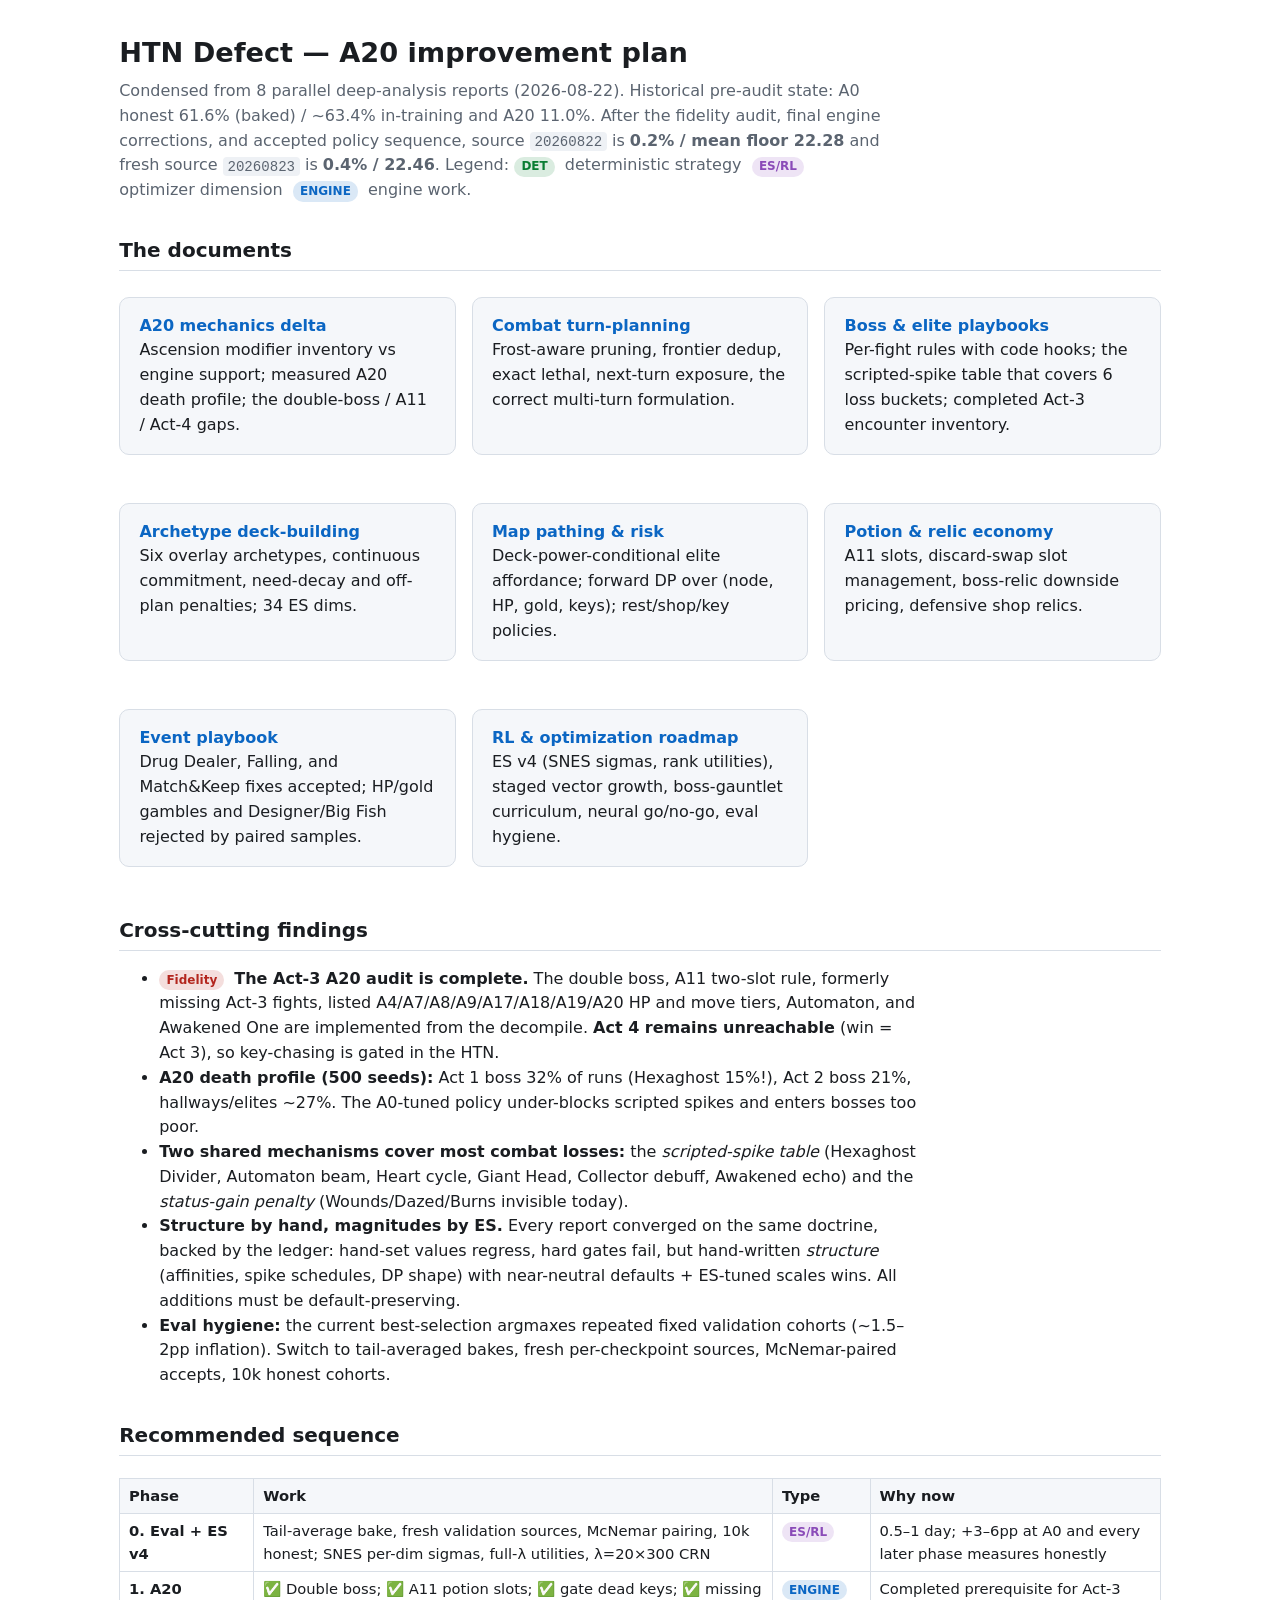
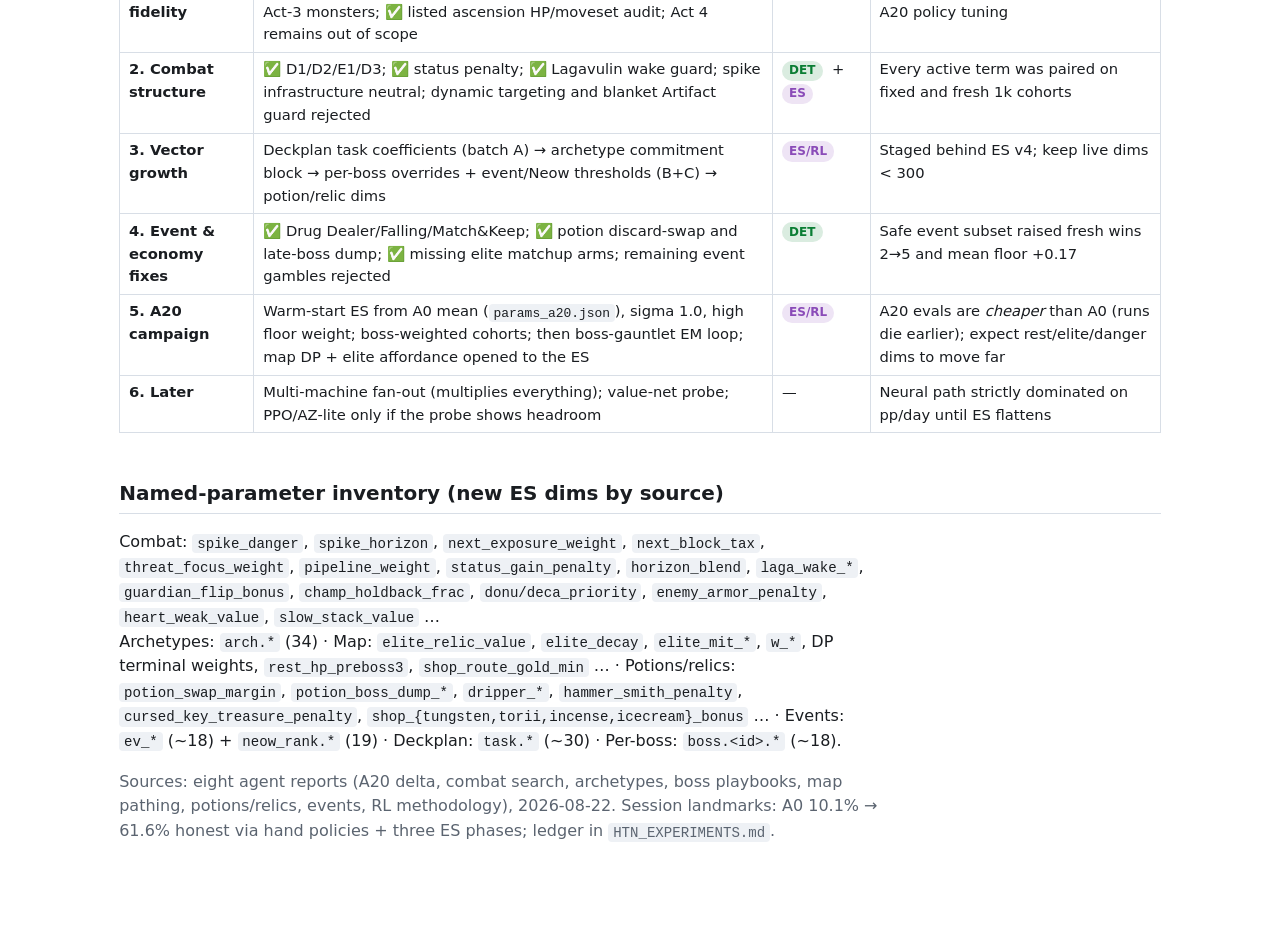
<file: plan/index.html>
<!DOCTYPE html>
<html lang="en">
<head>
<meta charset="utf-8">
<meta name="viewport" content="width=device-width, initial-scale=1">
<title>HTN A20 Improvement Plan</title>
<link rel="stylesheet" href="style.css">
</head>
<body>
<h1>HTN Defect — A20 improvement plan</h1>
<p class="sub">Condensed from 8 parallel deep-analysis reports (2026-08-22). Historical pre-audit state: A0 honest 61.6% (baked) / ~63.4% in-training and A20 11.0%. After the fidelity audit, final engine corrections, and accepted policy sequence, source <code>20260822</code> is <strong>0.2% / mean floor 22.28</strong> and fresh source <code>20260823</code> is <strong>0.4% / 22.46</strong>. Legend: <span class="tag det">DET</span> deterministic strategy &nbsp;<span class="tag rl">ES/RL</span> optimizer dimension &nbsp;<span class="tag eng">ENGINE</span> engine work.</p>

<h2>The documents</h2>
<div class="grid">
<div class="card"><a href="a20-mechanics.html"><strong>A20 mechanics delta</strong></a><br>Ascension modifier inventory vs engine support; measured A20 death profile; the double-boss / A11 / Act-4 gaps.</div>
<div class="card"><a href="combat-search.html"><strong>Combat turn-planning</strong></a><br>Frost-aware pruning, frontier dedup, exact lethal, next-turn exposure, the correct multi-turn formulation.</div>
<div class="card"><a href="boss-playbooks.html"><strong>Boss &amp; elite playbooks</strong></a><br>Per-fight rules with code hooks; the scripted-spike table that covers 6 loss buckets; completed Act-3 encounter inventory.</div>
<div class="card"><a href="archetypes.html"><strong>Archetype deck-building</strong></a><br>Six overlay archetypes, continuous commitment, need-decay and off-plan penalties; 34 ES dims.</div>
<div class="card"><a href="map-pathing.html"><strong>Map pathing &amp; risk</strong></a><br>Deck-power-conditional elite affordance; forward DP over (node, HP, gold, keys); rest/shop/key policies.</div>
<div class="card"><a href="potions-relics.html"><strong>Potion &amp; relic economy</strong></a><br>A11 slots, discard-swap slot management, boss-relic downside pricing, defensive shop relics.</div>
<div class="card"><a href="events.html"><strong>Event playbook</strong></a><br>Drug Dealer, Falling, and Match&amp;Keep fixes accepted; HP/gold gambles and Designer/Big Fish rejected by paired samples.</div>
<div class="card"><a href="rl-roadmap.html"><strong>RL &amp; optimization roadmap</strong></a><br>ES v4 (SNES sigmas, rank utilities), staged vector growth, boss-gauntlet curriculum, neural go/no-go, eval hygiene.</div>
</div>

<h2>Cross-cutting findings</h2>
<ul>
<li><span class="tag warn">Fidelity</span> <strong>The Act-3 A20 audit is complete.</strong> The double boss, A11 two-slot rule, formerly missing Act-3 fights, listed A4/A7/A8/A9/A17/A18/A19/A20 HP and move tiers, Automaton, and Awakened One are implemented from the decompile. <strong>Act 4 remains unreachable</strong> (win = Act 3), so key-chasing is gated in the HTN.</li>
<li><strong>A20 death profile (500 seeds):</strong> Act 1 boss 32% of runs (Hexaghost 15%!), Act 2 boss 21%, hallways/elites ~27%. The A0-tuned policy under-blocks scripted spikes and enters bosses too poor.</li>
<li><strong>Two shared mechanisms cover most combat losses:</strong> the <em>scripted-spike table</em> (Hexaghost Divider, Automaton beam, Heart cycle, Giant Head, Collector debuff, Awakened echo) and the <em>status-gain penalty</em> (Wounds/Dazed/Burns invisible today).</li>
<li><strong>Structure by hand, magnitudes by ES.</strong> Every report converged on the same doctrine, backed by the ledger: hand-set values regress, hard gates fail, but hand-written <em>structure</em> (affinities, spike schedules, DP shape) with near-neutral defaults + ES-tuned scales wins. All additions must be default-preserving.</li>
<li><strong>Eval hygiene:</strong> the current best-selection argmaxes repeated fixed validation cohorts (~1.5–2pp inflation). Switch to tail-averaged bakes, fresh per-checkpoint sources, McNemar-paired accepts, 10k honest cohorts.</li>
</ul>

<h2>Recommended sequence</h2>
<div class="tablewrap"><table>
<tr><th>Phase</th><th>Work</th><th>Type</th><th>Why now</th></tr>
<tr><td><strong>0. Eval + ES v4</strong></td><td>Tail-average bake, fresh validation sources, McNemar pairing, 10k honest; SNES per-dim sigmas, full-λ utilities, λ=20×300 CRN</td><td><span class="tag rl">ES/RL</span></td><td>0.5–1 day; +3–6pp at A0 and every later phase measures honestly</td></tr>
<tr><td><strong>1. A20 fidelity</strong></td><td>✅ Double boss; ✅ A11 potion slots; ✅ gate dead keys; ✅ missing Act-3 monsters; ✅ listed ascension HP/moveset audit; Act 4 remains out of scope</td><td><span class="tag eng">ENGINE</span></td><td>Completed prerequisite for Act-3 A20 policy tuning</td></tr>
<tr><td><strong>2. Combat structure</strong></td><td>✅ D1/D2/E1/D3; ✅ status penalty; ✅ Lagavulin wake guard; spike infrastructure neutral; dynamic targeting and blanket Artifact guard rejected</td><td><span class="tag det">DET</span> + <span class="tag rl">ES</span></td><td>Every active term was paired on fixed and fresh 1k cohorts</td></tr>
<tr><td><strong>3. Vector growth</strong></td><td>Deckplan task coefficients (batch A) → archetype commitment block → per-boss overrides + event/Neow thresholds (B+C) → potion/relic dims</td><td><span class="tag rl">ES/RL</span></td><td>Staged behind ES v4; keep live dims &lt; 300</td></tr>
<tr><td><strong>4. Event &amp; economy fixes</strong></td><td>✅ Drug Dealer/Falling/Match&amp;Keep; ✅ potion discard-swap and late-boss dump; ✅ missing elite matchup arms; remaining event gambles rejected</td><td><span class="tag det">DET</span></td><td>Safe event subset raised fresh wins 2→5 and mean floor +0.17</td></tr>
<tr><td><strong>5. A20 campaign</strong></td><td>Warm-start ES from A0 mean (<code>params_a20.json</code>), sigma 1.0, high floor weight; boss-weighted cohorts; then boss-gauntlet EM loop; map DP + elite affordance opened to the ES</td><td><span class="tag rl">ES/RL</span></td><td>A20 evals are <em>cheaper</em> than A0 (runs die earlier); expect rest/elite/danger dims to move far</td></tr>
<tr><td><strong>6. Later</strong></td><td>Multi-machine fan-out (multiplies everything); value-net probe; PPO/AZ-lite only if the probe shows headroom</td><td>—</td><td>Neural path strictly dominated on pp/day until ES flattens</td></tr>
</table></div>

<h2>Named-parameter inventory (new ES dims by source)</h2>
<p>Combat: <code>spike_danger</code>, <code>spike_horizon</code>, <code>next_exposure_weight</code>, <code>next_block_tax</code>, <code>threat_focus_weight</code>, <code>pipeline_weight</code>, <code>status_gain_penalty</code>, <code>horizon_blend</code>, <code>laga_wake_*</code>, <code>guardian_flip_bonus</code>, <code>champ_holdback_frac</code>, <code>donu/deca_priority</code>, <code>enemy_armor_penalty</code>, <code>heart_weak_value</code>, <code>slow_stack_value</code> …<br>
Archetypes: <code>arch.*</code> (34) · Map: <code>elite_relic_value</code>, <code>elite_decay</code>, <code>elite_mit_*</code>, <code>w_*</code>, DP terminal weights, <code>rest_hp_preboss3</code>, <code>shop_route_gold_min</code> … · Potions/relics: <code>potion_swap_margin</code>, <code>potion_boss_dump_*</code>, <code>dripper_*</code>, <code>hammer_smith_penalty</code>, <code>cursed_key_treasure_penalty</code>, <code>shop_{tungsten,torii,incense,icecream}_bonus</code> … · Events: <code>ev_*</code> (~18) + <code>neow_rank.*</code> (19) · Deckplan: <code>task.*</code> (~30) · Per-boss: <code>boss.&lt;id&gt;.*</code> (~18).</p>

<p class="sub">Sources: eight agent reports (A20 delta, combat search, archetypes, boss playbooks, map pathing, potions/relics, events, RL methodology), 2026-08-22. Session landmarks: A0 10.1% → 61.6% honest via hand policies + three ES phases; ledger in <code>HTN_EXPERIMENTS.md</code>.</p>
</body>
</html>
</file>
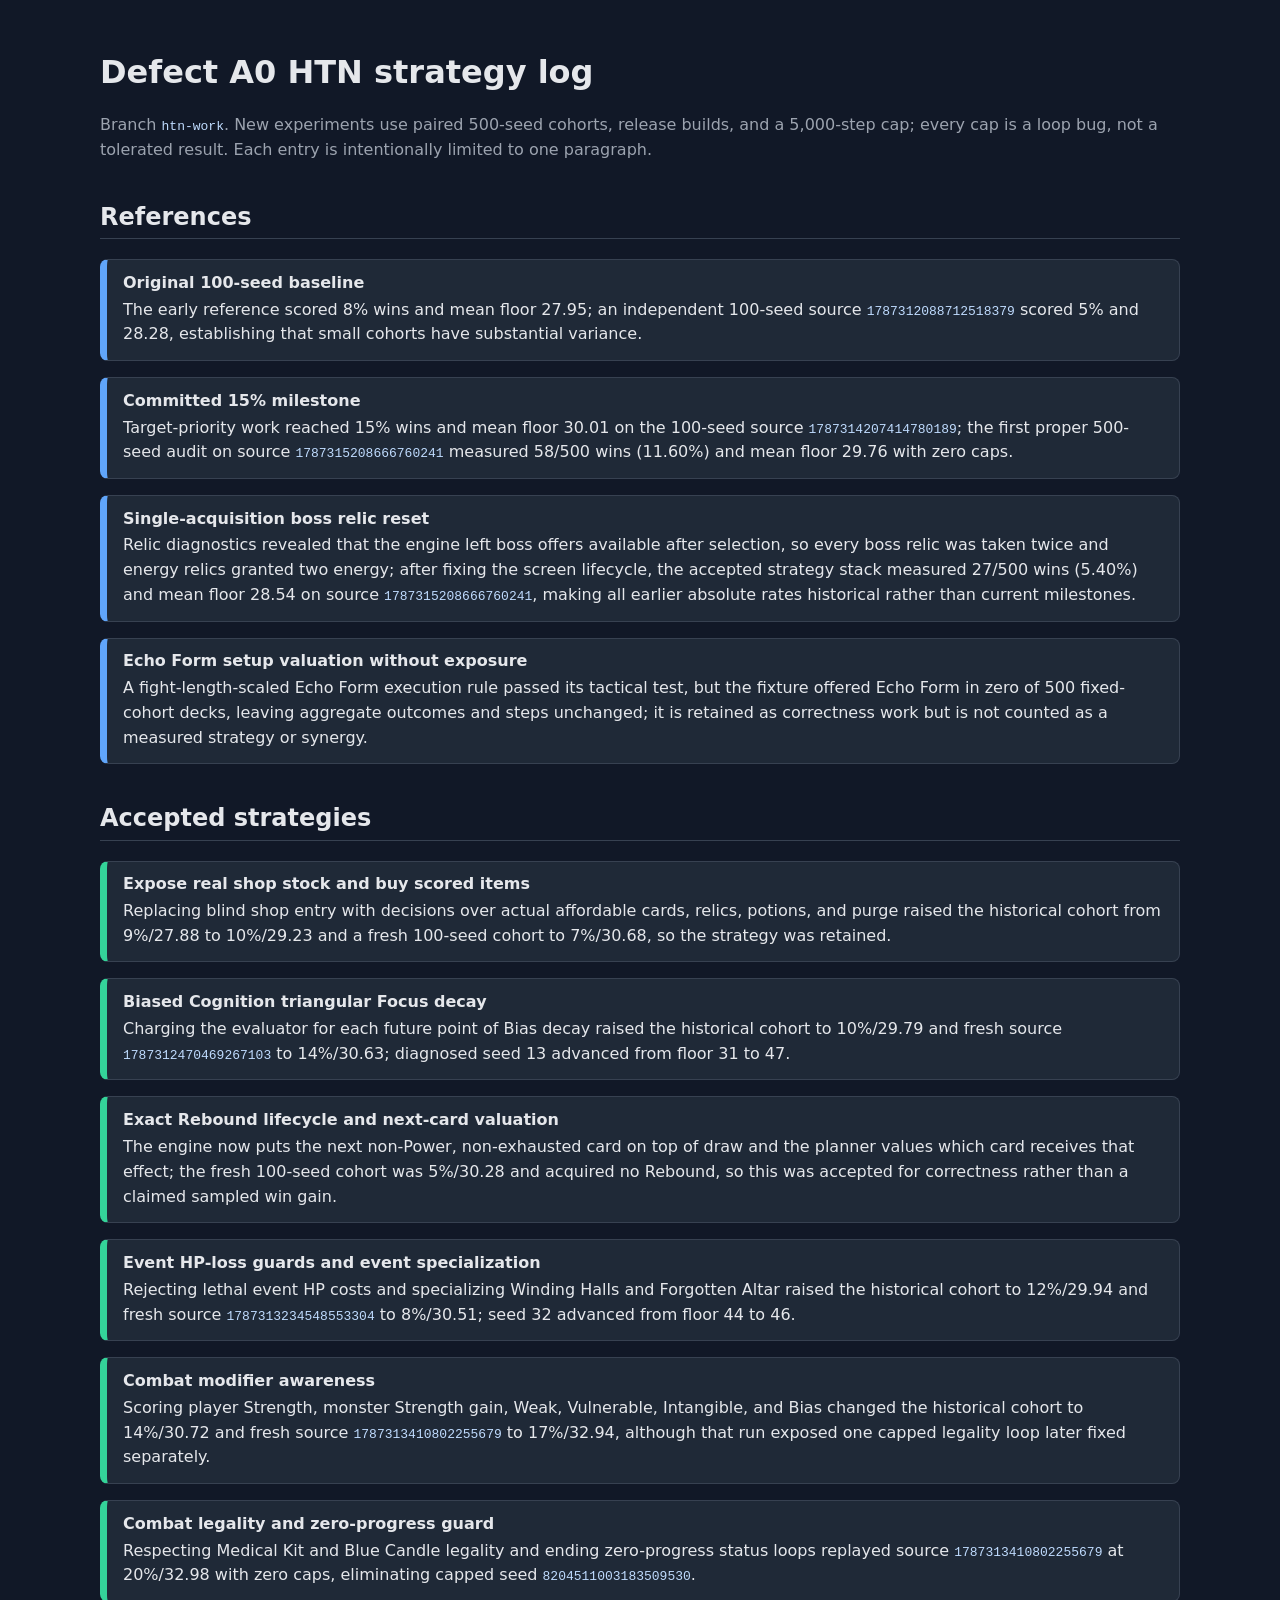
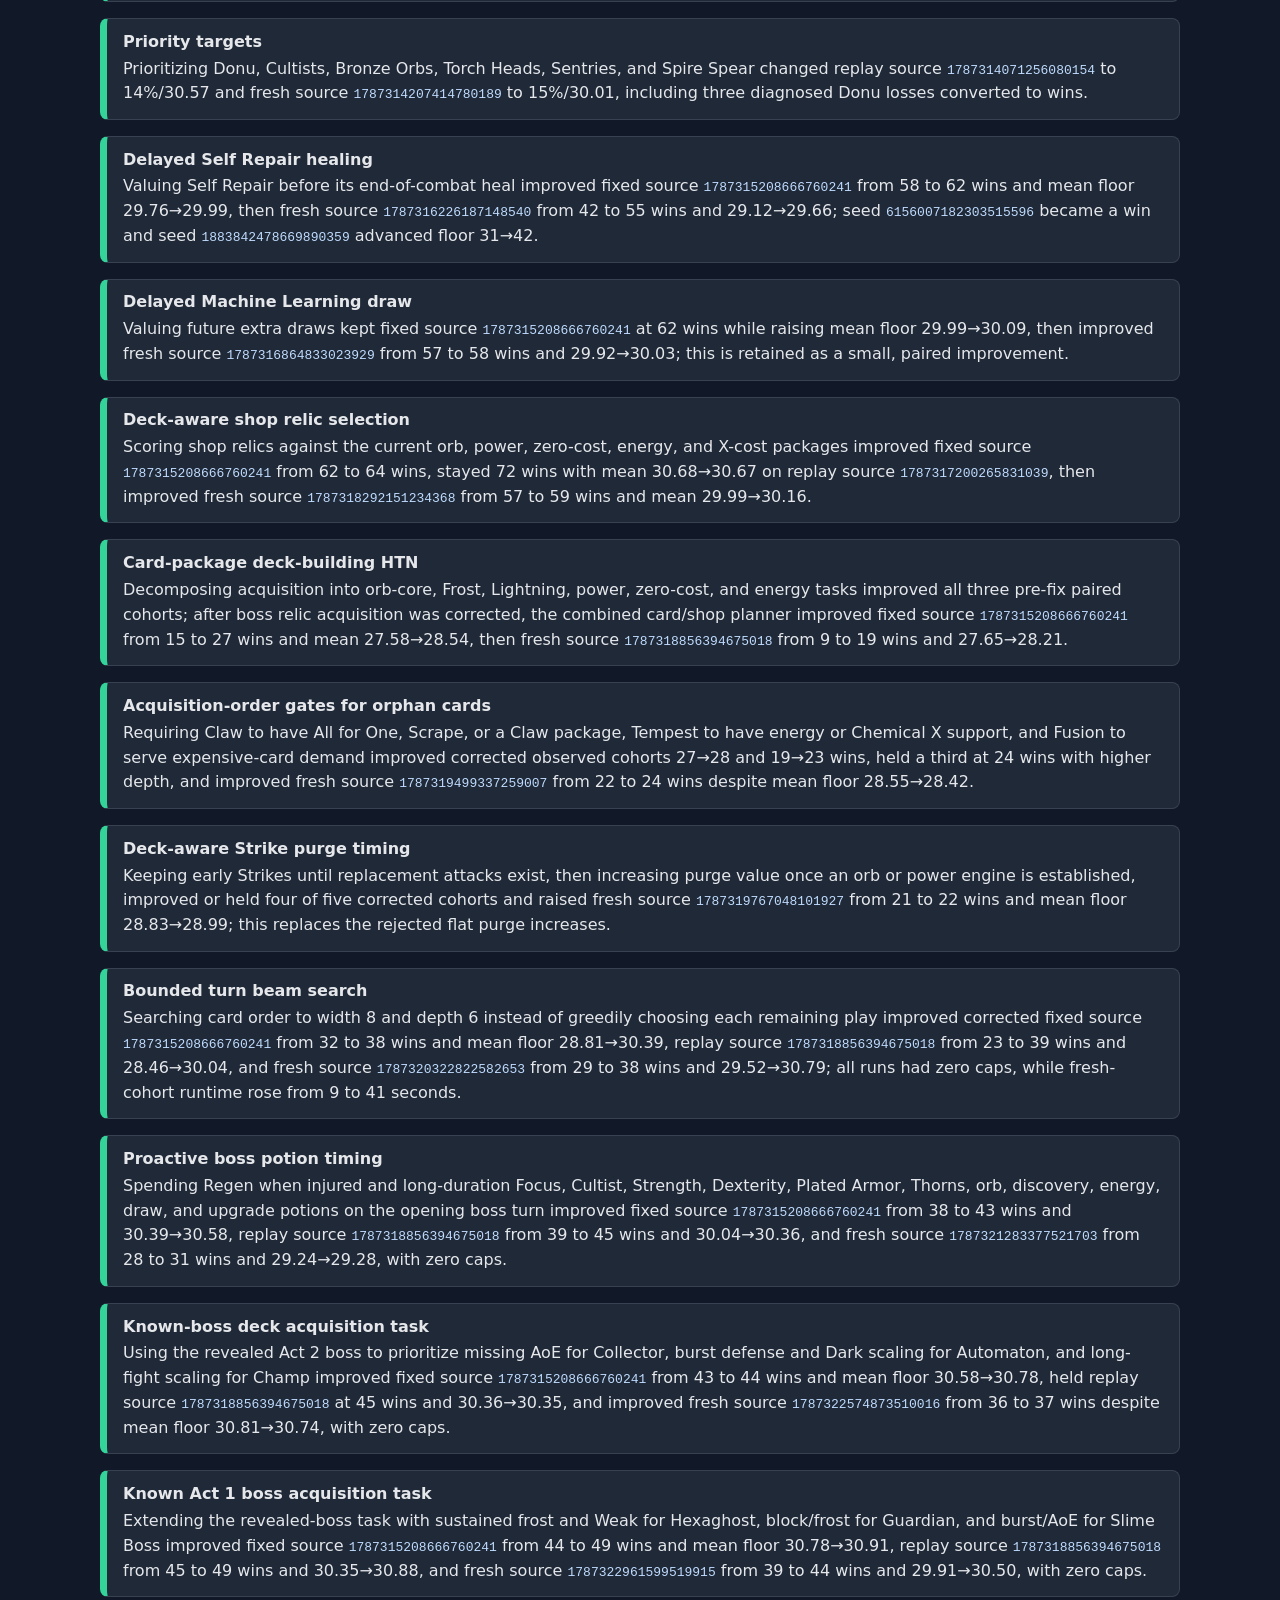
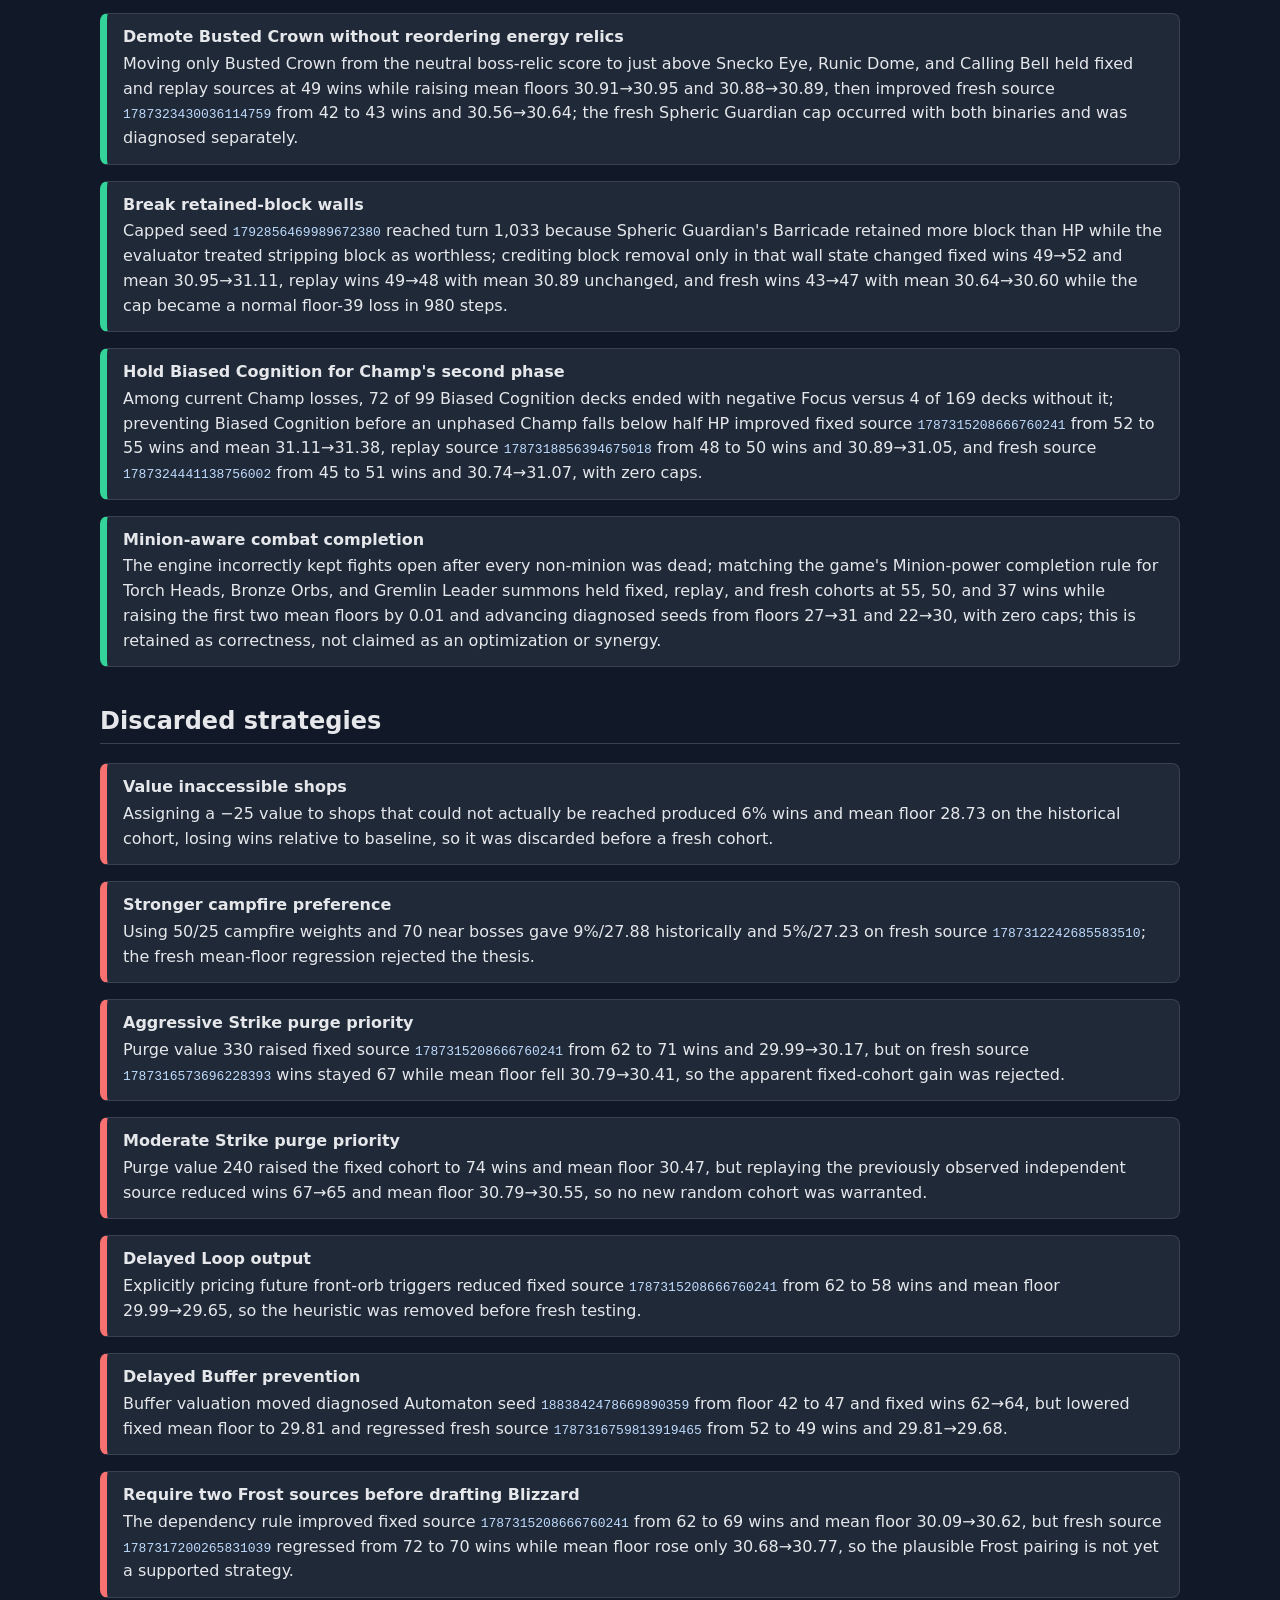
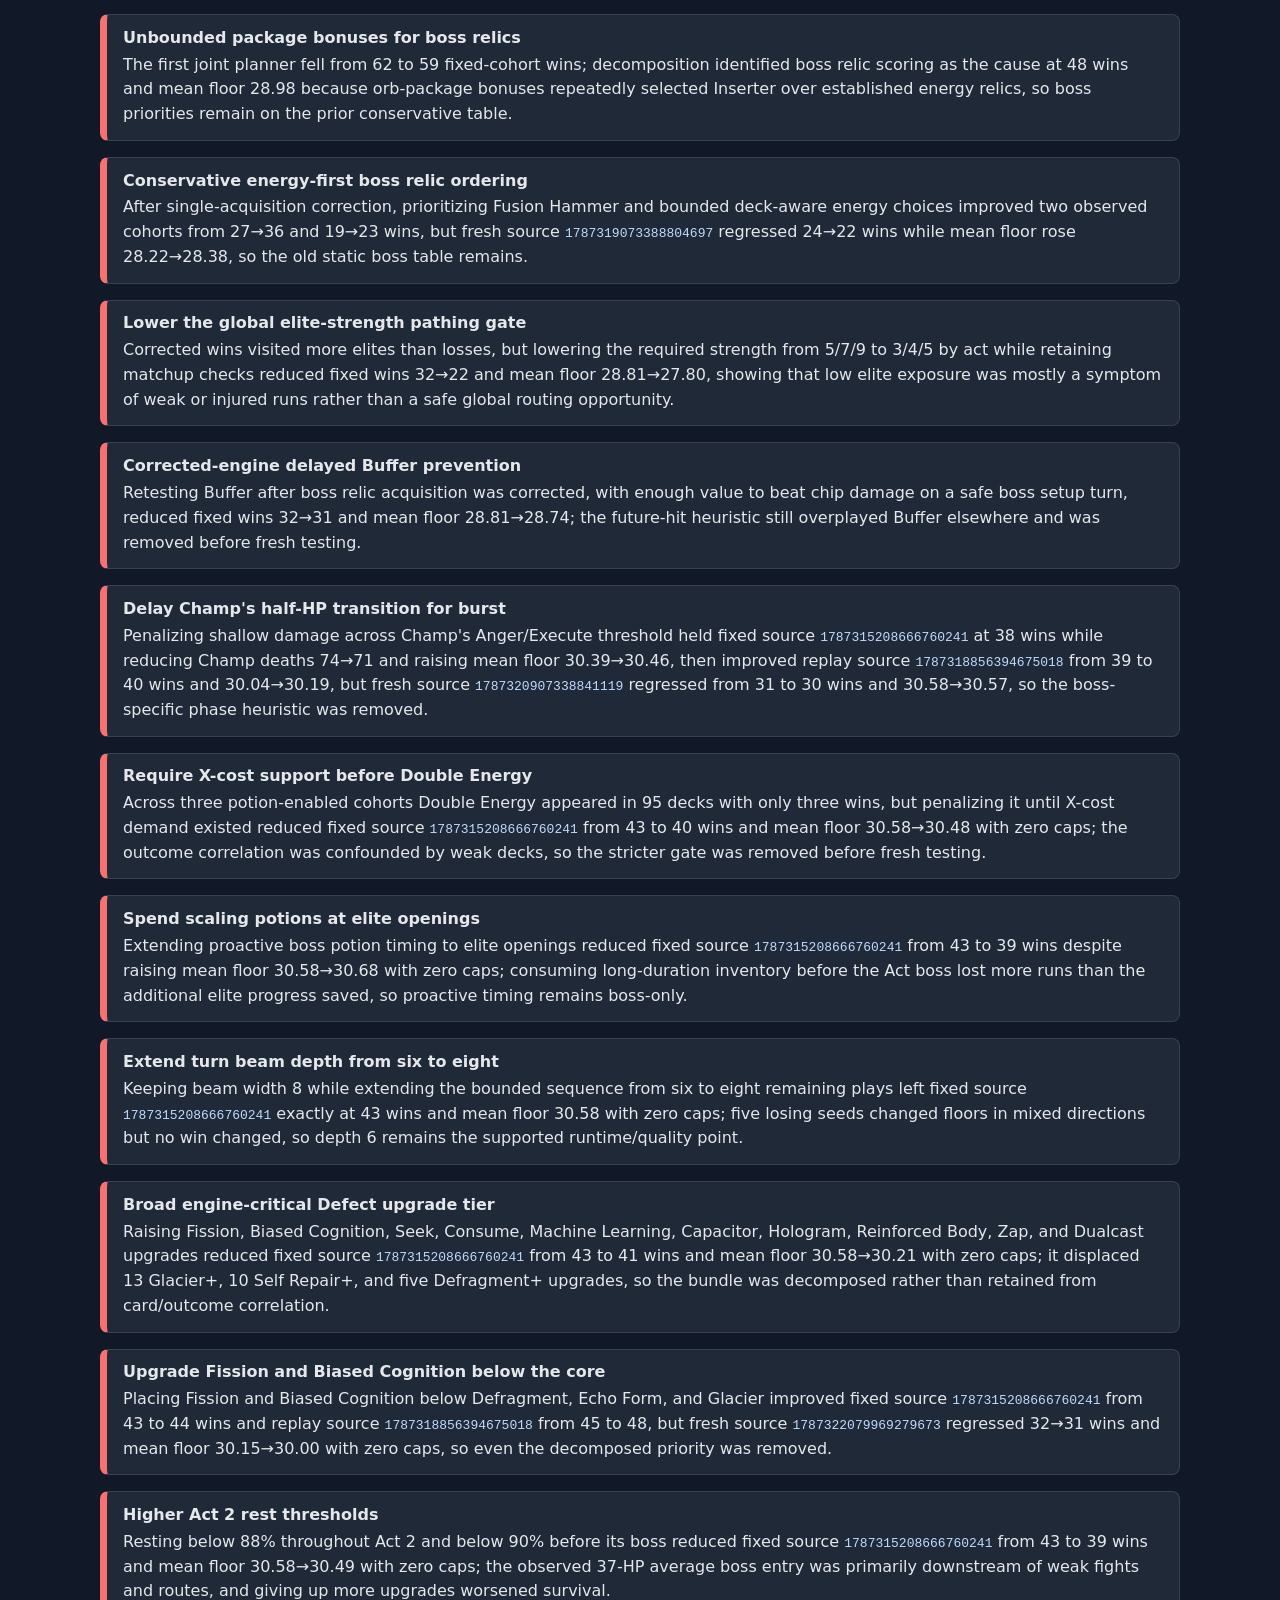
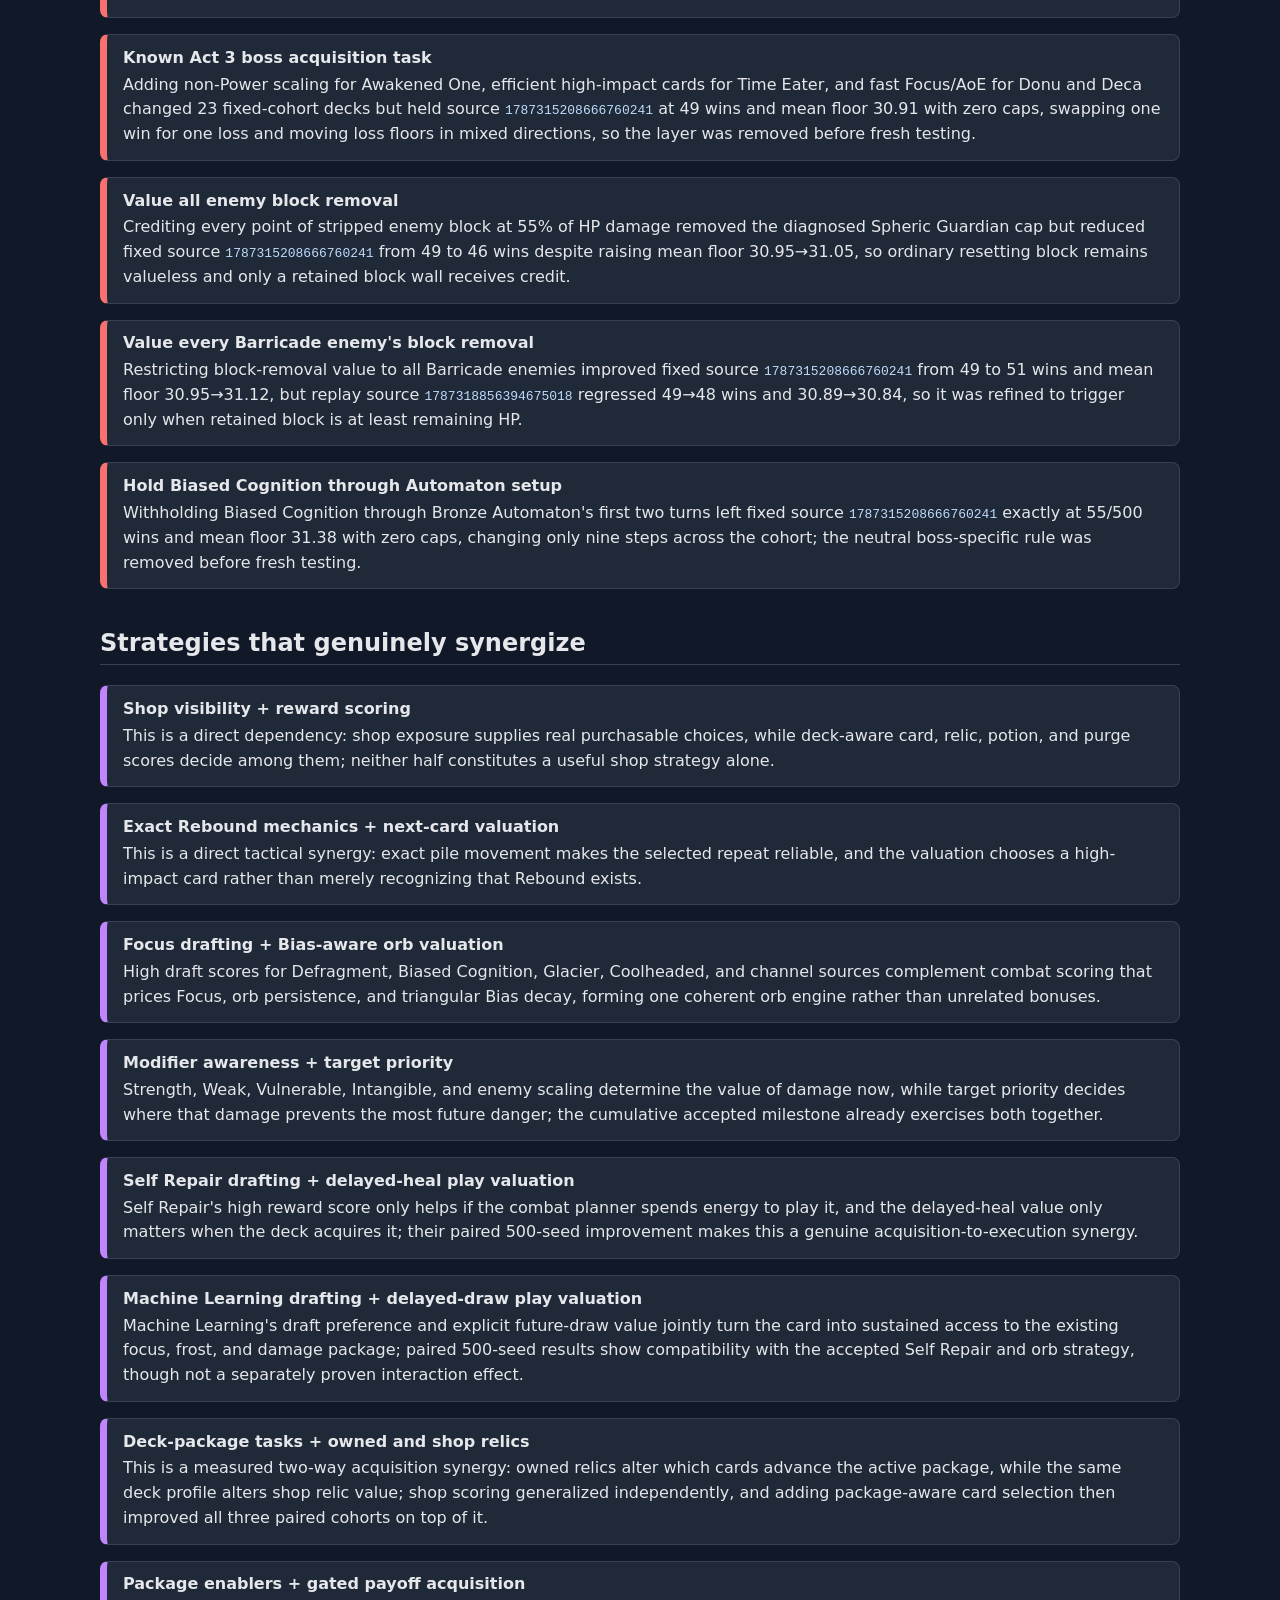
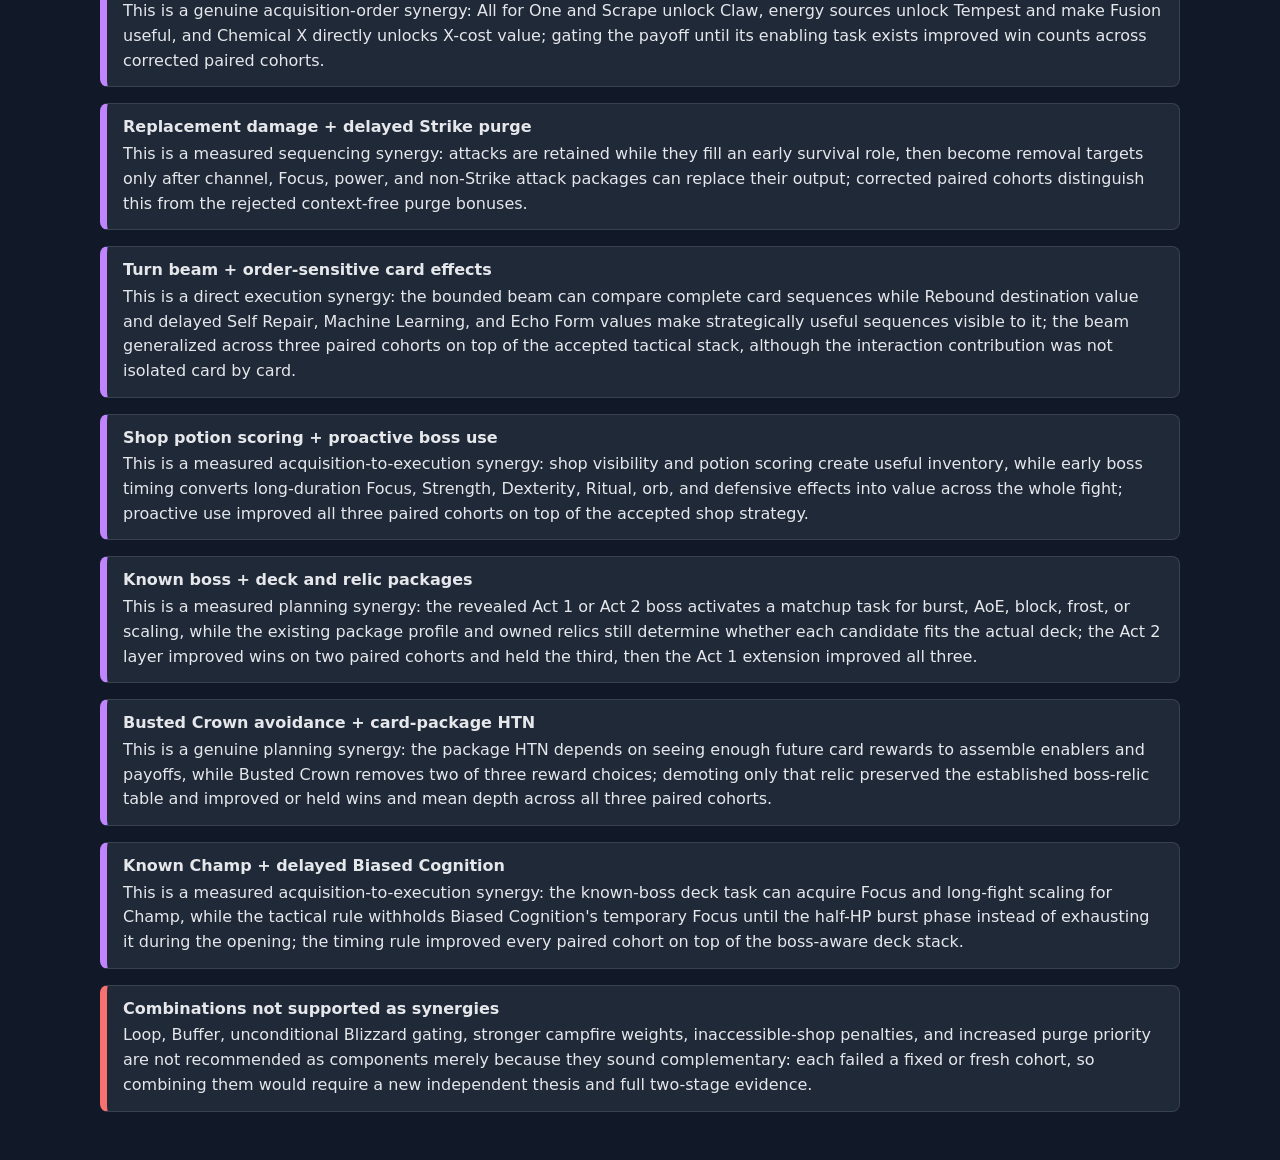
<file: HTN_STRATEGY_LOG.html>
<!doctype html>
<html lang="en">
<head>
  <meta charset="utf-8">
  <meta name="viewport" content="width=device-width, initial-scale=1">
  <title>Defect A0 HTN Strategy Log</title>
  <style>
    :root { color-scheme: dark; font-family: ui-sans-serif, system-ui, sans-serif; background: #111827; color: #e5e7eb; }
    body { max-width: 1080px; margin: 0 auto; padding: 2rem; line-height: 1.55; }
    h1, h2, h3 { line-height: 1.2; }
    h2 { margin-top: 2.5rem; border-bottom: 1px solid #374151; padding-bottom: .4rem; }
    article { border: 1px solid #374151; border-left-width: .45rem; border-radius: .5rem; margin: 1rem 0; padding: .8rem 1rem; background: #1f2937; }
    article.accepted { border-left-color: #34d399; }
    article.rejected { border-left-color: #f87171; }
    article.reference { border-left-color: #60a5fa; }
    article.synergy { border-left-color: #c084fc; }
    article h3 { margin: 0 0 .35rem; font-size: 1rem; }
    article p { margin: 0; }
    code { color: #bfdbfe; }
    .meta { color: #9ca3af; }
  </style>
</head>
<body>
  <header>
    <h1>Defect A0 HTN strategy log</h1>
    <p class="meta">Branch <code>htn-work</code>. New experiments use paired 500-seed cohorts, release builds, and a 5,000-step cap; every cap is a loop bug, not a tolerated result. Each entry is intentionally limited to one paragraph.</p>
  </header>

  <main>
    <section>
      <h2>References</h2>
      <article class="reference"><h3>Original 100-seed baseline</h3><p>The early reference scored 8% wins and mean floor 27.95; an independent 100-seed source <code>1787312088712518379</code> scored 5% and 28.28, establishing that small cohorts have substantial variance.</p></article>
      <article class="reference"><h3>Committed 15% milestone</h3><p>Target-priority work reached 15% wins and mean floor 30.01 on the 100-seed source <code>1787314207414780189</code>; the first proper 500-seed audit on source <code>1787315208666760241</code> measured 58/500 wins (11.60%) and mean floor 29.76 with zero caps.</p></article>
      <article class="reference"><h3>Single-acquisition boss relic reset</h3><p>Relic diagnostics revealed that the engine left boss offers available after selection, so every boss relic was taken twice and energy relics granted two energy; after fixing the screen lifecycle, the accepted strategy stack measured 27/500 wins (5.40%) and mean floor 28.54 on source <code>1787315208666760241</code>, making all earlier absolute rates historical rather than current milestones.</p></article>
      <article class="reference"><h3>Echo Form setup valuation without exposure</h3><p>A fight-length-scaled Echo Form execution rule passed its tactical test, but the fixture offered Echo Form in zero of 500 fixed-cohort decks, leaving aggregate outcomes and steps unchanged; it is retained as correctness work but is not counted as a measured strategy or synergy.</p></article>
    </section>

    <section>
      <h2>Accepted strategies</h2>
      <article class="accepted"><h3>Expose real shop stock and buy scored items</h3><p>Replacing blind shop entry with decisions over actual affordable cards, relics, potions, and purge raised the historical cohort from 9%/27.88 to 10%/29.23 and a fresh 100-seed cohort to 7%/30.68, so the strategy was retained.</p></article>
      <article class="accepted"><h3>Biased Cognition triangular Focus decay</h3><p>Charging the evaluator for each future point of Bias decay raised the historical cohort to 10%/29.79 and fresh source <code>1787312470469267103</code> to 14%/30.63; diagnosed seed 13 advanced from floor 31 to 47.</p></article>
      <article class="accepted"><h3>Exact Rebound lifecycle and next-card valuation</h3><p>The engine now puts the next non-Power, non-exhausted card on top of draw and the planner values which card receives that effect; the fresh 100-seed cohort was 5%/30.28 and acquired no Rebound, so this was accepted for correctness rather than a claimed sampled win gain.</p></article>
      <article class="accepted"><h3>Event HP-loss guards and event specialization</h3><p>Rejecting lethal event HP costs and specializing Winding Halls and Forgotten Altar raised the historical cohort to 12%/29.94 and fresh source <code>1787313234548553304</code> to 8%/30.51; seed 32 advanced from floor 44 to 46.</p></article>
      <article class="accepted"><h3>Combat modifier awareness</h3><p>Scoring player Strength, monster Strength gain, Weak, Vulnerable, Intangible, and Bias changed the historical cohort to 14%/30.72 and fresh source <code>1787313410802255679</code> to 17%/32.94, although that run exposed one capped legality loop later fixed separately.</p></article>
      <article class="accepted"><h3>Combat legality and zero-progress guard</h3><p>Respecting Medical Kit and Blue Candle legality and ending zero-progress status loops replayed source <code>1787313410802255679</code> at 20%/32.98 with zero caps, eliminating capped seed <code>8204511003183509530</code>.</p></article>
      <article class="accepted"><h3>Priority targets</h3><p>Prioritizing Donu, Cultists, Bronze Orbs, Torch Heads, Sentries, and Spire Spear changed replay source <code>1787314071256080154</code> to 14%/30.57 and fresh source <code>1787314207414780189</code> to 15%/30.01, including three diagnosed Donu losses converted to wins.</p></article>
      <article class="accepted"><h3>Delayed Self Repair healing</h3><p>Valuing Self Repair before its end-of-combat heal improved fixed source <code>1787315208666760241</code> from 58 to 62 wins and mean floor 29.76→29.99, then fresh source <code>1787316226187148540</code> from 42 to 55 wins and 29.12→29.66; seed <code>6156007182303515596</code> became a win and seed <code>1883842478669890359</code> advanced floor 31→42.</p></article>
      <article class="accepted"><h3>Delayed Machine Learning draw</h3><p>Valuing future extra draws kept fixed source <code>1787315208666760241</code> at 62 wins while raising mean floor 29.99→30.09, then improved fresh source <code>1787316864833023929</code> from 57 to 58 wins and 29.92→30.03; this is retained as a small, paired improvement.</p></article>
      <article class="accepted"><h3>Deck-aware shop relic selection</h3><p>Scoring shop relics against the current orb, power, zero-cost, energy, and X-cost packages improved fixed source <code>1787315208666760241</code> from 62 to 64 wins, stayed 72 wins with mean 30.68→30.67 on replay source <code>1787317200265831039</code>, then improved fresh source <code>1787318292151234368</code> from 57 to 59 wins and mean 29.99→30.16.</p></article>
      <article class="accepted"><h3>Card-package deck-building HTN</h3><p>Decomposing acquisition into orb-core, Frost, Lightning, power, zero-cost, and energy tasks improved all three pre-fix paired cohorts; after boss relic acquisition was corrected, the combined card/shop planner improved fixed source <code>1787315208666760241</code> from 15 to 27 wins and mean 27.58→28.54, then fresh source <code>1787318856394675018</code> from 9 to 19 wins and 27.65→28.21.</p></article>
      <article class="accepted"><h3>Acquisition-order gates for orphan cards</h3><p>Requiring Claw to have All for One, Scrape, or a Claw package, Tempest to have energy or Chemical X support, and Fusion to serve expensive-card demand improved corrected observed cohorts 27→28 and 19→23 wins, held a third at 24 wins with higher depth, and improved fresh source <code>1787319499337259007</code> from 22 to 24 wins despite mean floor 28.55→28.42.</p></article>
      <article class="accepted"><h3>Deck-aware Strike purge timing</h3><p>Keeping early Strikes until replacement attacks exist, then increasing purge value once an orb or power engine is established, improved or held four of five corrected cohorts and raised fresh source <code>1787319767048101927</code> from 21 to 22 wins and mean floor 28.83→28.99; this replaces the rejected flat purge increases.</p></article>
      <article class="accepted"><h3>Bounded turn beam search</h3><p>Searching card order to width 8 and depth 6 instead of greedily choosing each remaining play improved corrected fixed source <code>1787315208666760241</code> from 32 to 38 wins and mean floor 28.81→30.39, replay source <code>1787318856394675018</code> from 23 to 39 wins and 28.46→30.04, and fresh source <code>1787320322822582653</code> from 29 to 38 wins and 29.52→30.79; all runs had zero caps, while fresh-cohort runtime rose from 9 to 41 seconds.</p></article>
      <article class="accepted"><h3>Proactive boss potion timing</h3><p>Spending Regen when injured and long-duration Focus, Cultist, Strength, Dexterity, Plated Armor, Thorns, orb, discovery, energy, draw, and upgrade potions on the opening boss turn improved fixed source <code>1787315208666760241</code> from 38 to 43 wins and 30.39→30.58, replay source <code>1787318856394675018</code> from 39 to 45 wins and 30.04→30.36, and fresh source <code>1787321283377521703</code> from 28 to 31 wins and 29.24→29.28, with zero caps.</p></article>
      <article class="accepted"><h3>Known-boss deck acquisition task</h3><p>Using the revealed Act 2 boss to prioritize missing AoE for Collector, burst defense and Dark scaling for Automaton, and long-fight scaling for Champ improved fixed source <code>1787315208666760241</code> from 43 to 44 wins and mean floor 30.58→30.78, held replay source <code>1787318856394675018</code> at 45 wins and 30.36→30.35, and improved fresh source <code>1787322574873510016</code> from 36 to 37 wins despite mean floor 30.81→30.74, with zero caps.</p></article>
      <article class="accepted"><h3>Known Act 1 boss acquisition task</h3><p>Extending the revealed-boss task with sustained frost and Weak for Hexaghost, block/frost for Guardian, and burst/AoE for Slime Boss improved fixed source <code>1787315208666760241</code> from 44 to 49 wins and mean floor 30.78→30.91, replay source <code>1787318856394675018</code> from 45 to 49 wins and 30.35→30.88, and fresh source <code>1787322961599519915</code> from 39 to 44 wins and 29.91→30.50, with zero caps.</p></article>
      <article class="accepted"><h3>Demote Busted Crown without reordering energy relics</h3><p>Moving only Busted Crown from the neutral boss-relic score to just above Snecko Eye, Runic Dome, and Calling Bell held fixed and replay sources at 49 wins while raising mean floors 30.91→30.95 and 30.88→30.89, then improved fresh source <code>1787323430036114759</code> from 42 to 43 wins and 30.56→30.64; the fresh Spheric Guardian cap occurred with both binaries and was diagnosed separately.</p></article>
      <article class="accepted"><h3>Break retained-block walls</h3><p>Capped seed <code>1792856469989672380</code> reached turn 1,033 because Spheric Guardian's Barricade retained more block than HP while the evaluator treated stripping block as worthless; crediting block removal only in that wall state changed fixed wins 49→52 and mean 30.95→31.11, replay wins 49→48 with mean 30.89 unchanged, and fresh wins 43→47 with mean 30.64→30.60 while the cap became a normal floor-39 loss in 980 steps.</p></article>
      <article class="accepted"><h3>Hold Biased Cognition for Champ's second phase</h3><p>Among current Champ losses, 72 of 99 Biased Cognition decks ended with negative Focus versus 4 of 169 decks without it; preventing Biased Cognition before an unphased Champ falls below half HP improved fixed source <code>1787315208666760241</code> from 52 to 55 wins and mean 31.11→31.38, replay source <code>1787318856394675018</code> from 48 to 50 wins and 30.89→31.05, and fresh source <code>1787324441138756002</code> from 45 to 51 wins and 30.74→31.07, with zero caps.</p></article>
      <article class="accepted"><h3>Minion-aware combat completion</h3><p>The engine incorrectly kept fights open after every non-minion was dead; matching the game's Minion-power completion rule for Torch Heads, Bronze Orbs, and Gremlin Leader summons held fixed, replay, and fresh cohorts at 55, 50, and 37 wins while raising the first two mean floors by 0.01 and advancing diagnosed seeds from floors 27→31 and 22→30, with zero caps; this is retained as correctness, not claimed as an optimization or synergy.</p></article>
    </section>

    <section>
      <h2>Discarded strategies</h2>
      <article class="rejected"><h3>Value inaccessible shops</h3><p>Assigning a −25 value to shops that could not actually be reached produced 6% wins and mean floor 28.73 on the historical cohort, losing wins relative to baseline, so it was discarded before a fresh cohort.</p></article>
      <article class="rejected"><h3>Stronger campfire preference</h3><p>Using 50/25 campfire weights and 70 near bosses gave 9%/27.88 historically and 5%/27.23 on fresh source <code>1787312242685583510</code>; the fresh mean-floor regression rejected the thesis.</p></article>
      <article class="rejected"><h3>Aggressive Strike purge priority</h3><p>Purge value 330 raised fixed source <code>1787315208666760241</code> from 62 to 71 wins and 29.99→30.17, but on fresh source <code>1787316573696228393</code> wins stayed 67 while mean floor fell 30.79→30.41, so the apparent fixed-cohort gain was rejected.</p></article>
      <article class="rejected"><h3>Moderate Strike purge priority</h3><p>Purge value 240 raised the fixed cohort to 74 wins and mean floor 30.47, but replaying the previously observed independent source reduced wins 67→65 and mean floor 30.79→30.55, so no new random cohort was warranted.</p></article>
      <article class="rejected"><h3>Delayed Loop output</h3><p>Explicitly pricing future front-orb triggers reduced fixed source <code>1787315208666760241</code> from 62 to 58 wins and mean floor 29.99→29.65, so the heuristic was removed before fresh testing.</p></article>
      <article class="rejected"><h3>Delayed Buffer prevention</h3><p>Buffer valuation moved diagnosed Automaton seed <code>1883842478669890359</code> from floor 42 to 47 and fixed wins 62→64, but lowered fixed mean floor to 29.81 and regressed fresh source <code>1787316759813919465</code> from 52 to 49 wins and 29.81→29.68.</p></article>
      <article class="rejected"><h3>Require two Frost sources before drafting Blizzard</h3><p>The dependency rule improved fixed source <code>1787315208666760241</code> from 62 to 69 wins and mean floor 30.09→30.62, but fresh source <code>1787317200265831039</code> regressed from 72 to 70 wins while mean floor rose only 30.68→30.77, so the plausible Frost pairing is not yet a supported strategy.</p></article>
      <article class="rejected"><h3>Unbounded package bonuses for boss relics</h3><p>The first joint planner fell from 62 to 59 fixed-cohort wins; decomposition identified boss relic scoring as the cause at 48 wins and mean floor 28.98 because orb-package bonuses repeatedly selected Inserter over established energy relics, so boss priorities remain on the prior conservative table.</p></article>
      <article class="rejected"><h3>Conservative energy-first boss relic ordering</h3><p>After single-acquisition correction, prioritizing Fusion Hammer and bounded deck-aware energy choices improved two observed cohorts from 27→36 and 19→23 wins, but fresh source <code>1787319073388804697</code> regressed 24→22 wins while mean floor rose 28.22→28.38, so the old static boss table remains.</p></article>
      <article class="rejected"><h3>Lower the global elite-strength pathing gate</h3><p>Corrected wins visited more elites than losses, but lowering the required strength from 5/7/9 to 3/4/5 by act while retaining matchup checks reduced fixed wins 32→22 and mean floor 28.81→27.80, showing that low elite exposure was mostly a symptom of weak or injured runs rather than a safe global routing opportunity.</p></article>
      <article class="rejected"><h3>Corrected-engine delayed Buffer prevention</h3><p>Retesting Buffer after boss relic acquisition was corrected, with enough value to beat chip damage on a safe boss setup turn, reduced fixed wins 32→31 and mean floor 28.81→28.74; the future-hit heuristic still overplayed Buffer elsewhere and was removed before fresh testing.</p></article>
      <article class="rejected"><h3>Delay Champ's half-HP transition for burst</h3><p>Penalizing shallow damage across Champ's Anger/Execute threshold held fixed source <code>1787315208666760241</code> at 38 wins while reducing Champ deaths 74→71 and raising mean floor 30.39→30.46, then improved replay source <code>1787318856394675018</code> from 39 to 40 wins and 30.04→30.19, but fresh source <code>1787320907338841119</code> regressed from 31 to 30 wins and 30.58→30.57, so the boss-specific phase heuristic was removed.</p></article>
      <article class="rejected"><h3>Require X-cost support before Double Energy</h3><p>Across three potion-enabled cohorts Double Energy appeared in 95 decks with only three wins, but penalizing it until X-cost demand existed reduced fixed source <code>1787315208666760241</code> from 43 to 40 wins and mean floor 30.58→30.48 with zero caps; the outcome correlation was confounded by weak decks, so the stricter gate was removed before fresh testing.</p></article>
      <article class="rejected"><h3>Spend scaling potions at elite openings</h3><p>Extending proactive boss potion timing to elite openings reduced fixed source <code>1787315208666760241</code> from 43 to 39 wins despite raising mean floor 30.58→30.68 with zero caps; consuming long-duration inventory before the Act boss lost more runs than the additional elite progress saved, so proactive timing remains boss-only.</p></article>
      <article class="rejected"><h3>Extend turn beam depth from six to eight</h3><p>Keeping beam width 8 while extending the bounded sequence from six to eight remaining plays left fixed source <code>1787315208666760241</code> exactly at 43 wins and mean floor 30.58 with zero caps; five losing seeds changed floors in mixed directions but no win changed, so depth 6 remains the supported runtime/quality point.</p></article>
      <article class="rejected"><h3>Broad engine-critical Defect upgrade tier</h3><p>Raising Fission, Biased Cognition, Seek, Consume, Machine Learning, Capacitor, Hologram, Reinforced Body, Zap, and Dualcast upgrades reduced fixed source <code>1787315208666760241</code> from 43 to 41 wins and mean floor 30.58→30.21 with zero caps; it displaced 13 Glacier+, 10 Self Repair+, and five Defragment+ upgrades, so the bundle was decomposed rather than retained from card/outcome correlation.</p></article>
      <article class="rejected"><h3>Upgrade Fission and Biased Cognition below the core</h3><p>Placing Fission and Biased Cognition below Defragment, Echo Form, and Glacier improved fixed source <code>1787315208666760241</code> from 43 to 44 wins and replay source <code>1787318856394675018</code> from 45 to 48, but fresh source <code>1787322079969279673</code> regressed 32→31 wins and mean floor 30.15→30.00 with zero caps, so even the decomposed priority was removed.</p></article>
      <article class="rejected"><h3>Higher Act 2 rest thresholds</h3><p>Resting below 88% throughout Act 2 and below 90% before its boss reduced fixed source <code>1787315208666760241</code> from 43 to 39 wins and mean floor 30.58→30.49 with zero caps; the observed 37-HP average boss entry was primarily downstream of weak fights and routes, and giving up more upgrades worsened survival.</p></article>
      <article class="rejected"><h3>Known Act 3 boss acquisition task</h3><p>Adding non-Power scaling for Awakened One, efficient high-impact cards for Time Eater, and fast Focus/AoE for Donu and Deca changed 23 fixed-cohort decks but held source <code>1787315208666760241</code> at 49 wins and mean floor 30.91 with zero caps, swapping one win for one loss and moving loss floors in mixed directions, so the layer was removed before fresh testing.</p></article>
      <article class="rejected"><h3>Value all enemy block removal</h3><p>Crediting every point of stripped enemy block at 55% of HP damage removed the diagnosed Spheric Guardian cap but reduced fixed source <code>1787315208666760241</code> from 49 to 46 wins despite raising mean floor 30.95→31.05, so ordinary resetting block remains valueless and only a retained block wall receives credit.</p></article>
      <article class="rejected"><h3>Value every Barricade enemy's block removal</h3><p>Restricting block-removal value to all Barricade enemies improved fixed source <code>1787315208666760241</code> from 49 to 51 wins and mean floor 30.95→31.12, but replay source <code>1787318856394675018</code> regressed 49→48 wins and 30.89→30.84, so it was refined to trigger only when retained block is at least remaining HP.</p></article>
      <article class="rejected"><h3>Hold Biased Cognition through Automaton setup</h3><p>Withholding Biased Cognition through Bronze Automaton's first two turns left fixed source <code>1787315208666760241</code> exactly at 55/500 wins and mean floor 31.38 with zero caps, changing only nine steps across the cohort; the neutral boss-specific rule was removed before fresh testing.</p></article>
    </section>

    <section>
      <h2>Strategies that genuinely synergize</h2>
      <article class="synergy"><h3>Shop visibility + reward scoring</h3><p>This is a direct dependency: shop exposure supplies real purchasable choices, while deck-aware card, relic, potion, and purge scores decide among them; neither half constitutes a useful shop strategy alone.</p></article>
      <article class="synergy"><h3>Exact Rebound mechanics + next-card valuation</h3><p>This is a direct tactical synergy: exact pile movement makes the selected repeat reliable, and the valuation chooses a high-impact card rather than merely recognizing that Rebound exists.</p></article>
      <article class="synergy"><h3>Focus drafting + Bias-aware orb valuation</h3><p>High draft scores for Defragment, Biased Cognition, Glacier, Coolheaded, and channel sources complement combat scoring that prices Focus, orb persistence, and triangular Bias decay, forming one coherent orb engine rather than unrelated bonuses.</p></article>
      <article class="synergy"><h3>Modifier awareness + target priority</h3><p>Strength, Weak, Vulnerable, Intangible, and enemy scaling determine the value of damage now, while target priority decides where that damage prevents the most future danger; the cumulative accepted milestone already exercises both together.</p></article>
      <article class="synergy"><h3>Self Repair drafting + delayed-heal play valuation</h3><p>Self Repair's high reward score only helps if the combat planner spends energy to play it, and the delayed-heal value only matters when the deck acquires it; their paired 500-seed improvement makes this a genuine acquisition-to-execution synergy.</p></article>
      <article class="synergy"><h3>Machine Learning drafting + delayed-draw play valuation</h3><p>Machine Learning's draft preference and explicit future-draw value jointly turn the card into sustained access to the existing focus, frost, and damage package; paired 500-seed results show compatibility with the accepted Self Repair and orb strategy, though not a separately proven interaction effect.</p></article>
      <article class="synergy"><h3>Deck-package tasks + owned and shop relics</h3><p>This is a measured two-way acquisition synergy: owned relics alter which cards advance the active package, while the same deck profile alters shop relic value; shop scoring generalized independently, and adding package-aware card selection then improved all three paired cohorts on top of it.</p></article>
      <article class="synergy"><h3>Package enablers + gated payoff acquisition</h3><p>This is a genuine acquisition-order synergy: All for One and Scrape unlock Claw, energy sources unlock Tempest and make Fusion useful, and Chemical X directly unlocks X-cost value; gating the payoff until its enabling task exists improved win counts across corrected paired cohorts.</p></article>
      <article class="synergy"><h3>Replacement damage + delayed Strike purge</h3><p>This is a measured sequencing synergy: attacks are retained while they fill an early survival role, then become removal targets only after channel, Focus, power, and non-Strike attack packages can replace their output; corrected paired cohorts distinguish this from the rejected context-free purge bonuses.</p></article>
      <article class="synergy"><h3>Turn beam + order-sensitive card effects</h3><p>This is a direct execution synergy: the bounded beam can compare complete card sequences while Rebound destination value and delayed Self Repair, Machine Learning, and Echo Form values make strategically useful sequences visible to it; the beam generalized across three paired cohorts on top of the accepted tactical stack, although the interaction contribution was not isolated card by card.</p></article>
      <article class="synergy"><h3>Shop potion scoring + proactive boss use</h3><p>This is a measured acquisition-to-execution synergy: shop visibility and potion scoring create useful inventory, while early boss timing converts long-duration Focus, Strength, Dexterity, Ritual, orb, and defensive effects into value across the whole fight; proactive use improved all three paired cohorts on top of the accepted shop strategy.</p></article>
      <article class="synergy"><h3>Known boss + deck and relic packages</h3><p>This is a measured planning synergy: the revealed Act 1 or Act 2 boss activates a matchup task for burst, AoE, block, frost, or scaling, while the existing package profile and owned relics still determine whether each candidate fits the actual deck; the Act 2 layer improved wins on two paired cohorts and held the third, then the Act 1 extension improved all three.</p></article>
      <article class="synergy"><h3>Busted Crown avoidance + card-package HTN</h3><p>This is a genuine planning synergy: the package HTN depends on seeing enough future card rewards to assemble enablers and payoffs, while Busted Crown removes two of three reward choices; demoting only that relic preserved the established boss-relic table and improved or held wins and mean depth across all three paired cohorts.</p></article>
      <article class="synergy"><h3>Known Champ + delayed Biased Cognition</h3><p>This is a measured acquisition-to-execution synergy: the known-boss deck task can acquire Focus and long-fight scaling for Champ, while the tactical rule withholds Biased Cognition's temporary Focus until the half-HP burst phase instead of exhausting it during the opening; the timing rule improved every paired cohort on top of the boss-aware deck stack.</p></article>
      <article class="rejected"><h3>Combinations not supported as synergies</h3><p>Loop, Buffer, unconditional Blizzard gating, stronger campfire weights, inaccessible-shop penalties, and increased purge priority are not recommended as components merely because they sound complementary: each failed a fixed or fresh cohort, so combining them would require a new independent thesis and full two-stage evidence.</p></article>
    </section>
  </main>
</body>
</html>
</file>
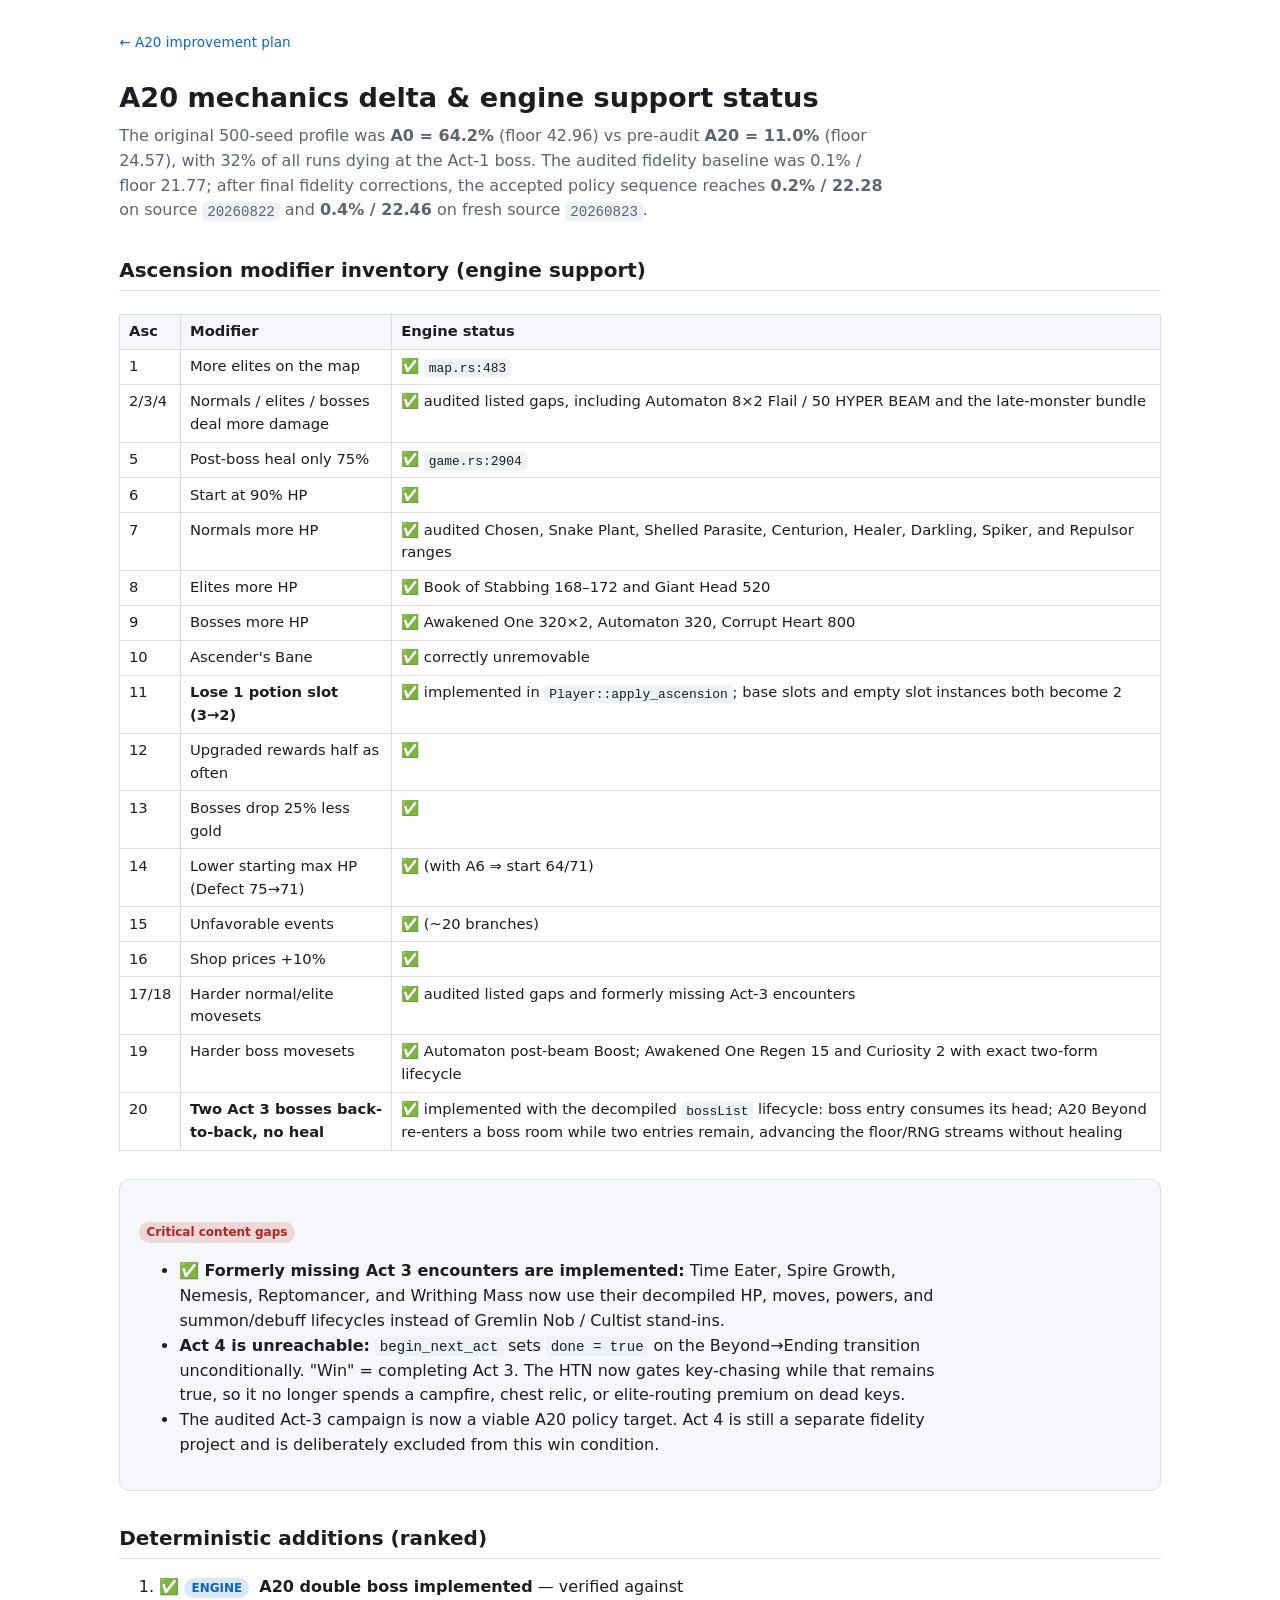
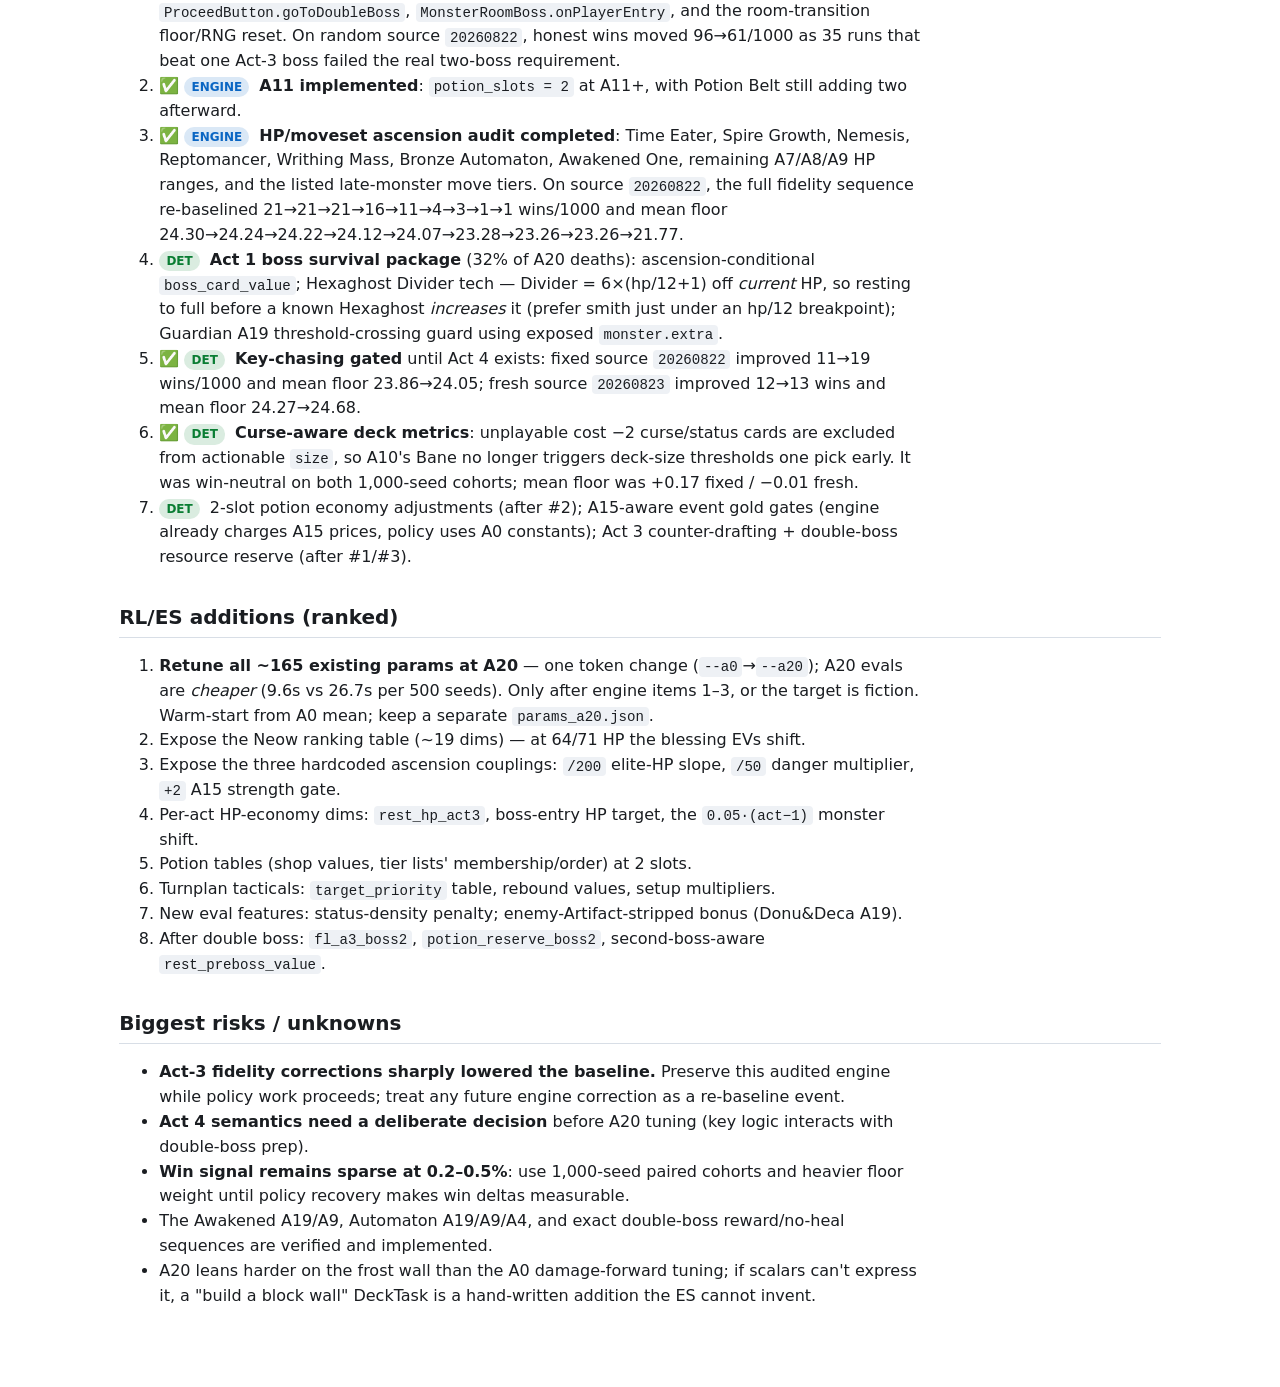
<file: plan/a20-mechanics.html>
<!DOCTYPE html>
<html lang="en">
<head>
<meta charset="utf-8">
<meta name="viewport" content="width=device-width, initial-scale=1">
<title>A20 Mechanics Delta</title>
<link rel="stylesheet" href="style.css">
</head>
<body>
<nav class="crumb"><a href="index.html">&larr; A20 improvement plan</a></nav>
<h1>A20 mechanics delta &amp; engine support status</h1>
<p class="sub">The original 500-seed profile was <strong>A0 = 64.2%</strong> (floor 42.96) vs pre-audit <strong>A20 = 11.0%</strong> (floor 24.57), with 32% of all runs dying at the Act-1 boss. The audited fidelity baseline was 0.1% / floor 21.77; after final fidelity corrections, the accepted policy sequence reaches <strong>0.2% / 22.28</strong> on source <code>20260822</code> and <strong>0.4% / 22.46</strong> on fresh source <code>20260823</code>.</p>

<h2>Ascension modifier inventory (engine support)</h2>
<div class="tablewrap"><table>
<tr><th>Asc</th><th>Modifier</th><th>Engine status</th></tr>
<tr><td>1</td><td>More elites on the map</td><td>✅ <code>map.rs:483</code></td></tr>
<tr><td>2/3/4</td><td>Normals / elites / bosses deal more damage</td><td>✅ audited listed gaps, including Automaton 8×2 Flail / 50 HYPER BEAM and the late-monster bundle</td></tr>
<tr><td>5</td><td>Post-boss heal only 75%</td><td>✅ <code>game.rs:2904</code></td></tr>
<tr><td>6</td><td>Start at 90% HP</td><td>✅</td></tr>
<tr><td>7</td><td>Normals more HP</td><td>✅ audited Chosen, Snake Plant, Shelled Parasite, Centurion, Healer, Darkling, Spiker, and Repulsor ranges</td></tr>
<tr><td>8</td><td>Elites more HP</td><td>✅ Book of Stabbing 168–172 and Giant Head 520</td></tr>
<tr><td>9</td><td>Bosses more HP</td><td>✅ Awakened One 320×2, Automaton 320, Corrupt Heart 800</td></tr>
<tr><td>10</td><td>Ascender's Bane</td><td>✅ correctly unremovable</td></tr>
<tr><td>11</td><td><strong>Lose 1 potion slot (3→2)</strong></td><td>✅ implemented in <code>Player::apply_ascension</code>; base slots and empty slot instances both become 2</td></tr>
<tr><td>12</td><td>Upgraded rewards half as often</td><td>✅</td></tr>
<tr><td>13</td><td>Bosses drop 25% less gold</td><td>✅</td></tr>
<tr><td>14</td><td>Lower starting max HP (Defect 75→71)</td><td>✅ (with A6 ⇒ start 64/71)</td></tr>
<tr><td>15</td><td>Unfavorable events</td><td>✅ (~20 branches)</td></tr>
<tr><td>16</td><td>Shop prices +10%</td><td>✅</td></tr>
<tr><td>17/18</td><td>Harder normal/elite movesets</td><td>✅ audited listed gaps and formerly missing Act-3 encounters</td></tr>
<tr><td>19</td><td>Harder boss movesets</td><td>✅ Automaton post-beam Boost; Awakened One Regen 15 and Curiosity 2 with exact two-form lifecycle</td></tr>
<tr><td>20</td><td><strong>Two Act 3 bosses back-to-back, no heal</strong></td><td>✅ implemented with the decompiled <code>bossList</code> lifecycle: boss entry consumes its head; A20 Beyond re-enters a boss room while two entries remain, advancing the floor/RNG streams without healing</td></tr>
</table></div>

<div class="card">
<h3><span class="tag warn">Critical content gaps</span></h3>
<ul>
<li>✅ <strong>Formerly missing Act 3 encounters are implemented:</strong> Time Eater, Spire Growth, Nemesis, Reptomancer, and Writhing Mass now use their decompiled HP, moves, powers, and summon/debuff lifecycles instead of Gremlin Nob / Cultist stand-ins.</li>
<li><strong>Act 4 is unreachable:</strong> <code>begin_next_act</code> sets <code>done = true</code> on the Beyond→Ending transition unconditionally. "Win" = completing Act 3. The HTN now gates key-chasing while that remains true, so it no longer spends a campfire, chest relic, or elite-routing premium on dead keys.</li>
<li>The audited Act-3 campaign is now a viable A20 policy target. Act 4 is still a separate fidelity project and is deliberately excluded from this win condition.</li>
</ul>
</div>

<h2>Deterministic additions (ranked)</h2>
<ol>
<li>✅ <span class="tag eng">ENGINE</span> <strong>A20 double boss implemented</strong> — verified against <code>ProceedButton.goToDoubleBoss</code>, <code>MonsterRoomBoss.onPlayerEntry</code>, and the room-transition floor/RNG reset. On random source <code>20260822</code>, honest wins moved 96→61/1000 as 35 runs that beat one Act-3 boss failed the real two-boss requirement.</li>
<li>✅ <span class="tag eng">ENGINE</span> <strong>A11 implemented</strong>: <code>potion_slots = 2</code> at A11+, with Potion Belt still adding two afterward.</li>
<li>✅ <span class="tag eng">ENGINE</span> <strong>HP/moveset ascension audit completed</strong>: Time Eater, Spire Growth, Nemesis, Reptomancer, Writhing Mass, Bronze Automaton, Awakened One, remaining A7/A8/A9 HP ranges, and the listed late-monster move tiers. On source <code>20260822</code>, the full fidelity sequence re-baselined 21→21→21→16→11→4→3→1→1 wins/1000 and mean floor 24.30→24.24→24.22→24.12→24.07→23.28→23.26→23.26→21.77.</li>
<li><span class="tag det">DET</span> <strong>Act 1 boss survival package</strong> (32% of A20 deaths): ascension-conditional <code>boss_card_value</code>; Hexaghost Divider tech — Divider = 6×(hp/12+1) off <em>current</em> HP, so resting to full before a known Hexaghost <em>increases</em> it (prefer smith just under an hp/12 breakpoint); Guardian A19 threshold-crossing guard using exposed <code>monster.extra</code>.</li>
<li>✅ <span class="tag det">DET</span> <strong>Key-chasing gated</strong> until Act 4 exists: fixed source <code>20260822</code> improved 11→19 wins/1000 and mean floor 23.86→24.05; fresh source <code>20260823</code> improved 12→13 wins and mean floor 24.27→24.68.</li>
<li>✅ <span class="tag det">DET</span> <strong>Curse-aware deck metrics</strong>: unplayable cost −2 curse/status cards are excluded from actionable <code>size</code>, so A10's Bane no longer triggers deck-size thresholds one pick early. It was win-neutral on both 1,000-seed cohorts; mean floor was +0.17 fixed / −0.01 fresh.</li>
<li><span class="tag det">DET</span> 2-slot potion economy adjustments (after #2); A15-aware event gold gates (engine already charges A15 prices, policy uses A0 constants); Act 3 counter-drafting + double-boss resource reserve (after #1/#3).</li>
</ol>

<h2>RL/ES additions (ranked)</h2>
<ol>
<li><strong>Retune all ~165 existing params at A20</strong> — one token change (<code>--a0</code>→<code>--a20</code>); A20 evals are <em>cheaper</em> (9.6s vs 26.7s per 500 seeds). Only after engine items 1–3, or the target is fiction. Warm-start from A0 mean; keep a separate <code>params_a20.json</code>.</li>
<li>Expose the Neow ranking table (~19 dims) — at 64/71 HP the blessing EVs shift.</li>
<li>Expose the three hardcoded ascension couplings: <code>/200</code> elite-HP slope, <code>/50</code> danger multiplier, <code>+2</code> A15 strength gate.</li>
<li>Per-act HP-economy dims: <code>rest_hp_act3</code>, boss-entry HP target, the <code>0.05·(act−1)</code> monster shift.</li>
<li>Potion tables (shop values, tier lists' membership/order) at 2 slots.</li>
<li>Turnplan tacticals: <code>target_priority</code> table, rebound values, setup multipliers.</li>
<li>New eval features: status-density penalty; enemy-Artifact-stripped bonus (Donu&amp;Deca A19).</li>
<li>After double boss: <code>fl_a3_boss2</code>, <code>potion_reserve_boss2</code>, second-boss-aware <code>rest_preboss_value</code>.</li>
</ol>

<h2>Biggest risks / unknowns</h2>
<ul>
<li><strong>Act-3 fidelity corrections sharply lowered the baseline.</strong> Preserve this audited engine while policy work proceeds; treat any future engine correction as a re-baseline event.</li>
<li><strong>Act 4 semantics need a deliberate decision</strong> before A20 tuning (key logic interacts with double-boss prep).</li>
<li><strong>Win signal remains sparse at 0.2–0.5%</strong>: use 1,000-seed paired cohorts and heavier floor weight until policy recovery makes win deltas measurable.</li>
<li>The Awakened A19/A9, Automaton A19/A9/A4, and exact double-boss reward/no-heal sequences are verified and implemented.</li>
<li>A20 leans harder on the frost wall than the A0 damage-forward tuning; if scalars can't express it, a "build a block wall" DeckTask is a hand-written addition the ES cannot invent.</li>
</ul>
</body>
</html>
</file>
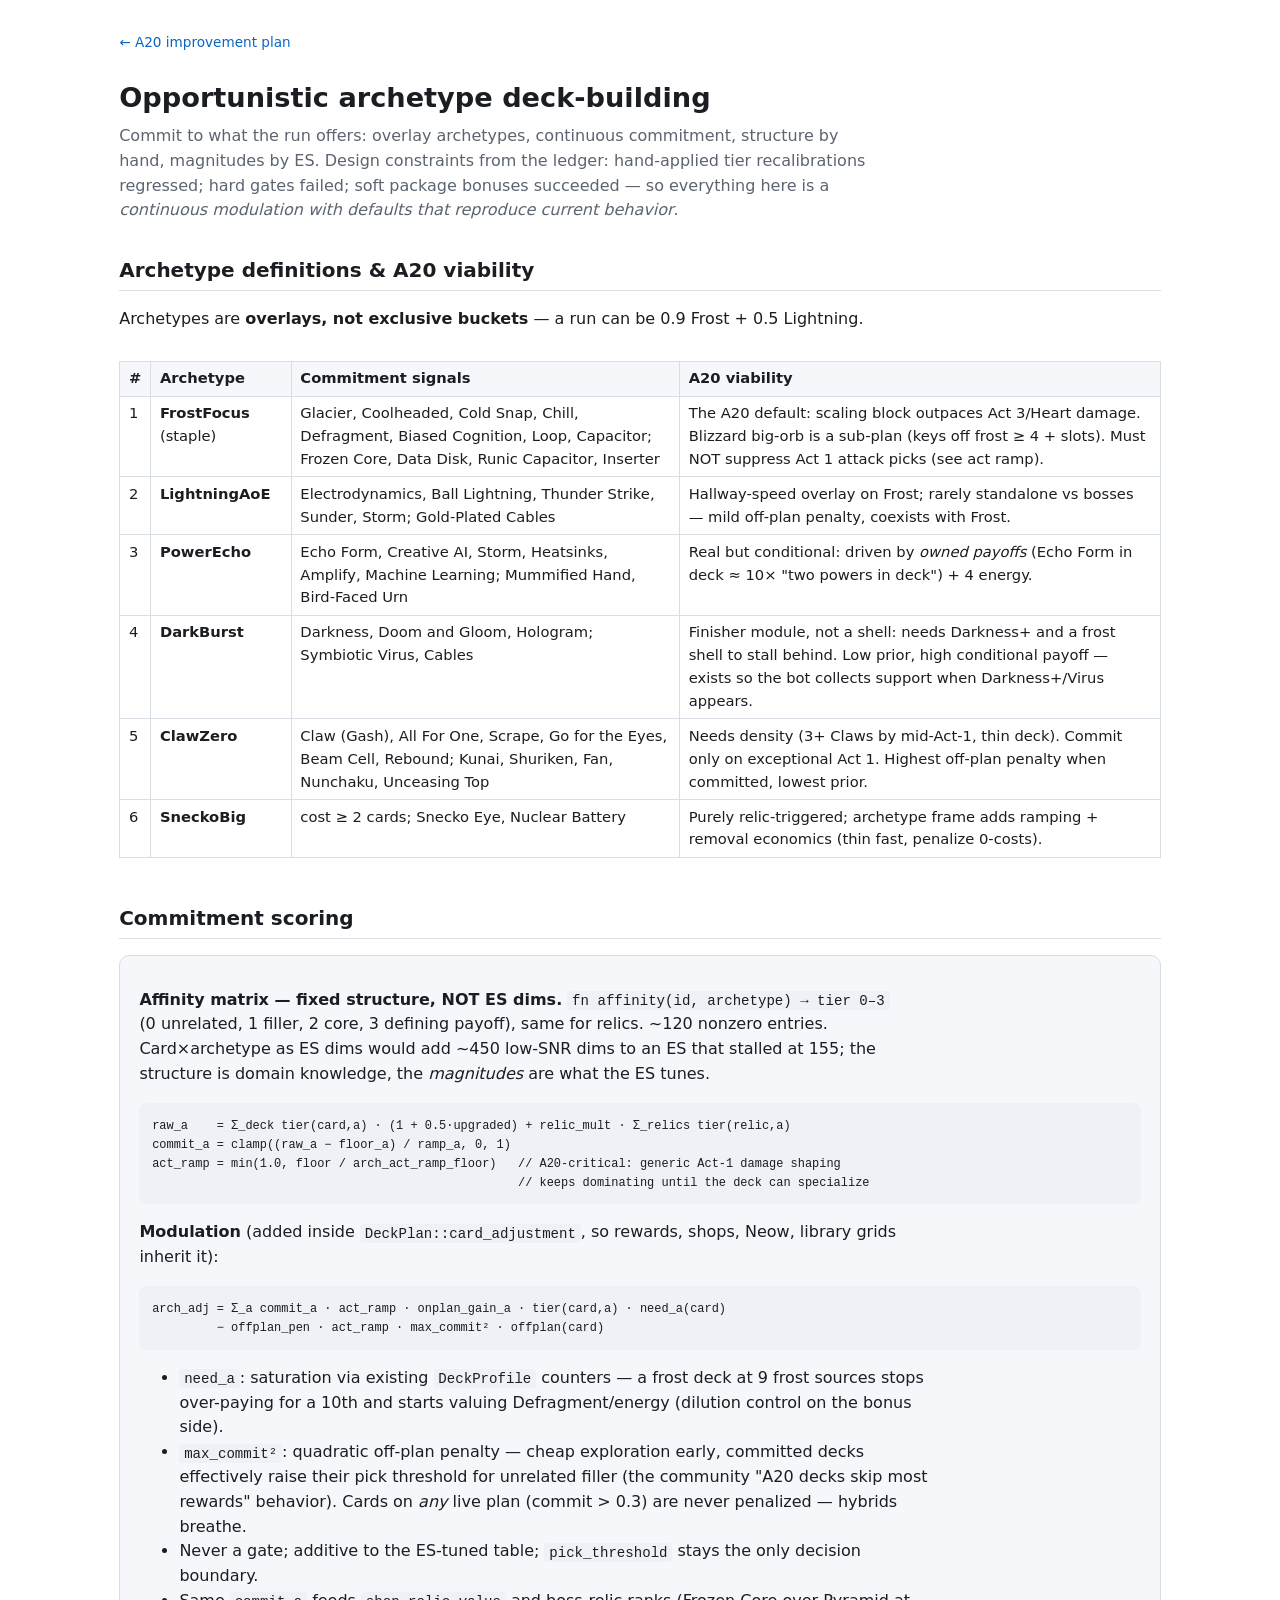
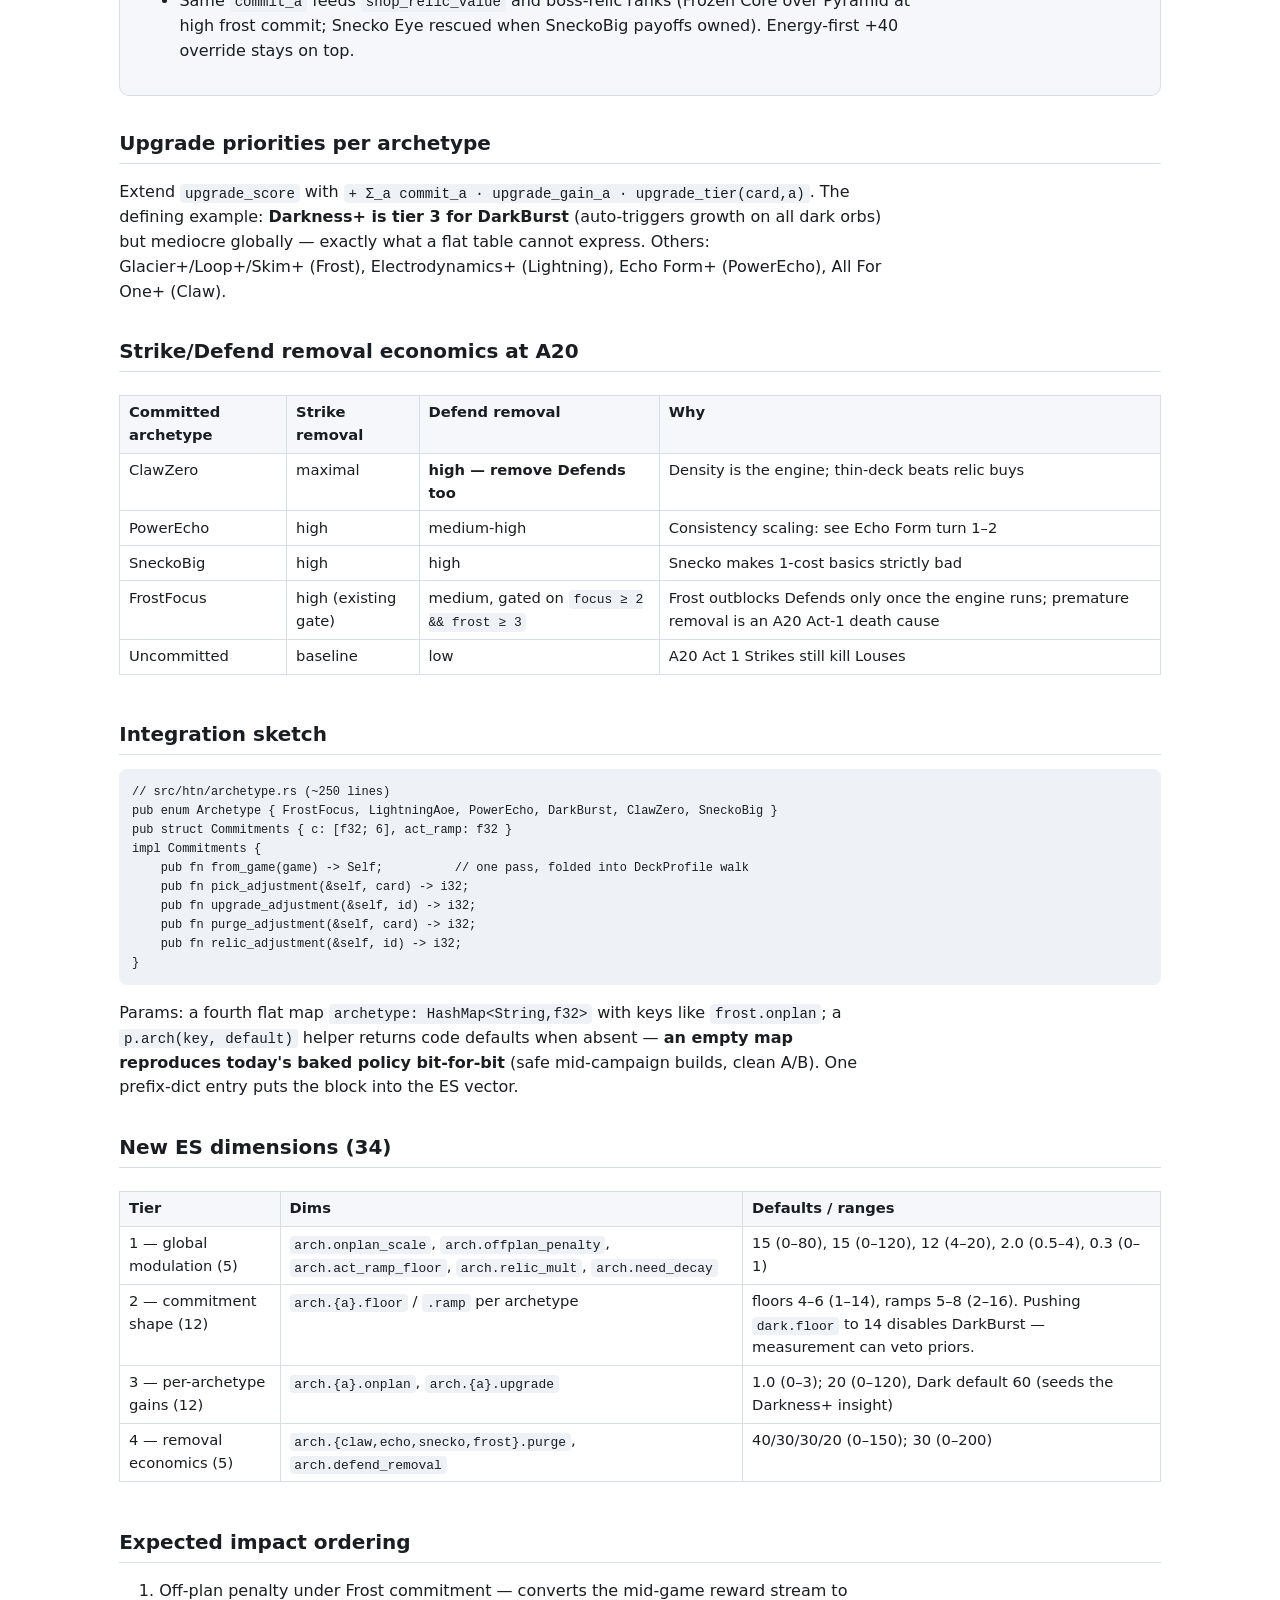
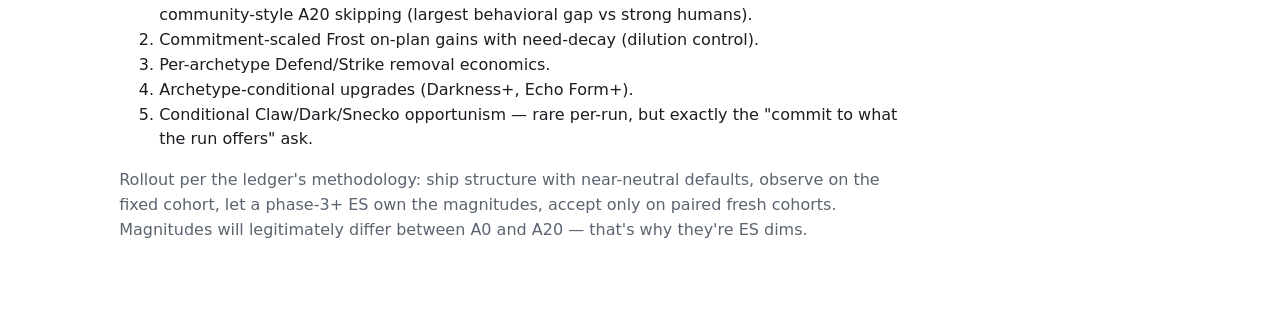
<file: plan/archetypes.html>
<!DOCTYPE html>
<html lang="en">
<head>
<meta charset="utf-8">
<meta name="viewport" content="width=device-width, initial-scale=1">
<title>Opportunistic Archetype Deck-Building</title>
<link rel="stylesheet" href="style.css">
</head>
<body>
<nav class="crumb"><a href="index.html">&larr; A20 improvement plan</a></nav>
<h1>Opportunistic archetype deck-building</h1>
<p class="sub">Commit to what the run offers: overlay archetypes, continuous commitment, structure by hand, magnitudes by ES. Design constraints from the ledger: hand-applied tier recalibrations regressed; hard gates failed; soft package bonuses succeeded — so everything here is a <em>continuous modulation with defaults that reproduce current behavior</em>.</p>

<h2>Archetype definitions &amp; A20 viability</h2>
<p>Archetypes are <strong>overlays, not exclusive buckets</strong> — a run can be 0.9 Frost + 0.5 Lightning.</p>
<div class="tablewrap"><table>
<tr><th>#</th><th>Archetype</th><th>Commitment signals</th><th>A20 viability</th></tr>
<tr><td>1</td><td><strong>FrostFocus</strong> (staple)</td><td>Glacier, Coolheaded, Cold Snap, Chill, Defragment, Biased Cognition, Loop, Capacitor; Frozen Core, Data Disk, Runic Capacitor, Inserter</td><td>The A20 default: scaling block outpaces Act 3/Heart damage. Blizzard big-orb is a sub-plan (keys off frost ≥ 4 + slots). Must NOT suppress Act 1 attack picks (see act ramp).</td></tr>
<tr><td>2</td><td><strong>LightningAoE</strong></td><td>Electrodynamics, Ball Lightning, Thunder Strike, Sunder, Storm; Gold-Plated Cables</td><td>Hallway-speed overlay on Frost; rarely standalone vs bosses — mild off-plan penalty, coexists with Frost.</td></tr>
<tr><td>3</td><td><strong>PowerEcho</strong></td><td>Echo Form, Creative AI, Storm, Heatsinks, Amplify, Machine Learning; Mummified Hand, Bird-Faced Urn</td><td>Real but conditional: driven by <em>owned payoffs</em> (Echo Form in deck ≈ 10× "two powers in deck") + 4 energy.</td></tr>
<tr><td>4</td><td><strong>DarkBurst</strong></td><td>Darkness, Doom and Gloom, Hologram; Symbiotic Virus, Cables</td><td>Finisher module, not a shell: needs Darkness+ and a frost shell to stall behind. Low prior, high conditional payoff — exists so the bot collects support when Darkness+/Virus appears.</td></tr>
<tr><td>5</td><td><strong>ClawZero</strong></td><td>Claw (Gash), All For One, Scrape, Go for the Eyes, Beam Cell, Rebound; Kunai, Shuriken, Fan, Nunchaku, Unceasing Top</td><td>Needs density (3+ Claws by mid-Act-1, thin deck). Commit only on exceptional Act 1. Highest off-plan penalty when committed, lowest prior.</td></tr>
<tr><td>6</td><td><strong>SneckoBig</strong></td><td>cost ≥ 2 cards; Snecko Eye, Nuclear Battery</td><td>Purely relic-triggered; archetype frame adds ramping + removal economics (thin fast, penalize 0-costs).</td></tr>
</table></div>

<h2>Commitment scoring</h2>
<div class="card">
<p><strong>Affinity matrix — fixed structure, NOT ES dims.</strong> <code>fn affinity(id, archetype) → tier 0–3</code> (0 unrelated, 1 filler, 2 core, 3 defining payoff), same for relics. ~120 nonzero entries. Card×archetype as ES dims would add ~450 low-SNR dims to an ES that stalled at 155; the structure is domain knowledge, the <em>magnitudes</em> are what the ES tunes.</p>
<pre><code>raw_a    = Σ_deck tier(card,a) · (1 + 0.5·upgraded) + relic_mult · Σ_relics tier(relic,a)
commit_a = clamp((raw_a − floor_a) / ramp_a, 0, 1)
act_ramp = min(1.0, floor / arch_act_ramp_floor)   // A20-critical: generic Act-1 damage shaping
                                                   // keeps dominating until the deck can specialize</code></pre>
<p><strong>Modulation</strong> (added inside <code>DeckPlan::card_adjustment</code>, so rewards, shops, Neow, library grids inherit it):</p>
<pre><code>arch_adj = Σ_a commit_a · act_ramp · onplan_gain_a · tier(card,a) · need_a(card)
         − offplan_pen · act_ramp · max_commit² · offplan(card)</code></pre>
<ul>
<li><code>need_a</code>: saturation via existing <code>DeckProfile</code> counters — a frost deck at 9 frost sources stops over-paying for a 10th and starts valuing Defragment/energy (dilution control on the bonus side).</li>
<li><code>max_commit²</code>: quadratic off-plan penalty — cheap exploration early, committed decks effectively raise their pick threshold for unrelated filler (the community "A20 decks skip most rewards" behavior). Cards on <em>any</em> live plan (commit &gt; 0.3) are never penalized — hybrids breathe.</li>
<li>Never a gate; additive to the ES-tuned table; <code>pick_threshold</code> stays the only decision boundary.</li>
<li>Same <code>commit_a</code> feeds <code>shop_relic_value</code> and boss-relic ranks (Frozen Core over Pyramid at high frost commit; Snecko Eye rescued when SneckoBig payoffs owned). Energy-first +40 override stays on top.</li>
</ul>
</div>

<h2>Upgrade priorities per archetype</h2>
<p>Extend <code>upgrade_score</code> with <code>+ Σ_a commit_a · upgrade_gain_a · upgrade_tier(card,a)</code>. The defining example: <strong>Darkness+ is tier 3 for DarkBurst</strong> (auto-triggers growth on all dark orbs) but mediocre globally — exactly what a flat table cannot express. Others: Glacier+/Loop+/Skim+ (Frost), Electrodynamics+ (Lightning), Echo Form+ (PowerEcho), All For One+ (Claw).</p>

<h2>Strike/Defend removal economics at A20</h2>
<div class="tablewrap"><table>
<tr><th>Committed archetype</th><th>Strike removal</th><th>Defend removal</th><th>Why</th></tr>
<tr><td>ClawZero</td><td>maximal</td><td><strong>high — remove Defends too</strong></td><td>Density is the engine; thin-deck beats relic buys</td></tr>
<tr><td>PowerEcho</td><td>high</td><td>medium-high</td><td>Consistency scaling: see Echo Form turn 1–2</td></tr>
<tr><td>SneckoBig</td><td>high</td><td>high</td><td>Snecko makes 1-cost basics strictly bad</td></tr>
<tr><td>FrostFocus</td><td>high (existing gate)</td><td>medium, gated on <code>focus ≥ 2 &amp;&amp; frost ≥ 3</code></td><td>Frost outblocks Defends only once the engine runs; premature removal is an A20 Act-1 death cause</td></tr>
<tr><td>Uncommitted</td><td>baseline</td><td>low</td><td>A20 Act 1 Strikes still kill Louses</td></tr>
</table></div>

<h2>Integration sketch</h2>
<pre><code>// src/htn/archetype.rs (~250 lines)
pub enum Archetype { FrostFocus, LightningAoe, PowerEcho, DarkBurst, ClawZero, SneckoBig }
pub struct Commitments { c: [f32; 6], act_ramp: f32 }
impl Commitments {
    pub fn from_game(game) -&gt; Self;          // one pass, folded into DeckProfile walk
    pub fn pick_adjustment(&amp;self, card) -&gt; i32;
    pub fn upgrade_adjustment(&amp;self, id) -&gt; i32;
    pub fn purge_adjustment(&amp;self, card) -&gt; i32;
    pub fn relic_adjustment(&amp;self, id) -&gt; i32;
}</code></pre>
<p>Params: a fourth flat map <code>archetype: HashMap&lt;String,f32&gt;</code> with keys like <code>frost.onplan</code>; a <code>p.arch(key, default)</code> helper returns code defaults when absent — <strong>an empty map reproduces today's baked policy bit-for-bit</strong> (safe mid-campaign builds, clean A/B). One prefix-dict entry puts the block into the ES vector.</p>

<h2>New ES dimensions (34)</h2>
<div class="tablewrap"><table>
<tr><th>Tier</th><th>Dims</th><th>Defaults / ranges</th></tr>
<tr><td>1 — global modulation (5)</td><td><code>arch.onplan_scale</code>, <code>arch.offplan_penalty</code>, <code>arch.act_ramp_floor</code>, <code>arch.relic_mult</code>, <code>arch.need_decay</code></td><td>15 (0–80), 15 (0–120), 12 (4–20), 2.0 (0.5–4), 0.3 (0–1)</td></tr>
<tr><td>2 — commitment shape (12)</td><td><code>arch.{a}.floor</code> / <code>.ramp</code> per archetype</td><td>floors 4–6 (1–14), ramps 5–8 (2–16). Pushing <code>dark.floor</code> to 14 disables DarkBurst — measurement can veto priors.</td></tr>
<tr><td>3 — per-archetype gains (12)</td><td><code>arch.{a}.onplan</code>, <code>arch.{a}.upgrade</code></td><td>1.0 (0–3); 20 (0–120), Dark default 60 (seeds the Darkness+ insight)</td></tr>
<tr><td>4 — removal economics (5)</td><td><code>arch.{claw,echo,snecko,frost}.purge</code>, <code>arch.defend_removal</code></td><td>40/30/30/20 (0–150); 30 (0–200)</td></tr>
</table></div>

<h2>Expected impact ordering</h2>
<ol>
<li>Off-plan penalty under Frost commitment — converts the mid-game reward stream to community-style A20 skipping (largest behavioral gap vs strong humans).</li>
<li>Commitment-scaled Frost on-plan gains with need-decay (dilution control).</li>
<li>Per-archetype Defend/Strike removal economics.</li>
<li>Archetype-conditional upgrades (Darkness+, Echo Form+).</li>
<li>Conditional Claw/Dark/Snecko opportunism — rare per-run, but exactly the "commit to what the run offers" ask.</li>
</ol>
<p class="sub">Rollout per the ledger's methodology: ship structure with near-neutral defaults, observe on the fixed cohort, let a phase-3+ ES own the magnitudes, accept only on paired fresh cohorts. Magnitudes will legitimately differ between A0 and A20 — that's why they're ES dims.</p>
</body>
</html>
</file>
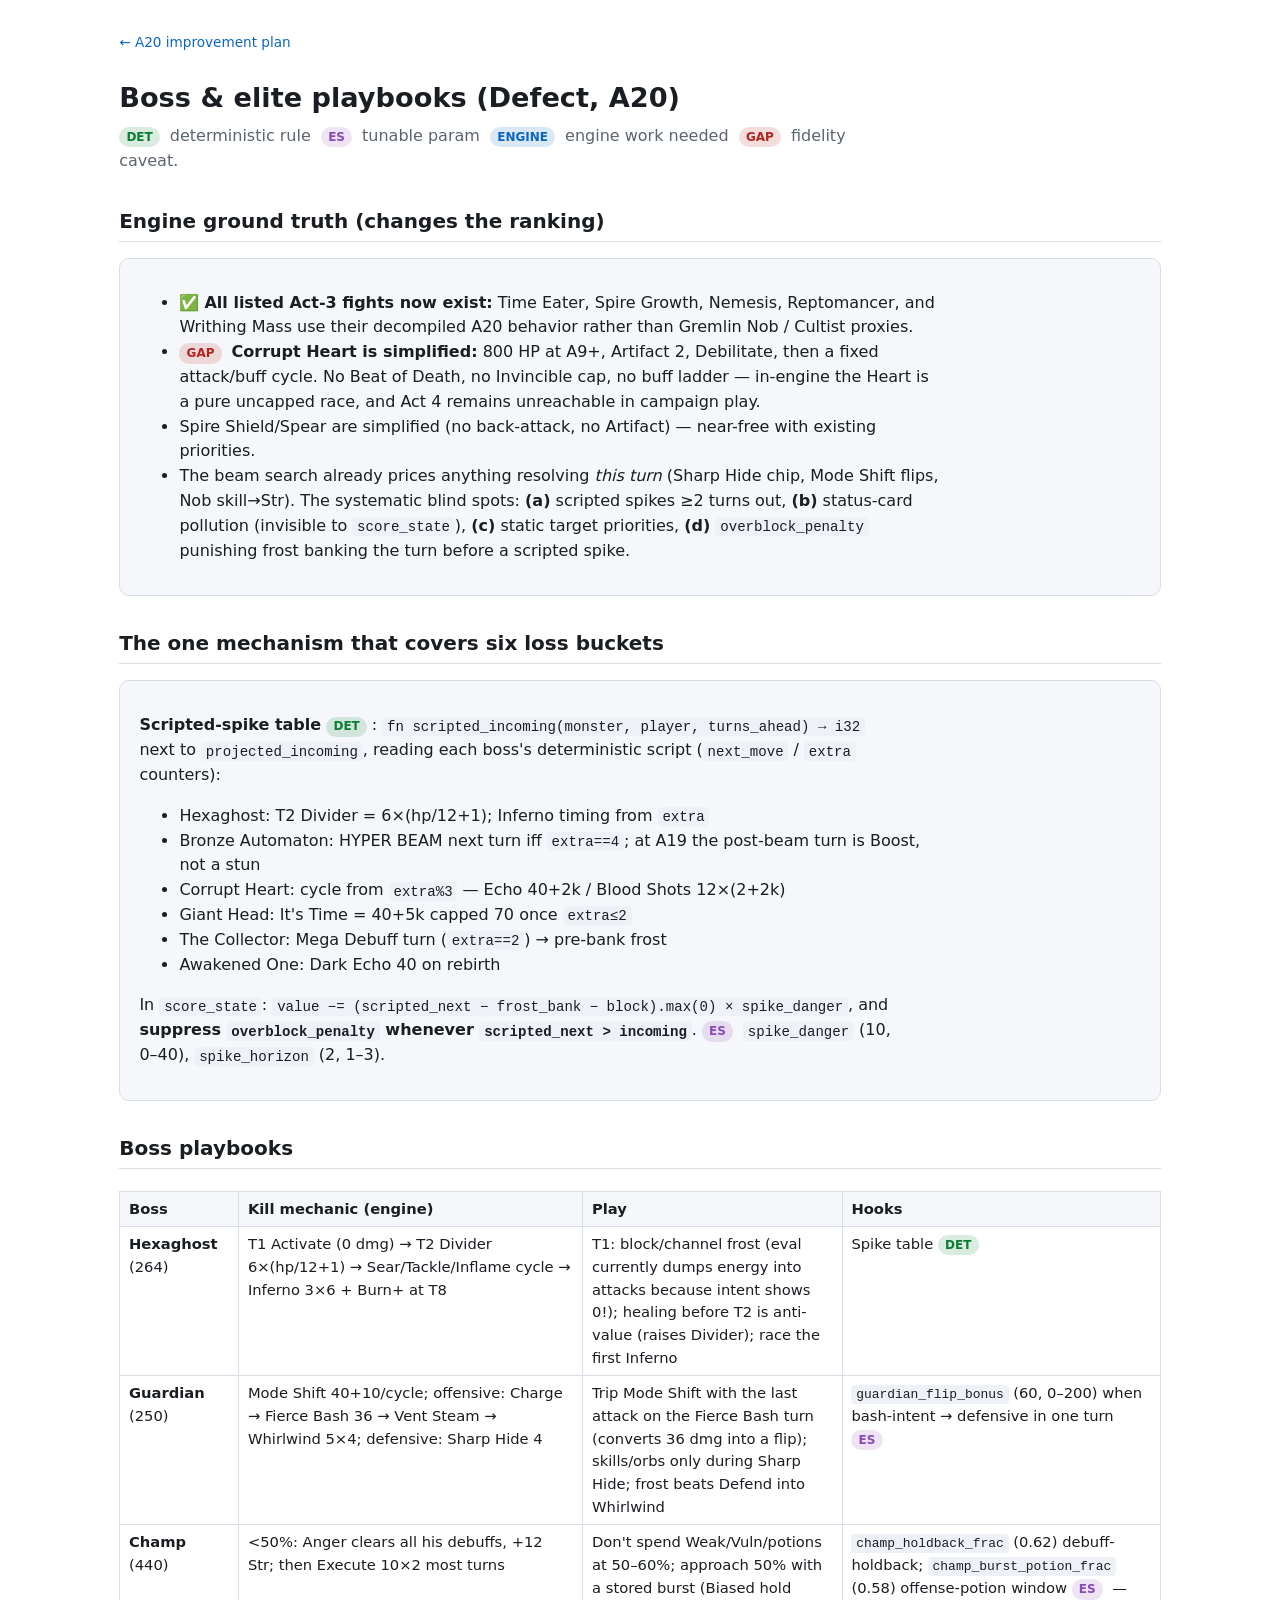
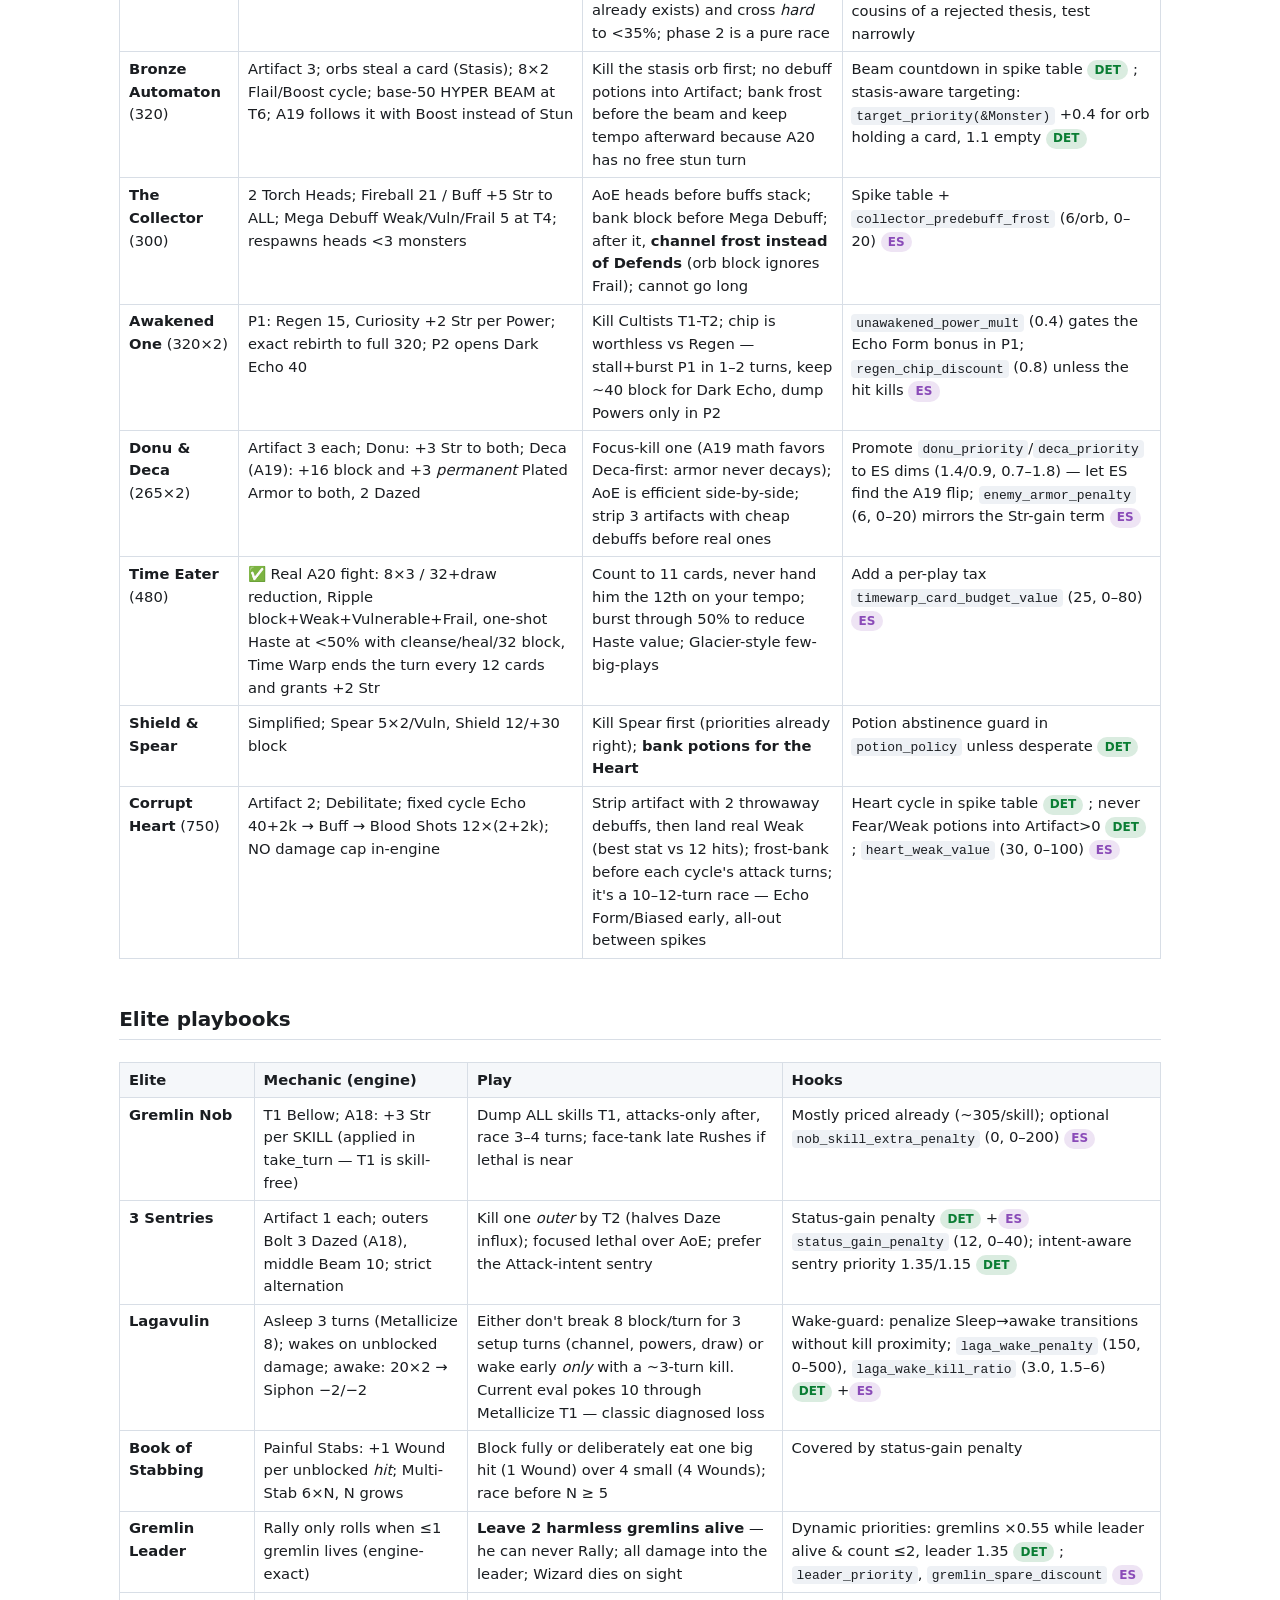
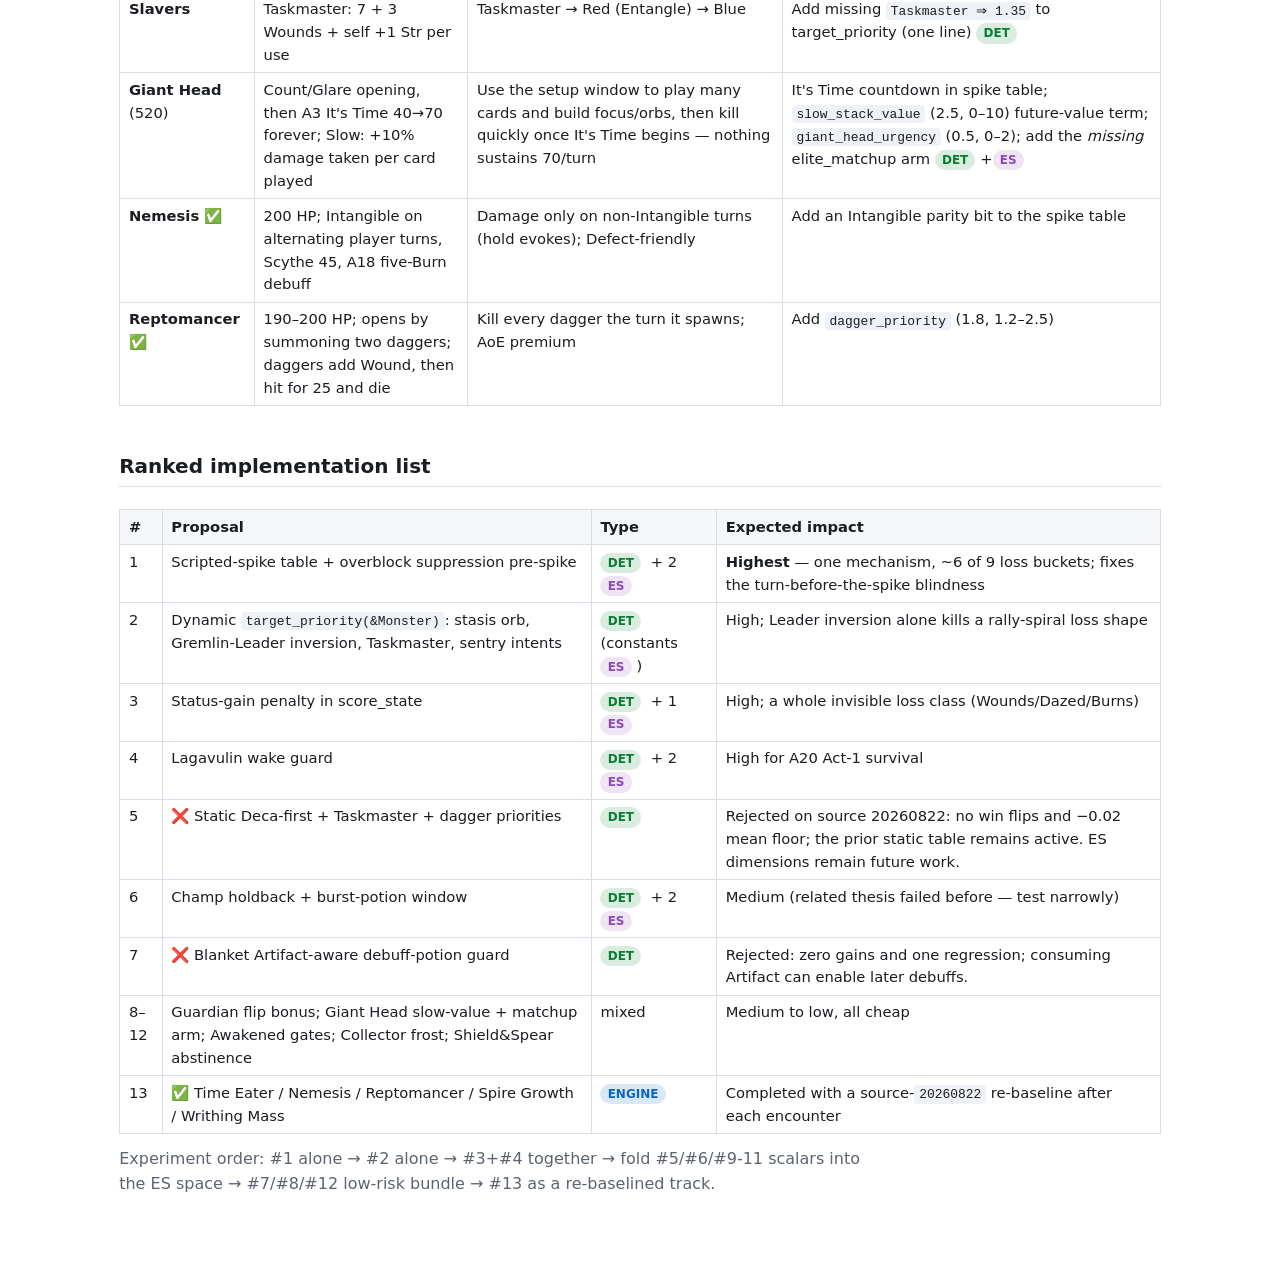
<file: plan/boss-playbooks.html>
<!DOCTYPE html>
<html lang="en">
<head>
<meta charset="utf-8">
<meta name="viewport" content="width=device-width, initial-scale=1">
<title>Boss &amp; Elite Playbooks</title>
<link rel="stylesheet" href="style.css">
</head>
<body>
<nav class="crumb"><a href="index.html">&larr; A20 improvement plan</a></nav>
<h1>Boss &amp; elite playbooks (Defect, A20)</h1>
<p class="sub"><span class="tag det">DET</span> deterministic rule &nbsp;<span class="tag rl">ES</span> tunable param &nbsp;<span class="tag eng">ENGINE</span> engine work needed &nbsp;<span class="tag warn">GAP</span> fidelity caveat.</p>

<h2>Engine ground truth (changes the ranking)</h2>
<div class="card">
<ul>
<li>✅ <strong>All listed Act-3 fights now exist:</strong> Time Eater, Spire Growth, Nemesis, Reptomancer, and Writhing Mass use their decompiled A20 behavior rather than Gremlin Nob / Cultist proxies.</li>
<li><span class="tag warn">GAP</span> <strong>Corrupt Heart is simplified:</strong> 800 HP at A9+, Artifact 2, Debilitate, then a fixed attack/buff cycle. No Beat of Death, no Invincible cap, no buff ladder — in-engine the Heart is a pure uncapped race, and Act 4 remains unreachable in campaign play.</li>
<li>Spire Shield/Spear are simplified (no back-attack, no Artifact) — near-free with existing priorities.</li>
<li>The beam search already prices anything resolving <em>this turn</em> (Sharp Hide chip, Mode Shift flips, Nob skill→Str). The systematic blind spots: <strong>(a)</strong> scripted spikes ≥2 turns out, <strong>(b)</strong> status-card pollution (invisible to <code>score_state</code>), <strong>(c)</strong> static target priorities, <strong>(d)</strong> <code>overblock_penalty</code> punishing frost banking the turn before a scripted spike.</li>
</ul>
</div>

<h2>The one mechanism that covers six loss buckets</h2>
<div class="card">
<p><strong>Scripted-spike table</strong> <span class="tag det">DET</span>: <code>fn scripted_incoming(monster, player, turns_ahead) → i32</code> next to <code>projected_incoming</code>, reading each boss's deterministic script (<code>next_move</code> / <code>extra</code> counters):</p>
<ul>
<li>Hexaghost: T2 Divider = 6×(hp/12+1); Inferno timing from <code>extra</code></li>
<li>Bronze Automaton: HYPER BEAM next turn iff <code>extra==4</code>; at A19 the post-beam turn is Boost, not a stun</li>
<li>Corrupt Heart: cycle from <code>extra%3</code> — Echo 40+2k / Blood Shots 12×(2+2k)</li>
<li>Giant Head: It's Time = 40+5k capped 70 once <code>extra≤2</code></li>
<li>The Collector: Mega Debuff turn (<code>extra==2</code>) → pre-bank frost</li>
<li>Awakened One: Dark Echo 40 on rebirth</li>
</ul>
<p>In <code>score_state</code>: <code>value −= (scripted_next − frost_bank − block).max(0) × spike_danger</code>, and <strong>suppress <code>overblock_penalty</code> whenever <code>scripted_next &gt; incoming</code></strong>. <span class="tag rl">ES</span> <code>spike_danger</code> (10, 0–40), <code>spike_horizon</code> (2, 1–3).</p>
</div>

<h2>Boss playbooks</h2>
<div class="tablewrap"><table>
<tr><th>Boss</th><th>Kill mechanic (engine)</th><th>Play</th><th>Hooks</th></tr>
<tr><td><strong>Hexaghost</strong> (264)</td><td>T1 Activate (0 dmg) → T2 Divider 6×(hp/12+1) → Sear/Tackle/Inflame cycle → Inferno 3×6 + Burn+ at T8</td><td>T1: block/channel frost (eval currently dumps energy into attacks because intent shows 0!); healing before T2 is anti-value (raises Divider); race the first Inferno</td><td>Spike table <span class="tag det">DET</span></td></tr>
<tr><td><strong>Guardian</strong> (250)</td><td>Mode Shift 40+10/cycle; offensive: Charge → Fierce Bash 36 → Vent Steam → Whirlwind 5×4; defensive: Sharp Hide 4</td><td>Trip Mode Shift with the last attack on the Fierce Bash turn (converts 36 dmg into a flip); skills/orbs only during Sharp Hide; frost beats Defend into Whirlwind</td><td><code>guardian_flip_bonus</code> (60, 0–200) when bash-intent → defensive in one turn <span class="tag rl">ES</span></td></tr>
<tr><td><strong>Champ</strong> (440)</td><td>&lt;50%: Anger clears all his debuffs, +12 Str; then Execute 10×2 most turns</td><td>Don't spend Weak/Vuln/potions at 50–60%; approach 50% with a stored burst (Biased hold already exists) and cross <em>hard</em> to &lt;35%; phase 2 is a pure race</td><td><code>champ_holdback_frac</code> (0.62) debuff-holdback; <code>champ_burst_potion_frac</code> (0.58) offense-potion window <span class="tag rl">ES</span> — cousins of a rejected thesis, test narrowly</td></tr>
<tr><td><strong>Bronze Automaton</strong> (320)</td><td>Artifact 3; orbs steal a card (Stasis); 8×2 Flail/Boost cycle; base-50 HYPER BEAM at T6; A19 follows it with Boost instead of Stun</td><td>Kill the stasis orb first; no debuff potions into Artifact; bank frost before the beam and keep tempo afterward because A20 has no free stun turn</td><td>Beam countdown in spike table <span class="tag det">DET</span>; stasis-aware targeting: <code>target_priority(&amp;Monster)</code> +0.4 for orb holding a card, 1.1 empty <span class="tag det">DET</span></td></tr>
<tr><td><strong>The Collector</strong> (300)</td><td>2 Torch Heads; Fireball 21 / Buff +5 Str to ALL; Mega Debuff Weak/Vuln/Frail 5 at T4; respawns heads &lt;3 monsters</td><td>AoE heads before buffs stack; bank block before Mega Debuff; after it, <strong>channel frost instead of Defends</strong> (orb block ignores Frail); cannot go long</td><td>Spike table + <code>collector_predebuff_frost</code> (6/orb, 0–20) <span class="tag rl">ES</span></td></tr>
<tr><td><strong>Awakened One</strong> (320×2)</td><td>P1: Regen 15, Curiosity +2 Str per Power; exact rebirth to full 320; P2 opens Dark Echo 40</td><td>Kill Cultists T1-T2; chip is worthless vs Regen — stall+burst P1 in 1–2 turns, keep ~40 block for Dark Echo, dump Powers only in P2</td><td><code>unawakened_power_mult</code> (0.4) gates the Echo Form bonus in P1; <code>regen_chip_discount</code> (0.8) unless the hit kills <span class="tag rl">ES</span></td></tr>
<tr><td><strong>Donu &amp; Deca</strong> (265×2)</td><td>Artifact 3 each; Donu: +3 Str to both; Deca (A19): +16 block and +3 <em>permanent</em> Plated Armor to both, 2 Dazed</td><td>Focus-kill one (A19 math favors Deca-first: armor never decays); AoE is efficient side-by-side; strip 3 artifacts with cheap debuffs before real ones</td><td>Promote <code>donu_priority</code>/<code>deca_priority</code> to ES dims (1.4/0.9, 0.7–1.8) — let ES find the A19 flip; <code>enemy_armor_penalty</code> (6, 0–20) mirrors the Str-gain term <span class="tag rl">ES</span></td></tr>
<tr><td><strong>Time Eater</strong> (480)</td><td>✅ Real A20 fight: 8×3 / 32+draw reduction, Ripple block+Weak+Vulnerable+Frail, one-shot Haste at &lt;50% with cleanse/heal/32 block, Time Warp ends the turn every 12 cards and grants +2 Str</td><td>Count to 11 cards, never hand him the 12th on your tempo; burst through 50% to reduce Haste value; Glacier-style few-big-plays</td><td>Add a per-play tax <code>timewarp_card_budget_value</code> (25, 0–80) <span class="tag rl">ES</span></td></tr>
<tr><td><strong>Shield &amp; Spear</strong></td><td>Simplified; Spear 5×2/Vuln, Shield 12/+30 block</td><td>Kill Spear first (priorities already right); <strong>bank potions for the Heart</strong></td><td>Potion abstinence guard in <code>potion_policy</code> unless desperate <span class="tag det">DET</span></td></tr>
<tr><td><strong>Corrupt Heart</strong> (750)</td><td>Artifact 2; Debilitate; fixed cycle Echo 40+2k → Buff → Blood Shots 12×(2+2k); NO damage cap in-engine</td><td>Strip artifact with 2 throwaway debuffs, then land real Weak (best stat vs 12 hits); frost-bank before each cycle's attack turns; it's a 10–12-turn race — Echo Form/Biased early, all-out between spikes</td><td>Heart cycle in spike table <span class="tag det">DET</span>; never Fear/Weak potions into Artifact&gt;0 <span class="tag det">DET</span>; <code>heart_weak_value</code> (30, 0–100) <span class="tag rl">ES</span></td></tr>
</table></div>

<h2>Elite playbooks</h2>
<div class="tablewrap"><table>
<tr><th>Elite</th><th>Mechanic (engine)</th><th>Play</th><th>Hooks</th></tr>
<tr><td><strong>Gremlin Nob</strong></td><td>T1 Bellow; A18: +3 Str per SKILL (applied in take_turn — T1 is skill-free)</td><td>Dump ALL skills T1, attacks-only after, race 3–4 turns; face-tank late Rushes if lethal is near</td><td>Mostly priced already (~305/skill); optional <code>nob_skill_extra_penalty</code> (0, 0–200) <span class="tag rl">ES</span></td></tr>
<tr><td><strong>3 Sentries</strong></td><td>Artifact 1 each; outers Bolt 3 Dazed (A18), middle Beam 10; strict alternation</td><td>Kill one <em>outer</em> by T2 (halves Daze influx); focused lethal over AoE; prefer the Attack-intent sentry</td><td>Status-gain penalty <span class="tag det">DET</span>+<span class="tag rl">ES</span> <code>status_gain_penalty</code> (12, 0–40); intent-aware sentry priority 1.35/1.15 <span class="tag det">DET</span></td></tr>
<tr><td><strong>Lagavulin</strong></td><td>Asleep 3 turns (Metallicize 8); wakes on unblocked damage; awake: 20×2 → Siphon −2/−2</td><td>Either don't break 8 block/turn for 3 setup turns (channel, powers, draw) or wake early <em>only</em> with a ~3-turn kill. Current eval pokes 10 through Metallicize T1 — classic diagnosed loss</td><td>Wake-guard: penalize Sleep→awake transitions without kill proximity; <code>laga_wake_penalty</code> (150, 0–500), <code>laga_wake_kill_ratio</code> (3.0, 1.5–6) <span class="tag det">DET</span>+<span class="tag rl">ES</span></td></tr>
<tr><td><strong>Book of Stabbing</strong></td><td>Painful Stabs: +1 Wound per unblocked <em>hit</em>; Multi-Stab 6×N, N grows</td><td>Block fully or deliberately eat one big hit (1 Wound) over 4 small (4 Wounds); race before N ≥ 5</td><td>Covered by status-gain penalty</td></tr>
<tr><td><strong>Gremlin Leader</strong></td><td>Rally only rolls when ≤1 gremlin lives (engine-exact)</td><td><strong>Leave 2 harmless gremlins alive</strong> — he can never Rally; all damage into the leader; Wizard dies on sight</td><td>Dynamic priorities: gremlins ×0.55 while leader alive &amp; count ≤2, leader 1.35 <span class="tag det">DET</span>; <code>leader_priority</code>, <code>gremlin_spare_discount</code> <span class="tag rl">ES</span></td></tr>
<tr><td><strong>Slavers</strong></td><td>Taskmaster: 7 + 3 Wounds + self +1 Str per use</td><td>Taskmaster → Red (Entangle) → Blue</td><td>Add missing <code>Taskmaster ⇒ 1.35</code> to target_priority (one line) <span class="tag det">DET</span></td></tr>
<tr><td><strong>Giant Head</strong> (520)</td><td>Count/Glare opening, then A3 It's Time 40→70 forever; Slow: +10% damage taken per card played</td><td>Use the setup window to play many cards and build focus/orbs, then kill quickly once It's Time begins — nothing sustains 70/turn</td><td>It's Time countdown in spike table; <code>slow_stack_value</code> (2.5, 0–10) future-value term; <code>giant_head_urgency</code> (0.5, 0–2); add the <em>missing</em> elite_matchup arm <span class="tag det">DET</span>+<span class="tag rl">ES</span></td></tr>
<tr><td><strong>Nemesis</strong> ✅</td><td>200 HP; Intangible on alternating player turns, Scythe 45, A18 five-Burn debuff</td><td>Damage only on non-Intangible turns (hold evokes); Defect-friendly</td><td>Add an Intangible parity bit to the spike table</td></tr>
<tr><td><strong>Reptomancer</strong> ✅</td><td>190–200 HP; opens by summoning two daggers; daggers add Wound, then hit for 25 and die</td><td>Kill every dagger the turn it spawns; AoE premium</td><td>Add <code>dagger_priority</code> (1.8, 1.2–2.5)</td></tr>
</table></div>

<h2>Ranked implementation list</h2>
<div class="tablewrap"><table>
<tr><th>#</th><th>Proposal</th><th>Type</th><th>Expected impact</th></tr>
<tr><td>1</td><td>Scripted-spike table + overblock suppression pre-spike</td><td><span class="tag det">DET</span> + 2 <span class="tag rl">ES</span></td><td><strong>Highest</strong> — one mechanism, ~6 of 9 loss buckets; fixes the turn-before-the-spike blindness</td></tr>
<tr><td>2</td><td>Dynamic <code>target_priority(&amp;Monster)</code>: stasis orb, Gremlin-Leader inversion, Taskmaster, sentry intents</td><td><span class="tag det">DET</span> (constants <span class="tag rl">ES</span>)</td><td>High; Leader inversion alone kills a rally-spiral loss shape</td></tr>
<tr><td>3</td><td>Status-gain penalty in score_state</td><td><span class="tag det">DET</span> + 1 <span class="tag rl">ES</span></td><td>High; a whole invisible loss class (Wounds/Dazed/Burns)</td></tr>
<tr><td>4</td><td>Lagavulin wake guard</td><td><span class="tag det">DET</span> + 2 <span class="tag rl">ES</span></td><td>High for A20 Act-1 survival</td></tr>
<tr><td>5</td><td>❌ Static Deca-first + Taskmaster + dagger priorities</td><td><span class="tag det">DET</span></td><td>Rejected on source 20260822: no win flips and −0.02 mean floor; the prior static table remains active. ES dimensions remain future work.</td></tr>
<tr><td>6</td><td>Champ holdback + burst-potion window</td><td><span class="tag det">DET</span> + 2 <span class="tag rl">ES</span></td><td>Medium (related thesis failed before — test narrowly)</td></tr>
<tr><td>7</td><td>❌ Blanket Artifact-aware debuff-potion guard</td><td><span class="tag det">DET</span></td><td>Rejected: zero gains and one regression; consuming Artifact can enable later debuffs.</td></tr>
<tr><td>8–12</td><td>Guardian flip bonus; Giant Head slow-value + matchup arm; Awakened gates; Collector frost; Shield&amp;Spear abstinence</td><td>mixed</td><td>Medium to low, all cheap</td></tr>
<tr><td>13</td><td>✅ Time Eater / Nemesis / Reptomancer / Spire Growth / Writhing Mass</td><td><span class="tag eng">ENGINE</span></td><td>Completed with a source-<code>20260822</code> re-baseline after each encounter</td></tr>
</table></div>
<p class="sub">Experiment order: #1 alone → #2 alone → #3+#4 together → fold #5/#6/#9-11 scalars into the ES space → #7/#8/#12 low-risk bundle → #13 as a re-baselined track.</p>
</body>
</html>
</file>
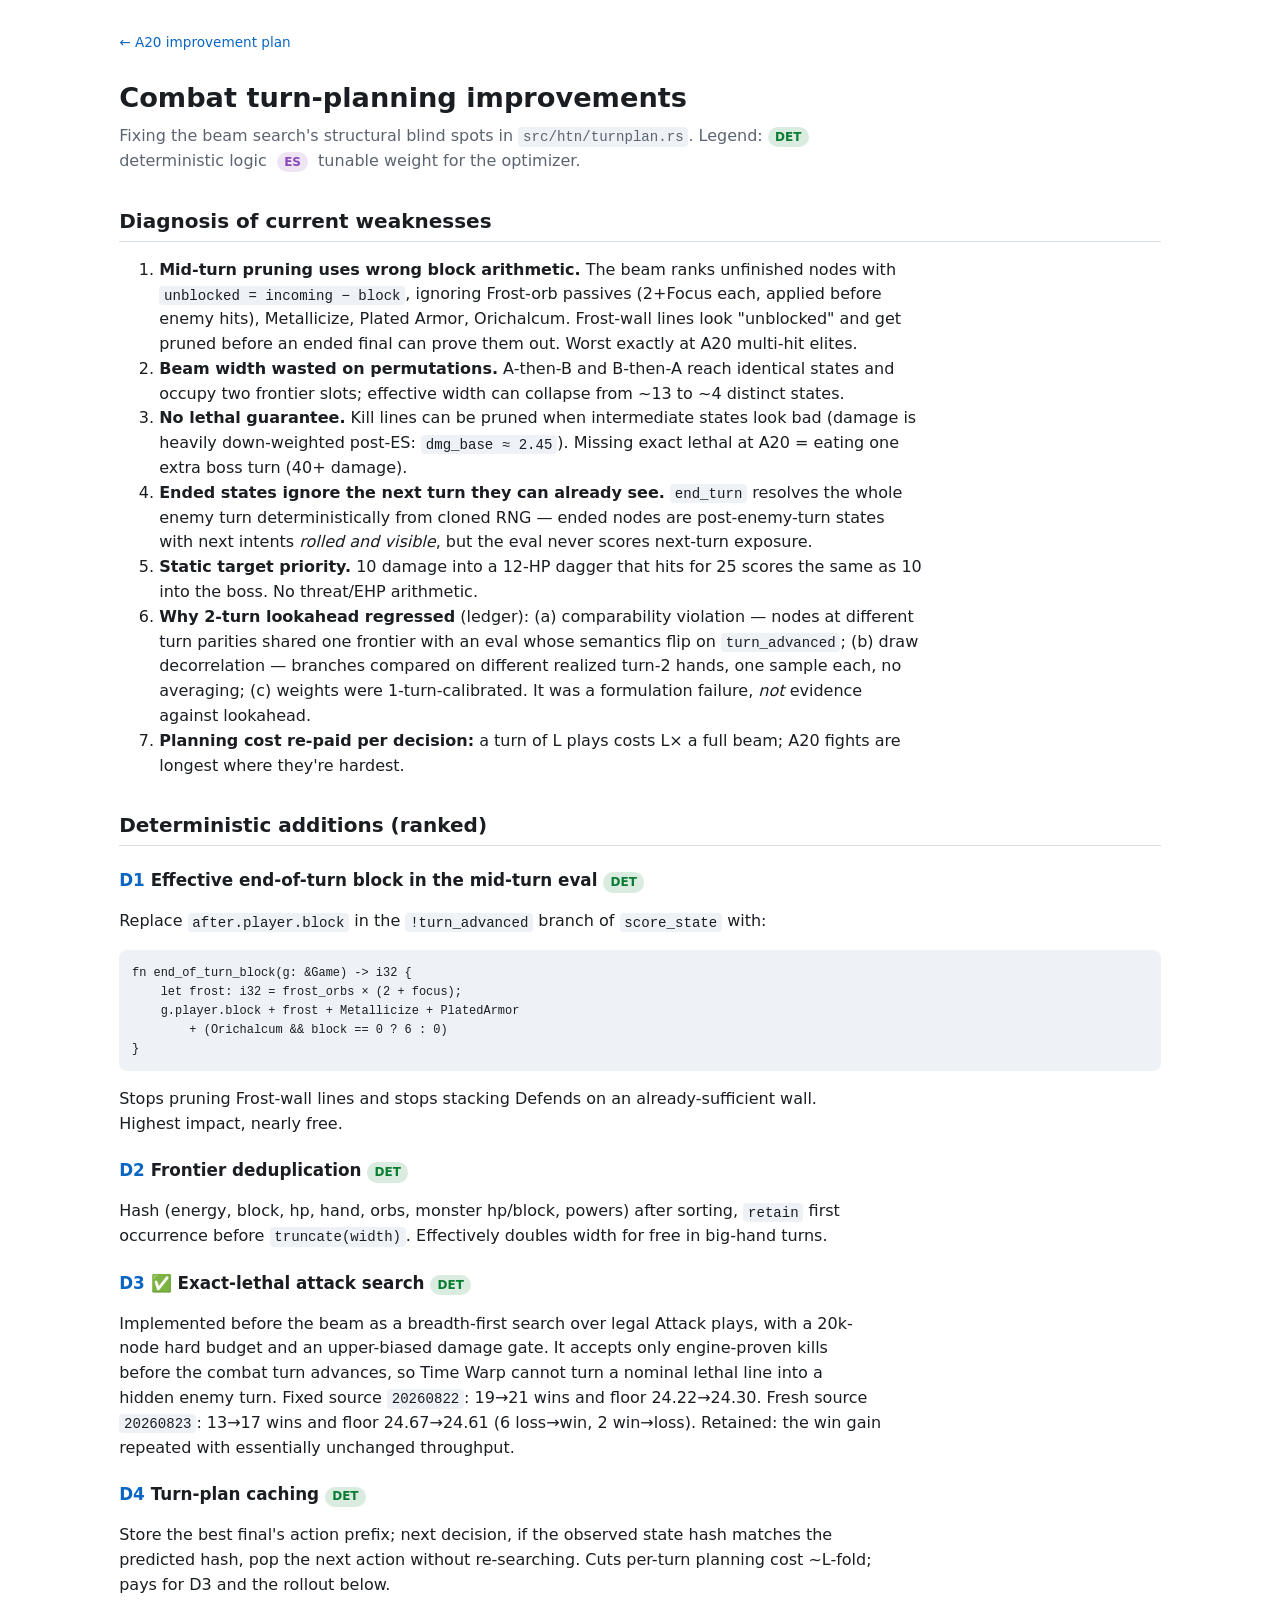
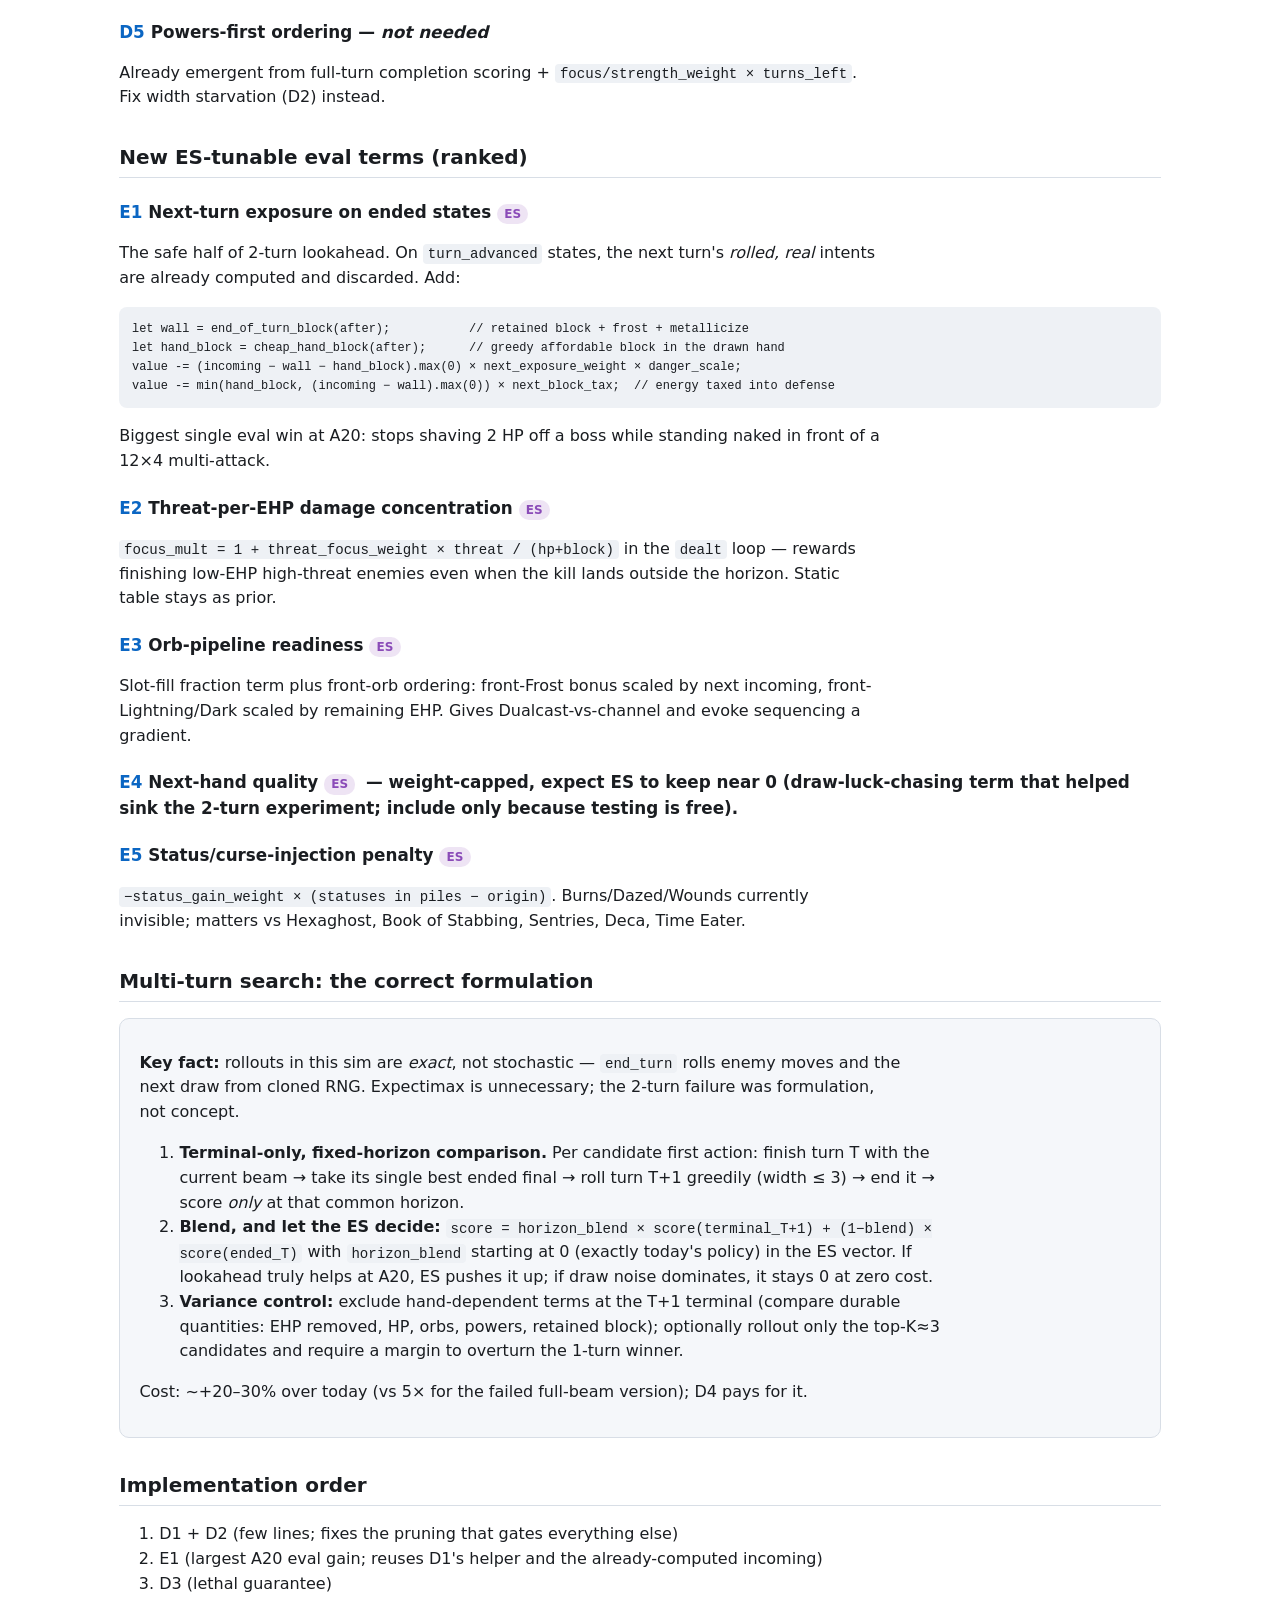
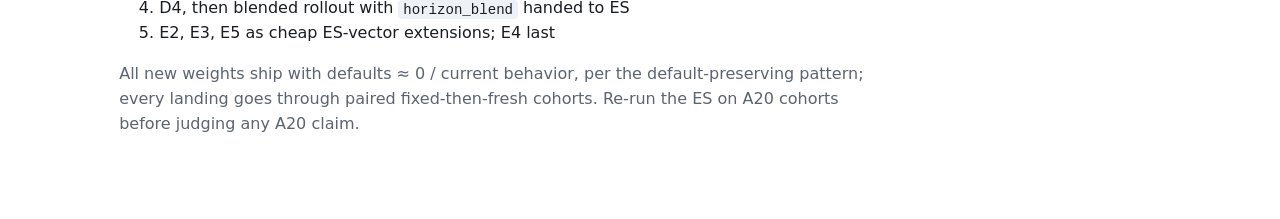
<file: plan/combat-search.html>
<!DOCTYPE html>
<html lang="en">
<head>
<meta charset="utf-8">
<meta name="viewport" content="width=device-width, initial-scale=1">
<title>Combat Turn-Planning Improvements</title>
<link rel="stylesheet" href="style.css">
</head>
<body>
<nav class="crumb"><a href="index.html">&larr; A20 improvement plan</a></nav>
<h1>Combat turn-planning improvements</h1>
<p class="sub">Fixing the beam search's structural blind spots in <code>src/htn/turnplan.rs</code>. Legend:
<span class="tag det">DET</span> deterministic logic &nbsp;<span class="tag rl">ES</span> tunable weight for the optimizer.</p>

<h2>Diagnosis of current weaknesses</h2>
<ol>
<li><strong>Mid-turn pruning uses wrong block arithmetic.</strong> The beam ranks unfinished nodes with <code>unblocked = incoming − block</code>, ignoring Frost-orb passives (2+Focus each, applied before enemy hits), Metallicize, Plated Armor, Orichalcum. Frost-wall lines look "unblocked" and get pruned before an ended final can prove them out. Worst exactly at A20 multi-hit elites.</li>
<li><strong>Beam width wasted on permutations.</strong> A-then-B and B-then-A reach identical states and occupy two frontier slots; effective width can collapse from ~13 to ~4 distinct states.</li>
<li><strong>No lethal guarantee.</strong> Kill lines can be pruned when intermediate states look bad (damage is heavily down-weighted post-ES: <code>dmg_base ≈ 2.45</code>). Missing exact lethal at A20 = eating one extra boss turn (40+ damage).</li>
<li><strong>Ended states ignore the next turn they can already see.</strong> <code>end_turn</code> resolves the whole enemy turn deterministically from cloned RNG — ended nodes are post-enemy-turn states with next intents <em>rolled and visible</em>, but the eval never scores next-turn exposure.</li>
<li><strong>Static target priority.</strong> 10 damage into a 12-HP dagger that hits for 25 scores the same as 10 into the boss. No threat/EHP arithmetic.</li>
<li><strong>Why 2-turn lookahead regressed</strong> (ledger): (a) comparability violation — nodes at different turn parities shared one frontier with an eval whose semantics flip on <code>turn_advanced</code>; (b) draw decorrelation — branches compared on different realized turn-2 hands, one sample each, no averaging; (c) weights were 1-turn-calibrated. It was a formulation failure, <em>not</em> evidence against lookahead.</li>
<li><strong>Planning cost re-paid per decision:</strong> a turn of L plays costs L× a full beam; A20 fights are longest where they're hardest.</li>
</ol>

<h2>Deterministic additions (ranked)</h2>

<h3><span class="rank">D1</span> Effective end-of-turn block in the mid-turn eval <span class="tag det">DET</span></h3>
<p>Replace <code>after.player.block</code> in the <code>!turn_advanced</code> branch of <code>score_state</code> with:</p>
<pre><code>fn end_of_turn_block(g: &amp;Game) -&gt; i32 {
    let frost: i32 = frost_orbs × (2 + focus);
    g.player.block + frost + Metallicize + PlatedArmor
        + (Orichalcum &amp;&amp; block == 0 ? 6 : 0)
}</code></pre>
<p>Stops pruning Frost-wall lines and stops stacking Defends on an already-sufficient wall. Highest impact, nearly free.</p>

<h3><span class="rank">D2</span> Frontier deduplication <span class="tag det">DET</span></h3>
<p>Hash (energy, block, hp, hand, orbs, monster hp/block, powers) after sorting, <code>retain</code> first occurrence before <code>truncate(width)</code>. Effectively doubles width for free in big-hand turns.</p>

<h3><span class="rank">D3</span> ✅ Exact-lethal attack search <span class="tag det">DET</span></h3>
<p>Implemented before the beam as a breadth-first search over legal Attack plays, with a 20k-node hard budget and an upper-biased damage gate. It accepts only engine-proven kills before the combat turn advances, so Time Warp cannot turn a nominal lethal line into a hidden enemy turn. Fixed source <code>20260822</code>: 19→21 wins and floor 24.22→24.30. Fresh source <code>20260823</code>: 13→17 wins and floor 24.67→24.61 (6 loss→win, 2 win→loss). Retained: the win gain repeated with essentially unchanged throughput.</p>

<h3><span class="rank">D4</span> Turn-plan caching <span class="tag det">DET</span></h3>
<p>Store the best final's action prefix; next decision, if the observed state hash matches the predicted hash, pop the next action without re-searching. Cuts per-turn planning cost ~L-fold; pays for D3 and the rollout below.</p>

<h3><span class="rank">D5</span> Powers-first ordering — <em>not needed</em></h3>
<p>Already emergent from full-turn completion scoring + <code>focus/strength_weight × turns_left</code>. Fix width starvation (D2) instead.</p>

<h2>New ES-tunable eval terms (ranked)</h2>

<h3><span class="rank">E1</span> Next-turn exposure on ended states <span class="tag rl">ES</span></h3>
<p>The safe half of 2-turn lookahead. On <code>turn_advanced</code> states, the next turn's <em>rolled, real</em> intents are already computed and discarded. Add:</p>
<pre><code>let wall = end_of_turn_block(after);           // retained block + frost + metallicize
let hand_block = cheap_hand_block(after);      // greedy affordable block in the drawn hand
value -= (incoming − wall − hand_block).max(0) × next_exposure_weight × danger_scale;
value -= min(hand_block, (incoming − wall).max(0)) × next_block_tax;  // energy taxed into defense</code></pre>
<p>Biggest single eval win at A20: stops shaving 2 HP off a boss while standing naked in front of a 12×4 multi-attack.</p>

<h3><span class="rank">E2</span> Threat-per-EHP damage concentration <span class="tag rl">ES</span></h3>
<p><code>focus_mult = 1 + threat_focus_weight × threat / (hp+block)</code> in the <code>dealt</code> loop — rewards finishing low-EHP high-threat enemies even when the kill lands outside the horizon. Static table stays as prior.</p>

<h3><span class="rank">E3</span> Orb-pipeline readiness <span class="tag rl">ES</span></h3>
<p>Slot-fill fraction term plus front-orb ordering: front-Frost bonus scaled by next incoming, front-Lightning/Dark scaled by remaining EHP. Gives Dualcast-vs-channel and evoke sequencing a gradient.</p>

<h3><span class="rank">E4</span> Next-hand quality <span class="tag rl">ES</span> — weight-capped, expect ES to keep near 0 (draw-luck-chasing term that helped sink the 2-turn experiment; include only because testing is free).</h3>

<h3><span class="rank">E5</span> Status/curse-injection penalty <span class="tag rl">ES</span></h3>
<p><code>−status_gain_weight × (statuses in piles − origin)</code>. Burns/Dazed/Wounds currently invisible; matters vs Hexaghost, Book of Stabbing, Sentries, Deca, Time Eater.</p>

<h2>Multi-turn search: the correct formulation</h2>
<div class="card">
<p><strong>Key fact:</strong> rollouts in this sim are <em>exact</em>, not stochastic — <code>end_turn</code> rolls enemy moves and the next draw from cloned RNG. Expectimax is unnecessary; the 2-turn failure was formulation, not concept.</p>
<ol>
<li><strong>Terminal-only, fixed-horizon comparison.</strong> Per candidate first action: finish turn T with the current beam → take its single best ended final → roll turn T+1 greedily (width ≤ 3) → end it → score <em>only</em> at that common horizon.</li>
<li><strong>Blend, and let the ES decide:</strong> <code>score = horizon_blend × score(terminal_T+1) + (1−blend) × score(ended_T)</code> with <code>horizon_blend</code> starting at 0 (exactly today's policy) in the ES vector. If lookahead truly helps at A20, ES pushes it up; if draw noise dominates, it stays 0 at zero cost.</li>
<li><strong>Variance control:</strong> exclude hand-dependent terms at the T+1 terminal (compare durable quantities: EHP removed, HP, orbs, powers, retained block); optionally rollout only the top-K≈3 candidates and require a margin to overturn the 1-turn winner.</li>
</ol>
<p>Cost: ~+20–30% over today (vs 5× for the failed full-beam version); D4 pays for it.</p>
</div>

<h2>Implementation order</h2>
<ol>
<li>D1 + D2 (few lines; fixes the pruning that gates everything else)</li>
<li>E1 (largest A20 eval gain; reuses D1's helper and the already-computed incoming)</li>
<li>D3 (lethal guarantee)</li>
<li>D4, then blended rollout with <code>horizon_blend</code> handed to ES</li>
<li>E2, E3, E5 as cheap ES-vector extensions; E4 last</li>
</ol>
<p class="sub">All new weights ship with defaults ≈ 0 / current behavior, per the default-preserving pattern; every landing goes through paired fixed-then-fresh cohorts. Re-run the ES on A20 cohorts before judging any A20 claim.</p>
</body>
</html>
</file>
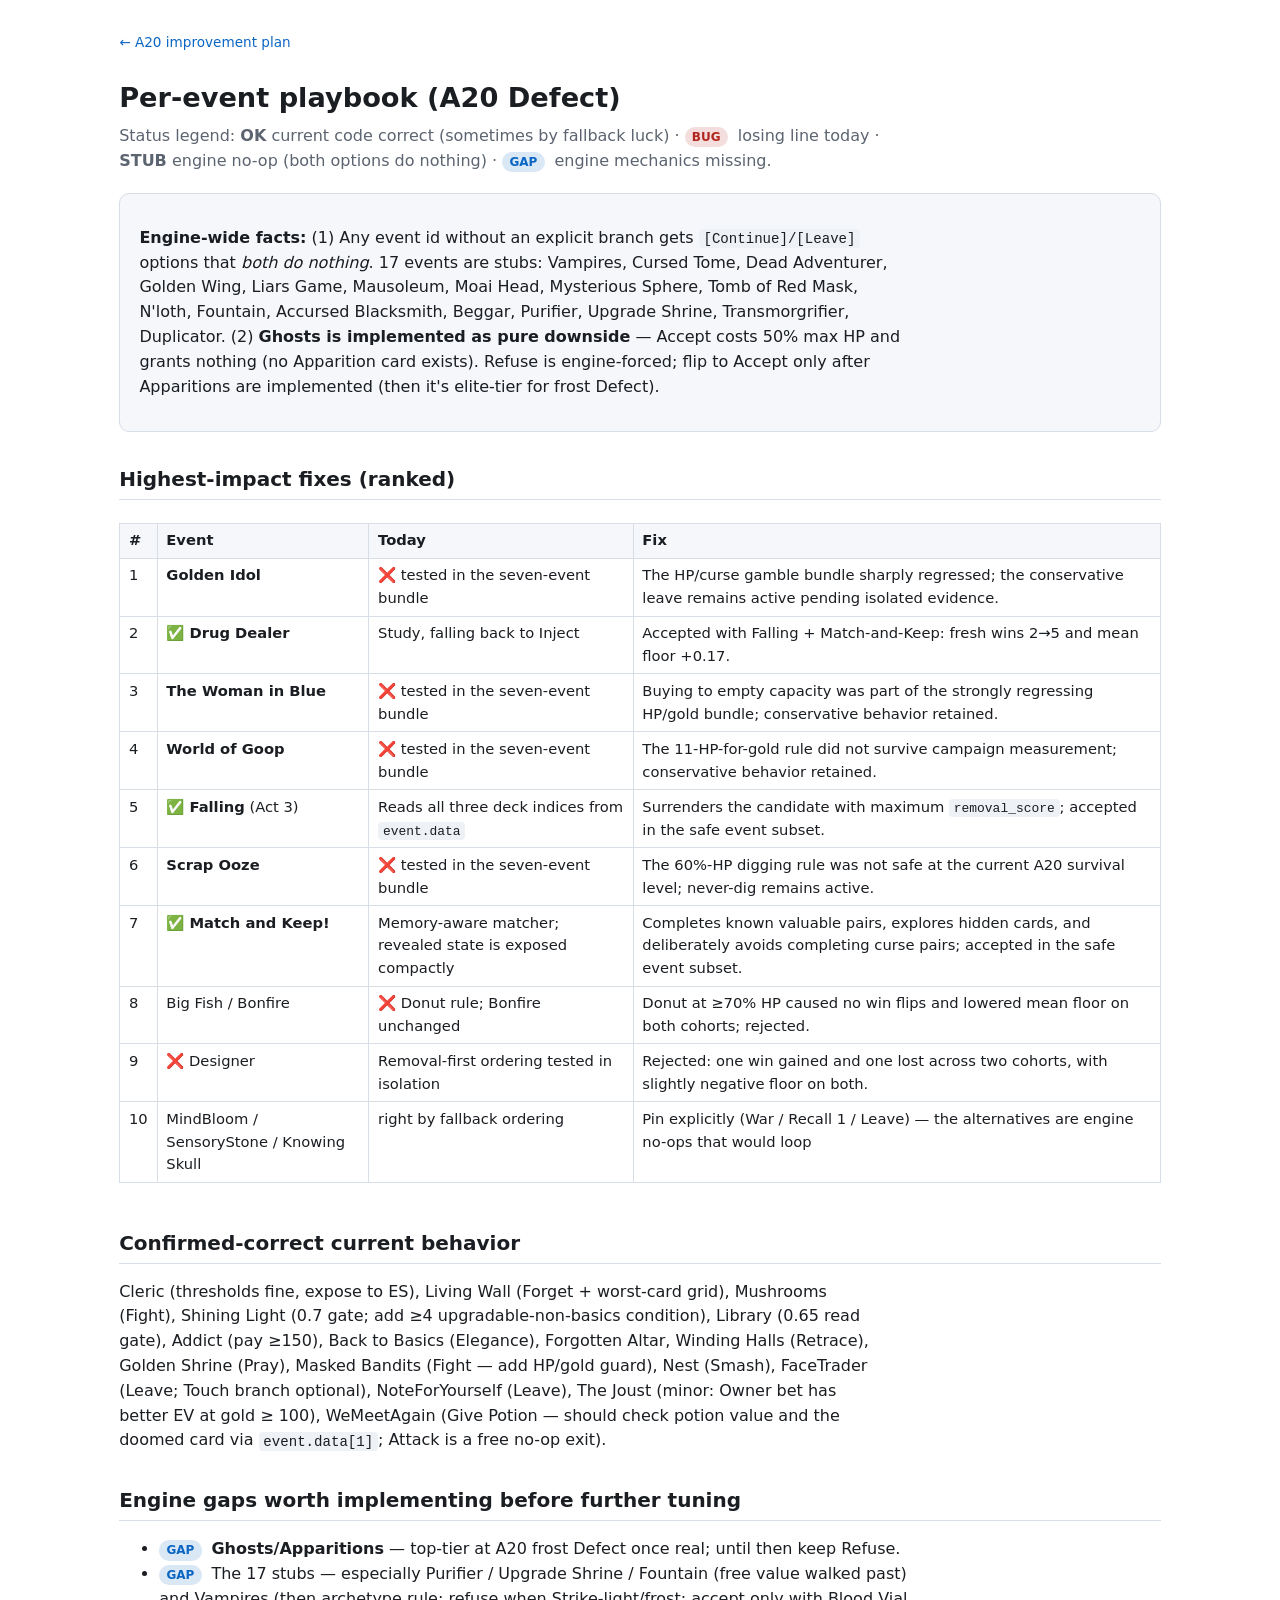
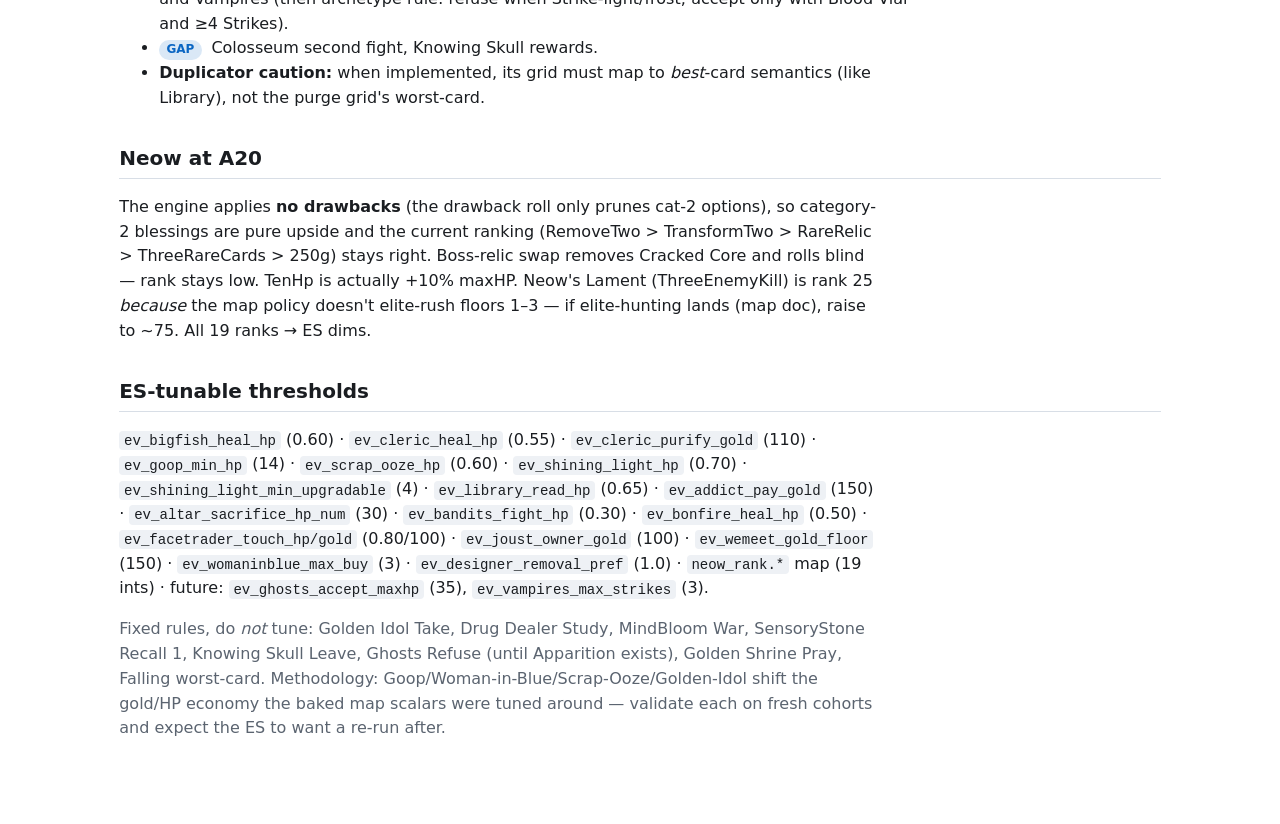
<file: plan/events.html>
<!DOCTYPE html>
<html lang="en">
<head>
<meta charset="utf-8">
<meta name="viewport" content="width=device-width, initial-scale=1">
<title>Event Playbook</title>
<link rel="stylesheet" href="style.css">
</head>
<body>
<nav class="crumb"><a href="index.html">&larr; A20 improvement plan</a></nav>
<h1>Per-event playbook (A20 Defect)</h1>
<p class="sub">Status legend: <strong>OK</strong> current code correct (sometimes by fallback luck) · <span class="tag warn">BUG</span> losing line today · <strong>STUB</strong> engine no-op (both options do nothing) · <span class="tag eng">GAP</span> engine mechanics missing.</p>

<div class="card">
<p><strong>Engine-wide facts:</strong> (1) Any event id without an explicit branch gets <code>[Continue]/[Leave]</code> options that <em>both do nothing</em>. 17 events are stubs: Vampires, Cursed Tome, Dead Adventurer, Golden Wing, Liars Game, Mausoleum, Moai Head, Mysterious Sphere, Tomb of Red Mask, N'loth, Fountain, Accursed Blacksmith, Beggar, Purifier, Upgrade Shrine, Transmorgrifier, Duplicator. (2) <strong>Ghosts is implemented as pure downside</strong> — Accept costs 50% max HP and grants nothing (no Apparition card exists). Refuse is engine-forced; flip to Accept only after Apparitions are implemented (then it's elite-tier for frost Defect).</p>
</div>

<h2>Highest-impact fixes (ranked)</h2>
<div class="tablewrap"><table>
<tr><th>#</th><th>Event</th><th>Today</th><th>Fix</th></tr>
<tr><td>1</td><td><strong>Golden Idol</strong></td><td>❌ tested in the seven-event bundle</td><td>The HP/curse gamble bundle sharply regressed; the conservative leave remains active pending isolated evidence.</td></tr>
<tr><td>2</td><td><strong>✅ Drug Dealer</strong></td><td>Study, falling back to Inject</td><td>Accepted with Falling + Match-and-Keep: fresh wins 2→5 and mean floor +0.17.</td></tr>
<tr><td>3</td><td><strong>The Woman in Blue</strong></td><td>❌ tested in the seven-event bundle</td><td>Buying to empty capacity was part of the strongly regressing HP/gold bundle; conservative behavior retained.</td></tr>
<tr><td>4</td><td><strong>World of Goop</strong></td><td>❌ tested in the seven-event bundle</td><td>The 11-HP-for-gold rule did not survive campaign measurement; conservative behavior retained.</td></tr>
<tr><td>5</td><td><strong>✅ Falling</strong> (Act 3)</td><td>Reads all three deck indices from <code>event.data</code></td><td>Surrenders the candidate with maximum <code>removal_score</code>; accepted in the safe event subset.</td></tr>
<tr><td>6</td><td><strong>Scrap Ooze</strong></td><td>❌ tested in the seven-event bundle</td><td>The 60%-HP digging rule was not safe at the current A20 survival level; never-dig remains active.</td></tr>
<tr><td>7</td><td><strong>✅ Match and Keep!</strong></td><td>Memory-aware matcher; revealed state is exposed compactly</td><td>Completes known valuable pairs, explores hidden cards, and deliberately avoids completing curse pairs; accepted in the safe event subset.</td></tr>
<tr><td>8</td><td>Big Fish / Bonfire</td><td>❌ Donut rule; Bonfire unchanged</td><td>Donut at ≥70% HP caused no win flips and lowered mean floor on both cohorts; rejected.</td></tr>
<tr><td>9</td><td>❌ Designer</td><td>Removal-first ordering tested in isolation</td><td>Rejected: one win gained and one lost across two cohorts, with slightly negative floor on both.</td></tr>
<tr><td>10</td><td>MindBloom / SensoryStone / Knowing Skull</td><td>right by fallback ordering</td><td>Pin explicitly (War / Recall 1 / Leave) — the alternatives are engine no-ops that would loop</td></tr>
</table></div>

<h2>Confirmed-correct current behavior</h2>
<p>Cleric (thresholds fine, expose to ES), Living Wall (Forget + worst-card grid), Mushrooms (Fight), Shining Light (0.7 gate; add ≥4 upgradable-non-basics condition), Library (0.65 read gate), Addict (pay ≥150), Back to Basics (Elegance), Forgotten Altar, Winding Halls (Retrace), Golden Shrine (Pray), Masked Bandits (Fight — add HP/gold guard), Nest (Smash), FaceTrader (Leave; Touch branch optional), NoteForYourself (Leave), The Joust (minor: Owner bet has better EV at gold ≥ 100), WeMeetAgain (Give Potion — should check potion value and the doomed card via <code>event.data[1]</code>; Attack is a free no-op exit).</p>

<h2>Engine gaps worth implementing before further tuning</h2>
<ul>
<li><span class="tag eng">GAP</span> <strong>Ghosts/Apparitions</strong> — top-tier at A20 frost Defect once real; until then keep Refuse.</li>
<li><span class="tag eng">GAP</span> The 17 stubs — especially Purifier / Upgrade Shrine / Fountain (free value walked past) and Vampires (then archetype rule: refuse when Strike-light/frost; accept only with Blood Vial and ≥4 Strikes).</li>
<li><span class="tag eng">GAP</span> Colosseum second fight, Knowing Skull rewards.</li>
<li><strong>Duplicator caution:</strong> when implemented, its grid must map to <em>best</em>-card semantics (like Library), not the purge grid's worst-card.</li>
</ul>

<h2>Neow at A20</h2>
<p>The engine applies <strong>no drawbacks</strong> (the drawback roll only prunes cat-2 options), so category-2 blessings are pure upside and the current ranking (RemoveTwo &gt; TransformTwo &gt; RareRelic &gt; ThreeRareCards &gt; 250g) stays right. Boss-relic swap removes Cracked Core and rolls blind — rank stays low. TenHp is actually +10% maxHP. Neow's Lament (ThreeEnemyKill) is rank 25 <em>because</em> the map policy doesn't elite-rush floors 1–3 — if elite-hunting lands (map doc), raise to ~75. All 19 ranks → ES dims.</p>

<h2>ES-tunable thresholds</h2>
<p><code>ev_bigfish_heal_hp</code> (0.60) · <code>ev_cleric_heal_hp</code> (0.55) · <code>ev_cleric_purify_gold</code> (110) · <code>ev_goop_min_hp</code> (14) · <code>ev_scrap_ooze_hp</code> (0.60) · <code>ev_shining_light_hp</code> (0.70) · <code>ev_shining_light_min_upgradable</code> (4) · <code>ev_library_read_hp</code> (0.65) · <code>ev_addict_pay_gold</code> (150) · <code>ev_altar_sacrifice_hp_num</code> (30) · <code>ev_bandits_fight_hp</code> (0.30) · <code>ev_bonfire_heal_hp</code> (0.50) · <code>ev_facetrader_touch_hp/gold</code> (0.80/100) · <code>ev_joust_owner_gold</code> (100) · <code>ev_wemeet_gold_floor</code> (150) · <code>ev_womaninblue_max_buy</code> (3) · <code>ev_designer_removal_pref</code> (1.0) · <code>neow_rank.*</code> map (19 ints) · future: <code>ev_ghosts_accept_maxhp</code> (35), <code>ev_vampires_max_strikes</code> (3).</p>
<p class="sub">Fixed rules, do <em>not</em> tune: Golden Idol Take, Drug Dealer Study, MindBloom War, SensoryStone Recall 1, Knowing Skull Leave, Ghosts Refuse (until Apparition exists), Golden Shrine Pray, Falling worst-card. Methodology: Goop/Woman-in-Blue/Scrap-Ooze/Golden-Idol shift the gold/HP economy the baked map scalars were tuned around — validate each on fresh cohorts and expect the ES to want a re-run after.</p>
</body>
</html>
</file>
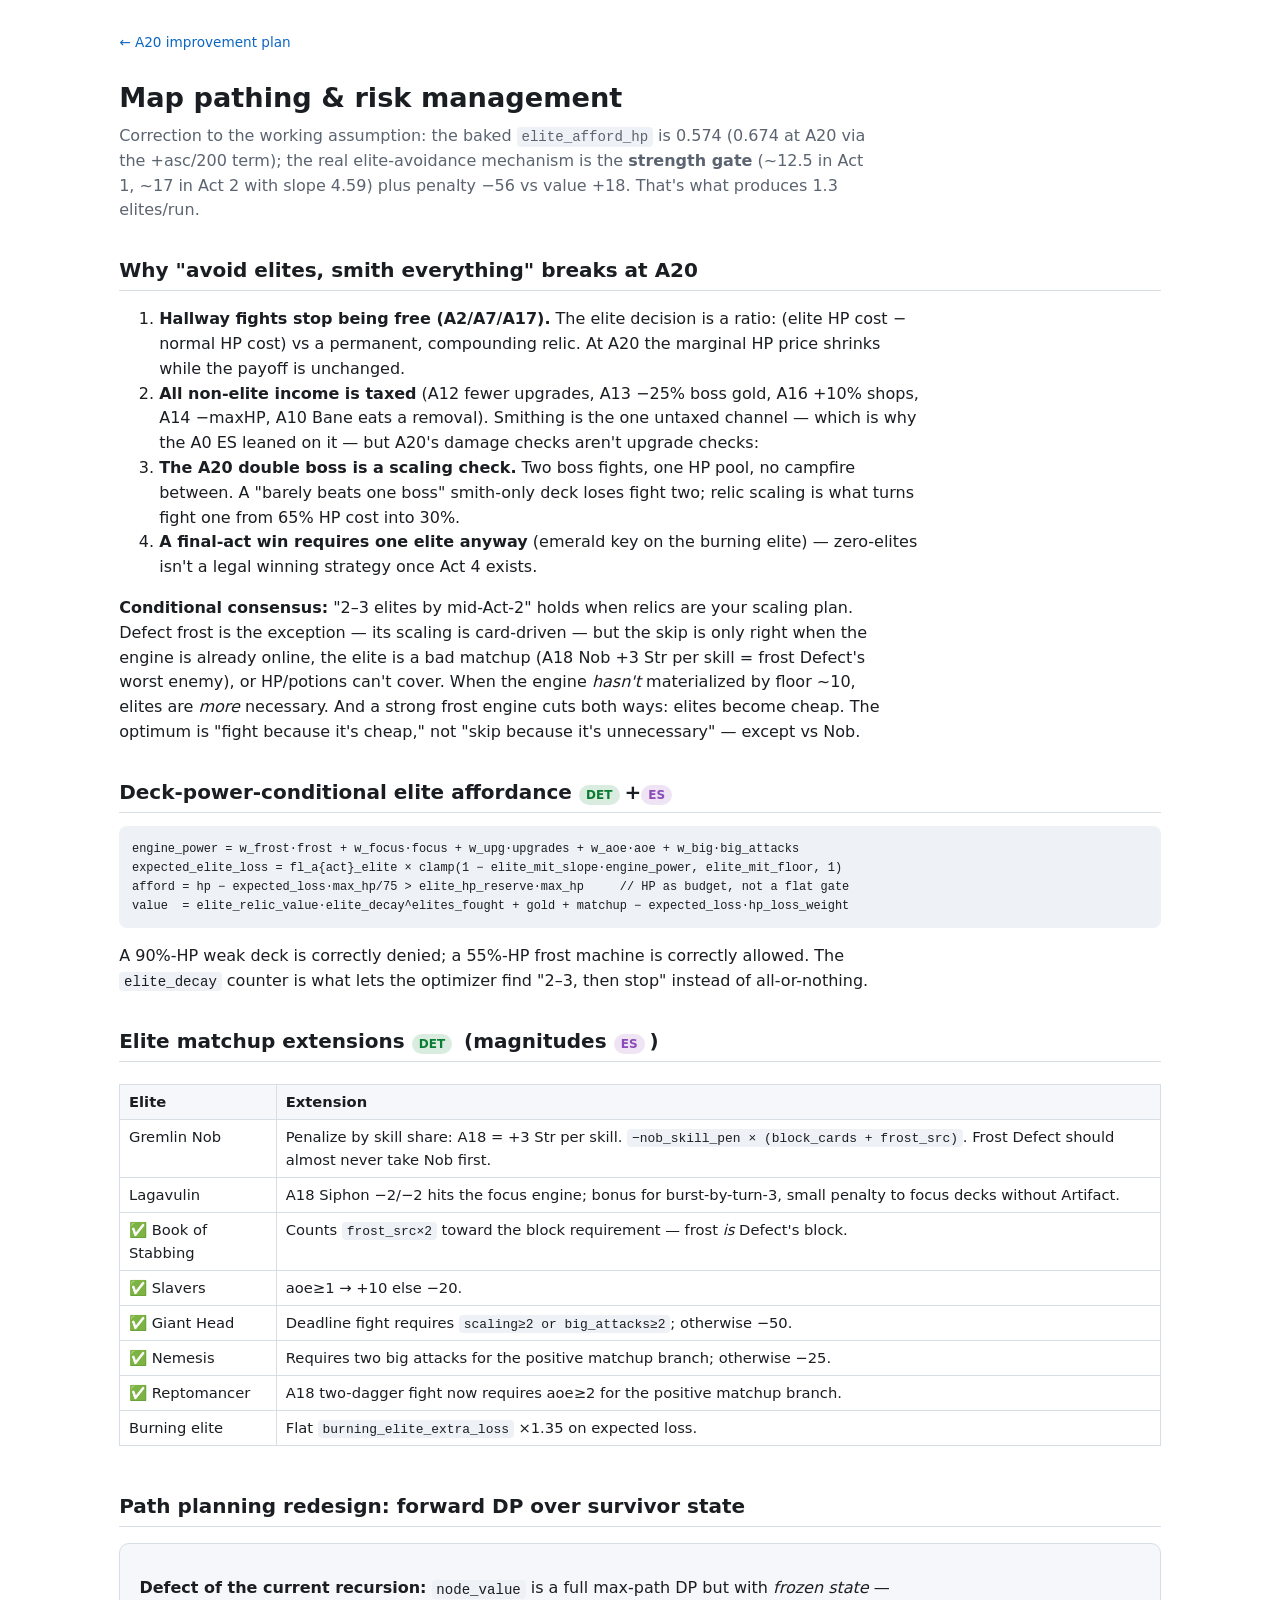
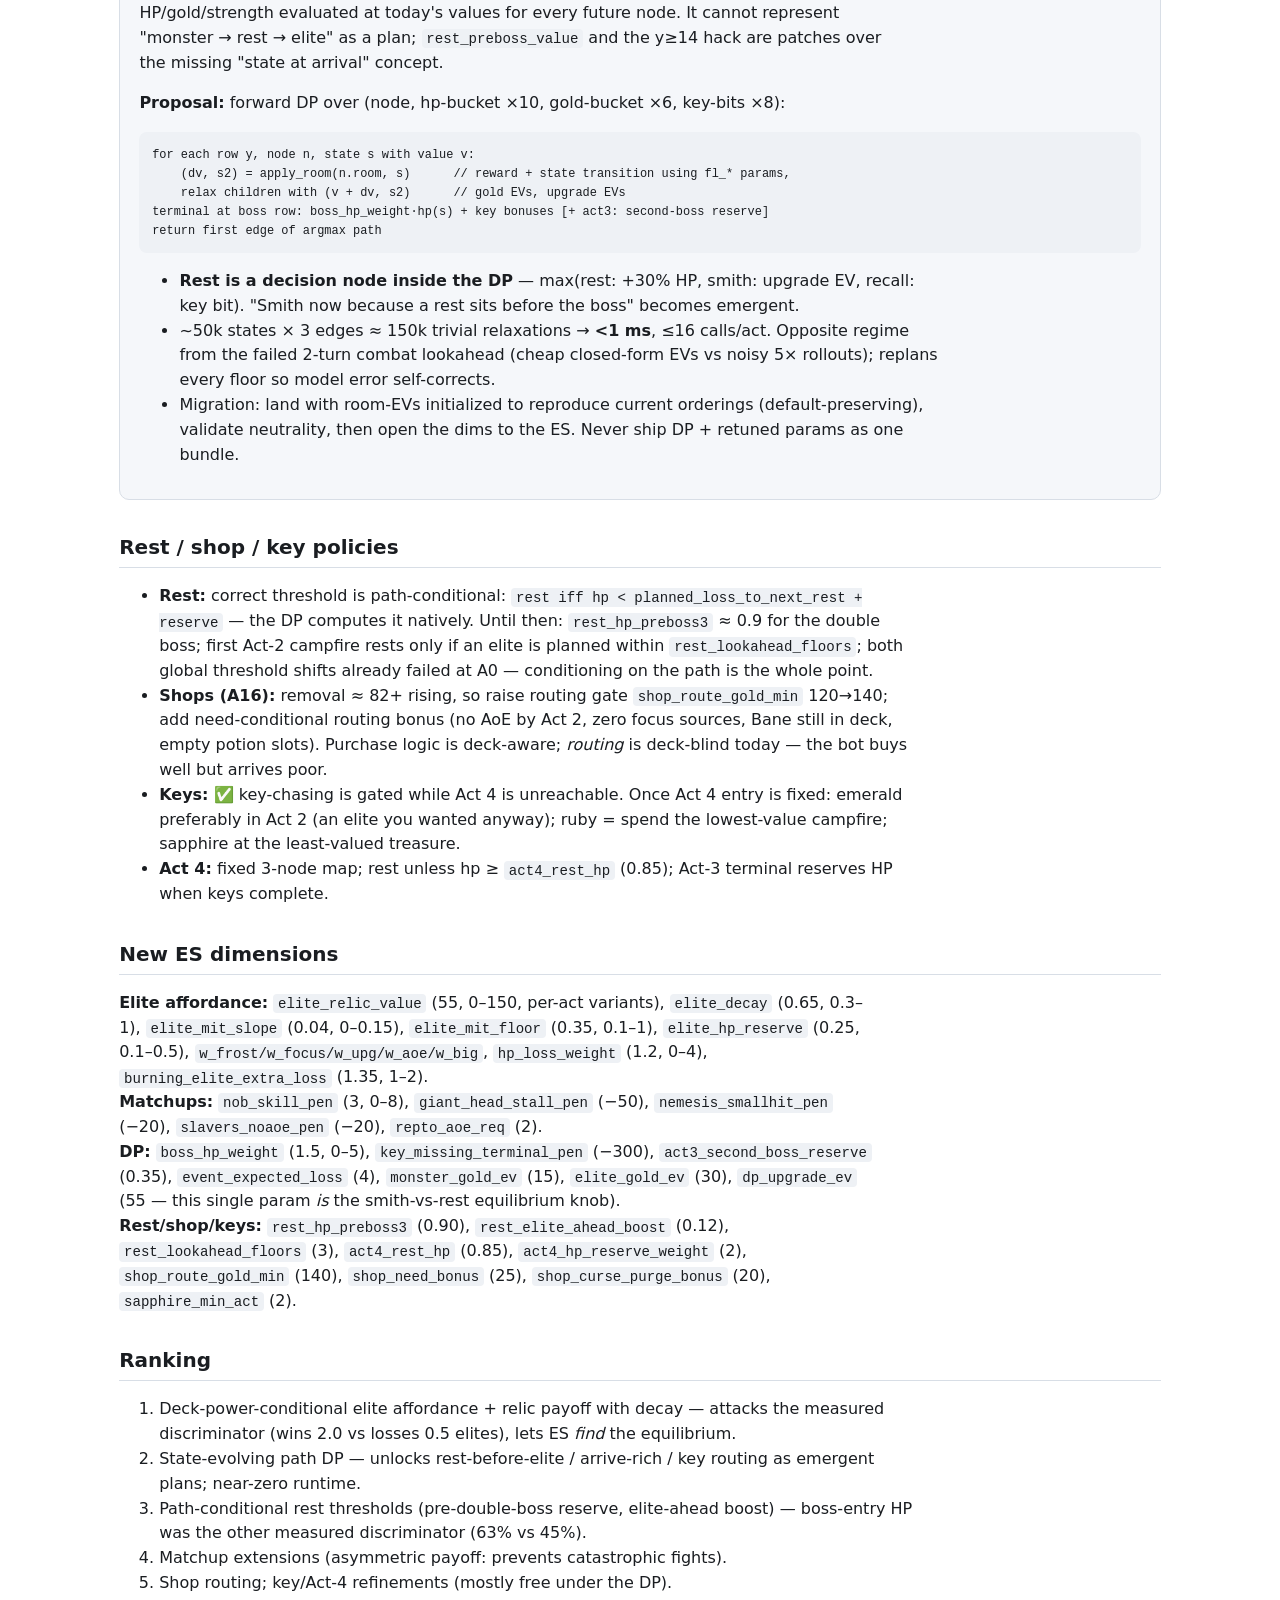
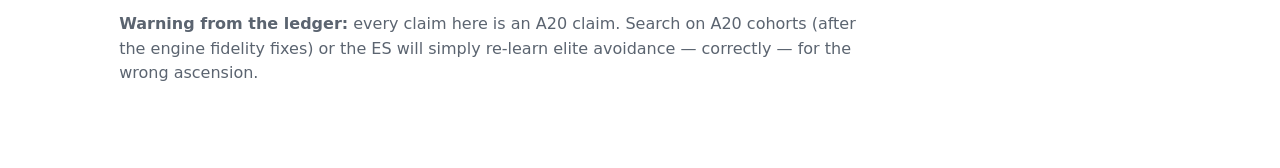
<file: plan/map-pathing.html>
<!DOCTYPE html>
<html lang="en">
<head>
<meta charset="utf-8">
<meta name="viewport" content="width=device-width, initial-scale=1">
<title>Map Pathing &amp; Risk Management</title>
<link rel="stylesheet" href="style.css">
</head>
<body>
<nav class="crumb"><a href="index.html">&larr; A20 improvement plan</a></nav>
<h1>Map pathing &amp; risk management</h1>
<p class="sub">Correction to the working assumption: the baked <code>elite_afford_hp</code> is 0.574 (0.674 at A20 via the +asc/200 term); the real elite-avoidance mechanism is the <strong>strength gate</strong> (~12.5 in Act 1, ~17 in Act 2 with slope 4.59) plus penalty −56 vs value +18. That's what produces 1.3 elites/run.</p>

<h2>Why "avoid elites, smith everything" breaks at A20</h2>
<ol>
<li><strong>Hallway fights stop being free (A2/A7/A17).</strong> The elite decision is a ratio: (elite HP cost − normal HP cost) vs a permanent, compounding relic. At A20 the marginal HP price shrinks while the payoff is unchanged.</li>
<li><strong>All non-elite income is taxed</strong> (A12 fewer upgrades, A13 −25% boss gold, A16 +10% shops, A14 −maxHP, A10 Bane eats a removal). Smithing is the one untaxed channel — which is why the A0 ES leaned on it — but A20's damage checks aren't upgrade checks:</li>
<li><strong>The A20 double boss is a scaling check.</strong> Two boss fights, one HP pool, no campfire between. A "barely beats one boss" smith-only deck loses fight two; relic scaling is what turns fight one from 65% HP cost into 30%.</li>
<li><strong>A final-act win requires one elite anyway</strong> (emerald key on the burning elite) — zero-elites isn't a legal winning strategy once Act 4 exists.</li>
</ol>
<p><strong>Conditional consensus:</strong> "2–3 elites by mid-Act-2" holds when relics are your scaling plan. Defect frost is the exception — its scaling is card-driven — but the skip is only right when the engine is already online, the elite is a bad matchup (A18 Nob +3 Str per skill = frost Defect's worst enemy), or HP/potions can't cover. When the engine <em>hasn't</em> materialized by floor ~10, elites are <em>more</em> necessary. And a strong frost engine cuts both ways: elites become cheap. The optimum is "fight because it's cheap," not "skip because it's unnecessary" — except vs Nob.</p>

<h2>Deck-power-conditional elite affordance <span class="tag det">DET</span>+<span class="tag rl">ES</span></h2>
<pre><code>engine_power = w_frost·frost + w_focus·focus + w_upg·upgrades + w_aoe·aoe + w_big·big_attacks
expected_elite_loss = fl_a{act}_elite × clamp(1 − elite_mit_slope·engine_power, elite_mit_floor, 1)
afford = hp − expected_loss·max_hp/75 &gt; elite_hp_reserve·max_hp     // HP as budget, not a flat gate
value  = elite_relic_value·elite_decay^elites_fought + gold + matchup − expected_loss·hp_loss_weight</code></pre>
<p>A 90%-HP weak deck is correctly denied; a 55%-HP frost machine is correctly allowed. The <code>elite_decay</code> counter is what lets the optimizer find "2–3, then stop" instead of all-or-nothing.</p>

<h2>Elite matchup extensions <span class="tag det">DET</span> (magnitudes <span class="tag rl">ES</span>)</h2>
<div class="tablewrap"><table>
<tr><th>Elite</th><th>Extension</th></tr>
<tr><td>Gremlin Nob</td><td>Penalize by skill share: A18 = +3 Str per skill. <code>−nob_skill_pen × (block_cards + frost_src)</code>. Frost Defect should almost never take Nob first.</td></tr>
<tr><td>Lagavulin</td><td>A18 Siphon −2/−2 hits the focus engine; bonus for burst-by-turn-3, small penalty to focus decks without Artifact.</td></tr>
<tr><td>✅ Book of Stabbing</td><td>Counts <code>frost_src×2</code> toward the block requirement — frost <em>is</em> Defect's block.</td></tr>
<tr><td>✅ Slavers</td><td>aoe≥1 → +10 else −20.</td></tr>
<tr><td>✅ Giant Head</td><td>Deadline fight requires <code>scaling≥2 or big_attacks≥2</code>; otherwise −50.</td></tr>
<tr><td>✅ Nemesis</td><td>Requires two big attacks for the positive matchup branch; otherwise −25.</td></tr>
<tr><td>✅ Reptomancer</td><td>A18 two-dagger fight now requires aoe≥2 for the positive matchup branch.</td></tr>
<tr><td>Burning elite</td><td>Flat <code>burning_elite_extra_loss</code> ×1.35 on expected loss.</td></tr>
</table></div>

<h2>Path planning redesign: forward DP over survivor state</h2>
<div class="card">
<p><strong>Defect of the current recursion:</strong> <code>node_value</code> is a full max-path DP but with <em>frozen state</em> — HP/gold/strength evaluated at today's values for every future node. It cannot represent "monster → rest → elite" as a plan; <code>rest_preboss_value</code> and the y≥14 hack are patches over the missing "state at arrival" concept.</p>
<p><strong>Proposal:</strong> forward DP over (node, hp-bucket ×10, gold-bucket ×6, key-bits ×8):</p>
<pre><code>for each row y, node n, state s with value v:
    (dv, s2) = apply_room(n.room, s)      // reward + state transition using fl_* params,
    relax children with (v + dv, s2)      // gold EVs, upgrade EVs
terminal at boss row: boss_hp_weight·hp(s) + key bonuses [+ act3: second-boss reserve]
return first edge of argmax path</code></pre>
<ul>
<li><strong>Rest is a decision node inside the DP</strong> — max(rest: +30% HP, smith: upgrade EV, recall: key bit). "Smith now because a rest sits before the boss" becomes emergent.</li>
<li>~50k states × 3 edges ≈ 150k trivial relaxations → <strong>&lt;1 ms</strong>, ≤16 calls/act. Opposite regime from the failed 2-turn combat lookahead (cheap closed-form EVs vs noisy 5× rollouts); replans every floor so model error self-corrects.</li>
<li>Migration: land with room-EVs initialized to reproduce current orderings (default-preserving), validate neutrality, then open the dims to the ES. Never ship DP + retuned params as one bundle.</li>
</ul>
</div>

<h2>Rest / shop / key policies</h2>
<ul>
<li><strong>Rest:</strong> correct threshold is path-conditional: <code>rest iff hp &lt; planned_loss_to_next_rest + reserve</code> — the DP computes it natively. Until then: <code>rest_hp_preboss3</code> ≈ 0.9 for the double boss; first Act-2 campfire rests only if an elite is planned within <code>rest_lookahead_floors</code>; both global threshold shifts already failed at A0 — conditioning on the path is the whole point.</li>
<li><strong>Shops (A16):</strong> removal ≈ 82+ rising, so raise routing gate <code>shop_route_gold_min</code> 120→140; add need-conditional routing bonus (no AoE by Act 2, zero focus sources, Bane still in deck, empty potion slots). Purchase logic is deck-aware; <em>routing</em> is deck-blind today — the bot buys well but arrives poor.</li>
<li><strong>Keys:</strong> ✅ key-chasing is gated while Act 4 is unreachable. Once Act 4 entry is fixed: emerald preferably in Act 2 (an elite you wanted anyway); ruby = spend the lowest-value campfire; sapphire at the least-valued treasure.</li>
<li><strong>Act 4:</strong> fixed 3-node map; rest unless hp ≥ <code>act4_rest_hp</code> (0.85); Act-3 terminal reserves HP when keys complete.</li>
</ul>

<h2>New ES dimensions</h2>
<p><strong>Elite affordance:</strong> <code>elite_relic_value</code> (55, 0–150, per-act variants), <code>elite_decay</code> (0.65, 0.3–1), <code>elite_mit_slope</code> (0.04, 0–0.15), <code>elite_mit_floor</code> (0.35, 0.1–1), <code>elite_hp_reserve</code> (0.25, 0.1–0.5), <code>w_frost/w_focus/w_upg/w_aoe/w_big</code>, <code>hp_loss_weight</code> (1.2, 0–4), <code>burning_elite_extra_loss</code> (1.35, 1–2).<br>
<strong>Matchups:</strong> <code>nob_skill_pen</code> (3, 0–8), <code>giant_head_stall_pen</code> (−50), <code>nemesis_smallhit_pen</code> (−20), <code>slavers_noaoe_pen</code> (−20), <code>repto_aoe_req</code> (2).<br>
<strong>DP:</strong> <code>boss_hp_weight</code> (1.5, 0–5), <code>key_missing_terminal_pen</code> (−300), <code>act3_second_boss_reserve</code> (0.35), <code>event_expected_loss</code> (4), <code>monster_gold_ev</code> (15), <code>elite_gold_ev</code> (30), <code>dp_upgrade_ev</code> (55 — this single param <em>is</em> the smith-vs-rest equilibrium knob).<br>
<strong>Rest/shop/keys:</strong> <code>rest_hp_preboss3</code> (0.90), <code>rest_elite_ahead_boost</code> (0.12), <code>rest_lookahead_floors</code> (3), <code>act4_rest_hp</code> (0.85), <code>act4_hp_reserve_weight</code> (2), <code>shop_route_gold_min</code> (140), <code>shop_need_bonus</code> (25), <code>shop_curse_purge_bonus</code> (20), <code>sapphire_min_act</code> (2).</p>

<h2>Ranking</h2>
<ol>
<li>Deck-power-conditional elite affordance + relic payoff with decay — attacks the measured discriminator (wins 2.0 vs losses 0.5 elites), lets ES <em>find</em> the equilibrium.</li>
<li>State-evolving path DP — unlocks rest-before-elite / arrive-rich / key routing as emergent plans; near-zero runtime.</li>
<li>Path-conditional rest thresholds (pre-double-boss reserve, elite-ahead boost) — boss-entry HP was the other measured discriminator (63% vs 45%).</li>
<li>Matchup extensions (asymmetric payoff: prevents catastrophic fights).</li>
<li>Shop routing; key/Act-4 refinements (mostly free under the DP).</li>
</ol>
<p class="sub"><strong>Warning from the ledger:</strong> every claim here is an A20 claim. Search on A20 cohorts (after the engine fidelity fixes) or the ES will simply re-learn elite avoidance — correctly — for the wrong ascension.</p>
</body>
</html>
</file>
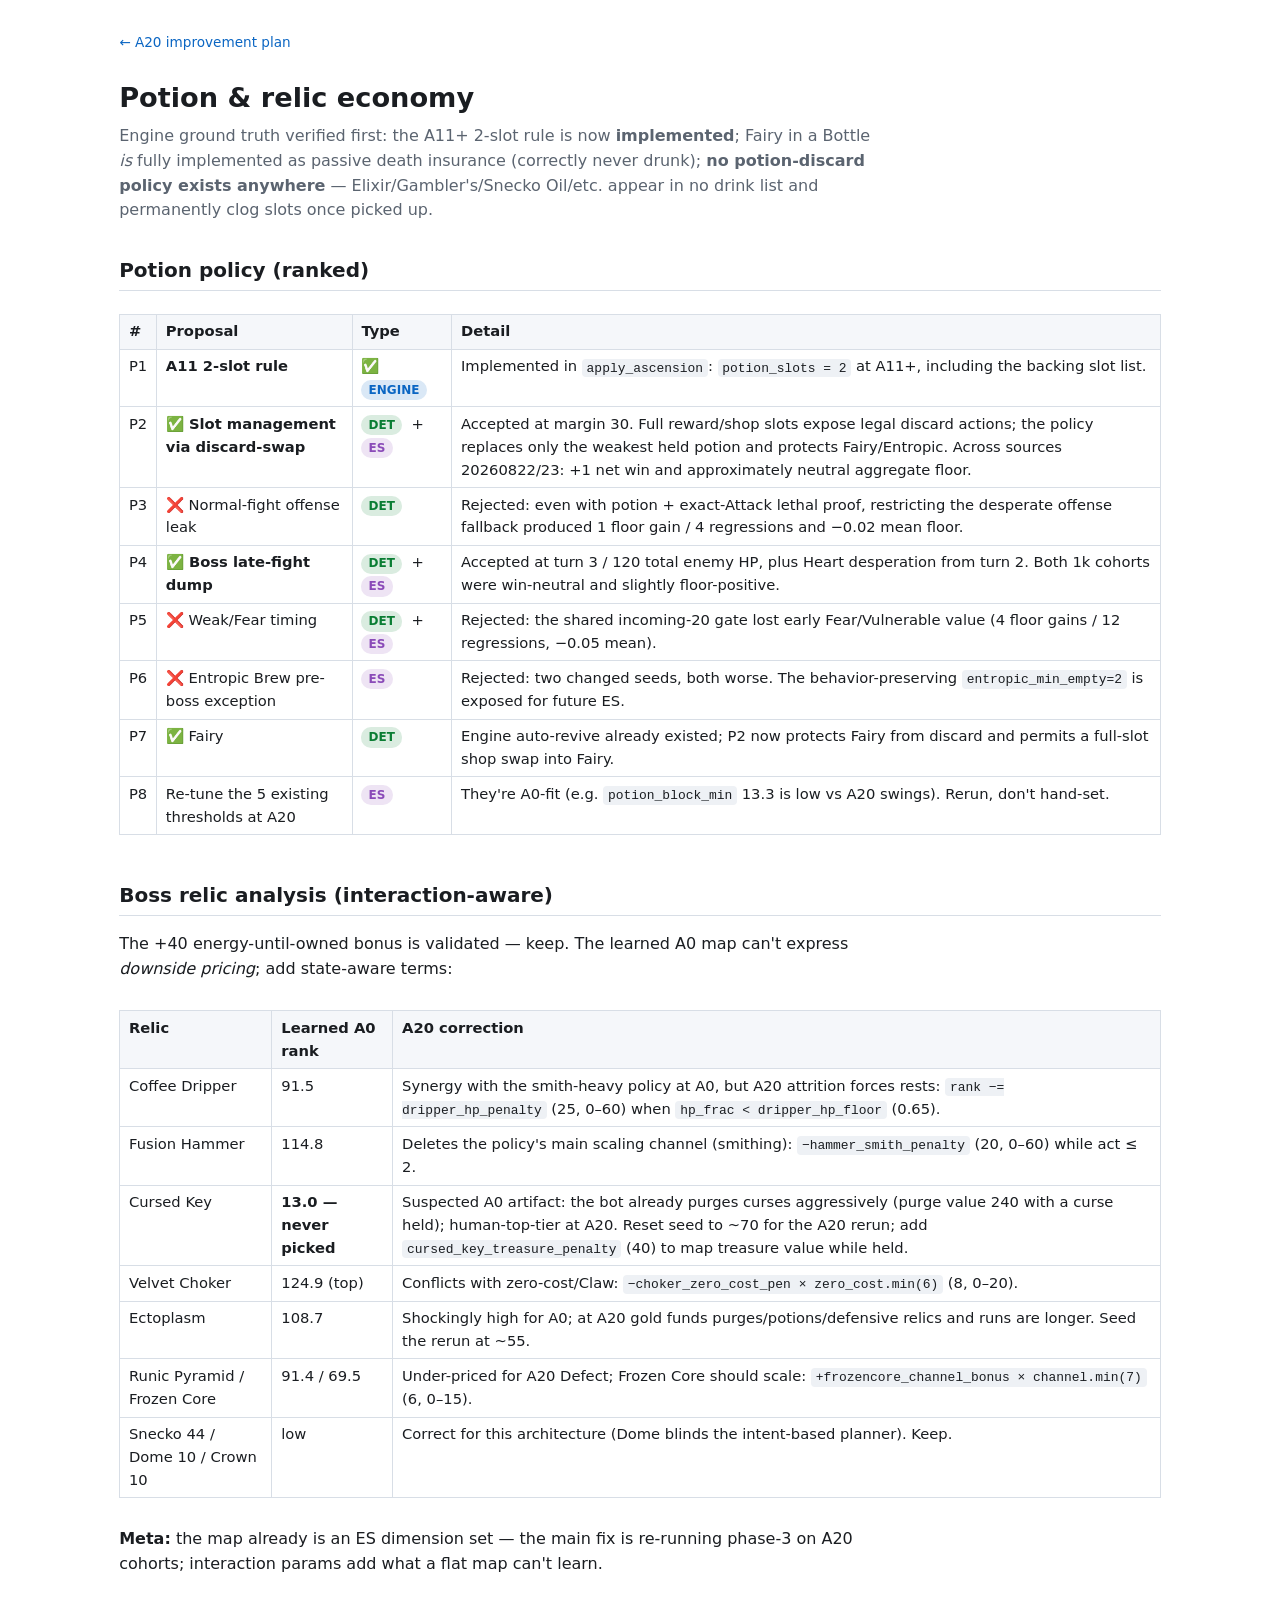
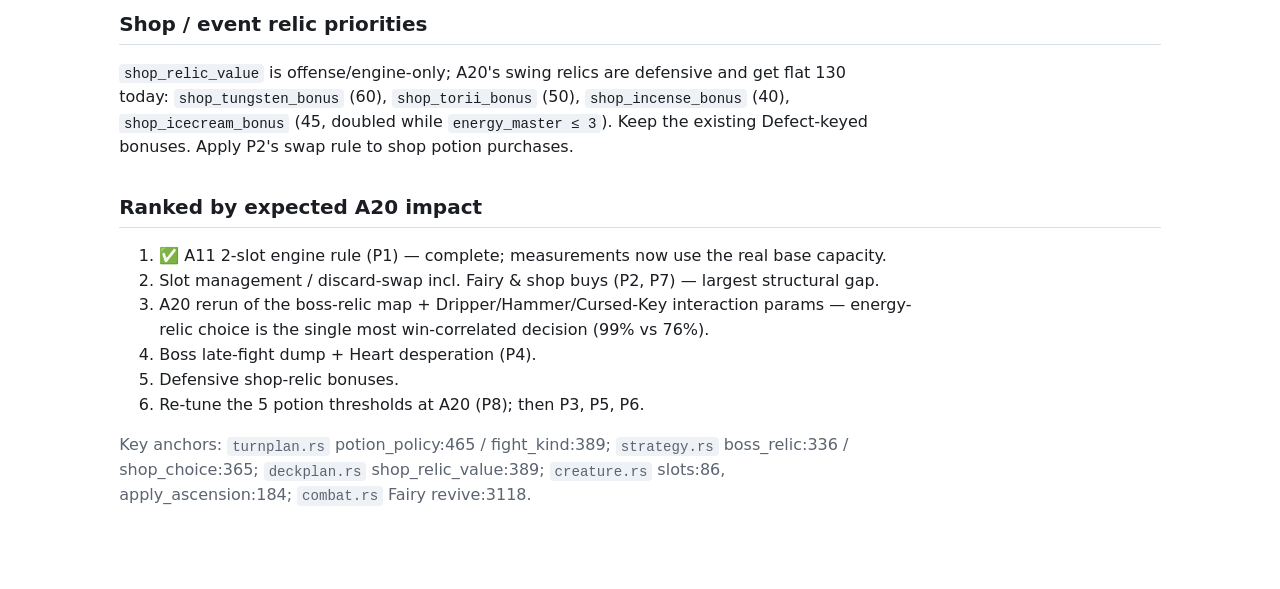
<file: plan/potions-relics.html>
<!DOCTYPE html>
<html lang="en">
<head>
<meta charset="utf-8">
<meta name="viewport" content="width=device-width, initial-scale=1">
<title>Potion &amp; Relic Economy</title>
<link rel="stylesheet" href="style.css">
</head>
<body>
<nav class="crumb"><a href="index.html">&larr; A20 improvement plan</a></nav>
<h1>Potion &amp; relic economy</h1>
<p class="sub">Engine ground truth verified first: the A11+ 2-slot rule is now <strong>implemented</strong>; Fairy in a Bottle <em>is</em> fully implemented as passive death insurance (correctly never drunk); <strong>no potion-discard policy exists anywhere</strong> — Elixir/Gambler's/Snecko Oil/etc. appear in no drink list and permanently clog slots once picked up.</p>

<h2>Potion policy (ranked)</h2>
<div class="tablewrap"><table>
<tr><th>#</th><th>Proposal</th><th>Type</th><th>Detail</th></tr>
<tr><td>P1</td><td><strong>A11 2-slot rule</strong></td><td>✅ <span class="tag eng">ENGINE</span></td><td>Implemented in <code>apply_ascension</code>: <code>potion_slots = 2</code> at A11+, including the backing slot list.</td></tr>
<tr><td>P2</td><td><strong>✅ Slot management via discard-swap</strong></td><td><span class="tag det">DET</span> + <span class="tag rl">ES</span></td><td>Accepted at margin 30. Full reward/shop slots expose legal discard actions; the policy replaces only the weakest held potion and protects Fairy/Entropic. Across sources 20260822/23: +1 net win and approximately neutral aggregate floor.</td></tr>
<tr><td>P3</td><td>❌ Normal-fight offense leak</td><td><span class="tag det">DET</span></td><td>Rejected: even with potion + exact-Attack lethal proof, restricting the desperate offense fallback produced 1 floor gain / 4 regressions and −0.02 mean floor.</td></tr>
<tr><td>P4</td><td><strong>✅ Boss late-fight dump</strong></td><td><span class="tag det">DET</span> + <span class="tag rl">ES</span></td><td>Accepted at turn 3 / 120 total enemy HP, plus Heart desperation from turn 2. Both 1k cohorts were win-neutral and slightly floor-positive.</td></tr>
<tr><td>P5</td><td>❌ Weak/Fear timing</td><td><span class="tag det">DET</span> + <span class="tag rl">ES</span></td><td>Rejected: the shared incoming-20 gate lost early Fear/Vulnerable value (4 floor gains / 12 regressions, −0.05 mean).</td></tr>
<tr><td>P6</td><td>❌ Entropic Brew pre-boss exception</td><td><span class="tag rl">ES</span></td><td>Rejected: two changed seeds, both worse. The behavior-preserving <code>entropic_min_empty=2</code> is exposed for future ES.</td></tr>
<tr><td>P7</td><td>✅ Fairy</td><td><span class="tag det">DET</span></td><td>Engine auto-revive already existed; P2 now protects Fairy from discard and permits a full-slot shop swap into Fairy.</td></tr>
<tr><td>P8</td><td>Re-tune the 5 existing thresholds at A20</td><td><span class="tag rl">ES</span></td><td>They're A0-fit (e.g. <code>potion_block_min</code> 13.3 is low vs A20 swings). Rerun, don't hand-set.</td></tr>
</table></div>

<h2>Boss relic analysis (interaction-aware)</h2>
<p>The +40 energy-until-owned bonus is validated — keep. The learned A0 map can't express <em>downside pricing</em>; add state-aware terms:</p>
<div class="tablewrap"><table>
<tr><th>Relic</th><th>Learned A0 rank</th><th>A20 correction</th></tr>
<tr><td>Coffee Dripper</td><td>91.5</td><td>Synergy with the smith-heavy policy at A0, but A20 attrition forces rests: <code>rank −= dripper_hp_penalty</code> (25, 0–60) when <code>hp_frac &lt; dripper_hp_floor</code> (0.65).</td></tr>
<tr><td>Fusion Hammer</td><td>114.8</td><td>Deletes the policy's main scaling channel (smithing): <code>−hammer_smith_penalty</code> (20, 0–60) while act ≤ 2.</td></tr>
<tr><td>Cursed Key</td><td><strong>13.0 — never picked</strong></td><td>Suspected A0 artifact: the bot already purges curses aggressively (purge value 240 with a curse held); human-top-tier at A20. Reset seed to ~70 for the A20 rerun; add <code>cursed_key_treasure_penalty</code> (40) to map treasure value while held.</td></tr>
<tr><td>Velvet Choker</td><td>124.9 (top)</td><td>Conflicts with zero-cost/Claw: <code>−choker_zero_cost_pen × zero_cost.min(6)</code> (8, 0–20).</td></tr>
<tr><td>Ectoplasm</td><td>108.7</td><td>Shockingly high for A0; at A20 gold funds purges/potions/defensive relics and runs are longer. Seed the rerun at ~55.</td></tr>
<tr><td>Runic Pyramid / Frozen Core</td><td>91.4 / 69.5</td><td>Under-priced for A20 Defect; Frozen Core should scale: <code>+frozencore_channel_bonus × channel.min(7)</code> (6, 0–15).</td></tr>
<tr><td>Snecko 44 / Dome 10 / Crown 10</td><td>low</td><td>Correct for this architecture (Dome blinds the intent-based planner). Keep.</td></tr>
</table></div>
<p><strong>Meta:</strong> the map already is an ES dimension set — the main fix is re-running phase-3 on A20 cohorts; interaction params add what a flat map can't learn.</p>

<h2>Shop / event relic priorities</h2>
<p><code>shop_relic_value</code> is offense/engine-only; A20's swing relics are defensive and get flat 130 today:
<code>shop_tungsten_bonus</code> (60), <code>shop_torii_bonus</code> (50), <code>shop_incense_bonus</code> (40), <code>shop_icecream_bonus</code> (45, doubled while <code>energy_master ≤ 3</code>). Keep the existing Defect-keyed bonuses. Apply P2's swap rule to shop potion purchases.</p>

<h2>Ranked by expected A20 impact</h2>
<ol>
<li>✅ A11 2-slot engine rule (P1) — complete; measurements now use the real base capacity.</li>
<li>Slot management / discard-swap incl. Fairy &amp; shop buys (P2, P7) — largest structural gap.</li>
<li>A20 rerun of the boss-relic map + Dripper/Hammer/Cursed-Key interaction params — energy-relic choice is the single most win-correlated decision (99% vs 76%).</li>
<li>Boss late-fight dump + Heart desperation (P4).</li>
<li>Defensive shop-relic bonuses.</li>
<li>Re-tune the 5 potion thresholds at A20 (P8); then P3, P5, P6.</li>
</ol>
<p class="sub">Key anchors: <code>turnplan.rs</code> potion_policy:465 / fight_kind:389; <code>strategy.rs</code> boss_relic:336 / shop_choice:365; <code>deckplan.rs</code> shop_relic_value:389; <code>creature.rs</code> slots:86, apply_ascension:184; <code>combat.rs</code> Fairy revive:3118.</p>
</body>
</html>
</file>
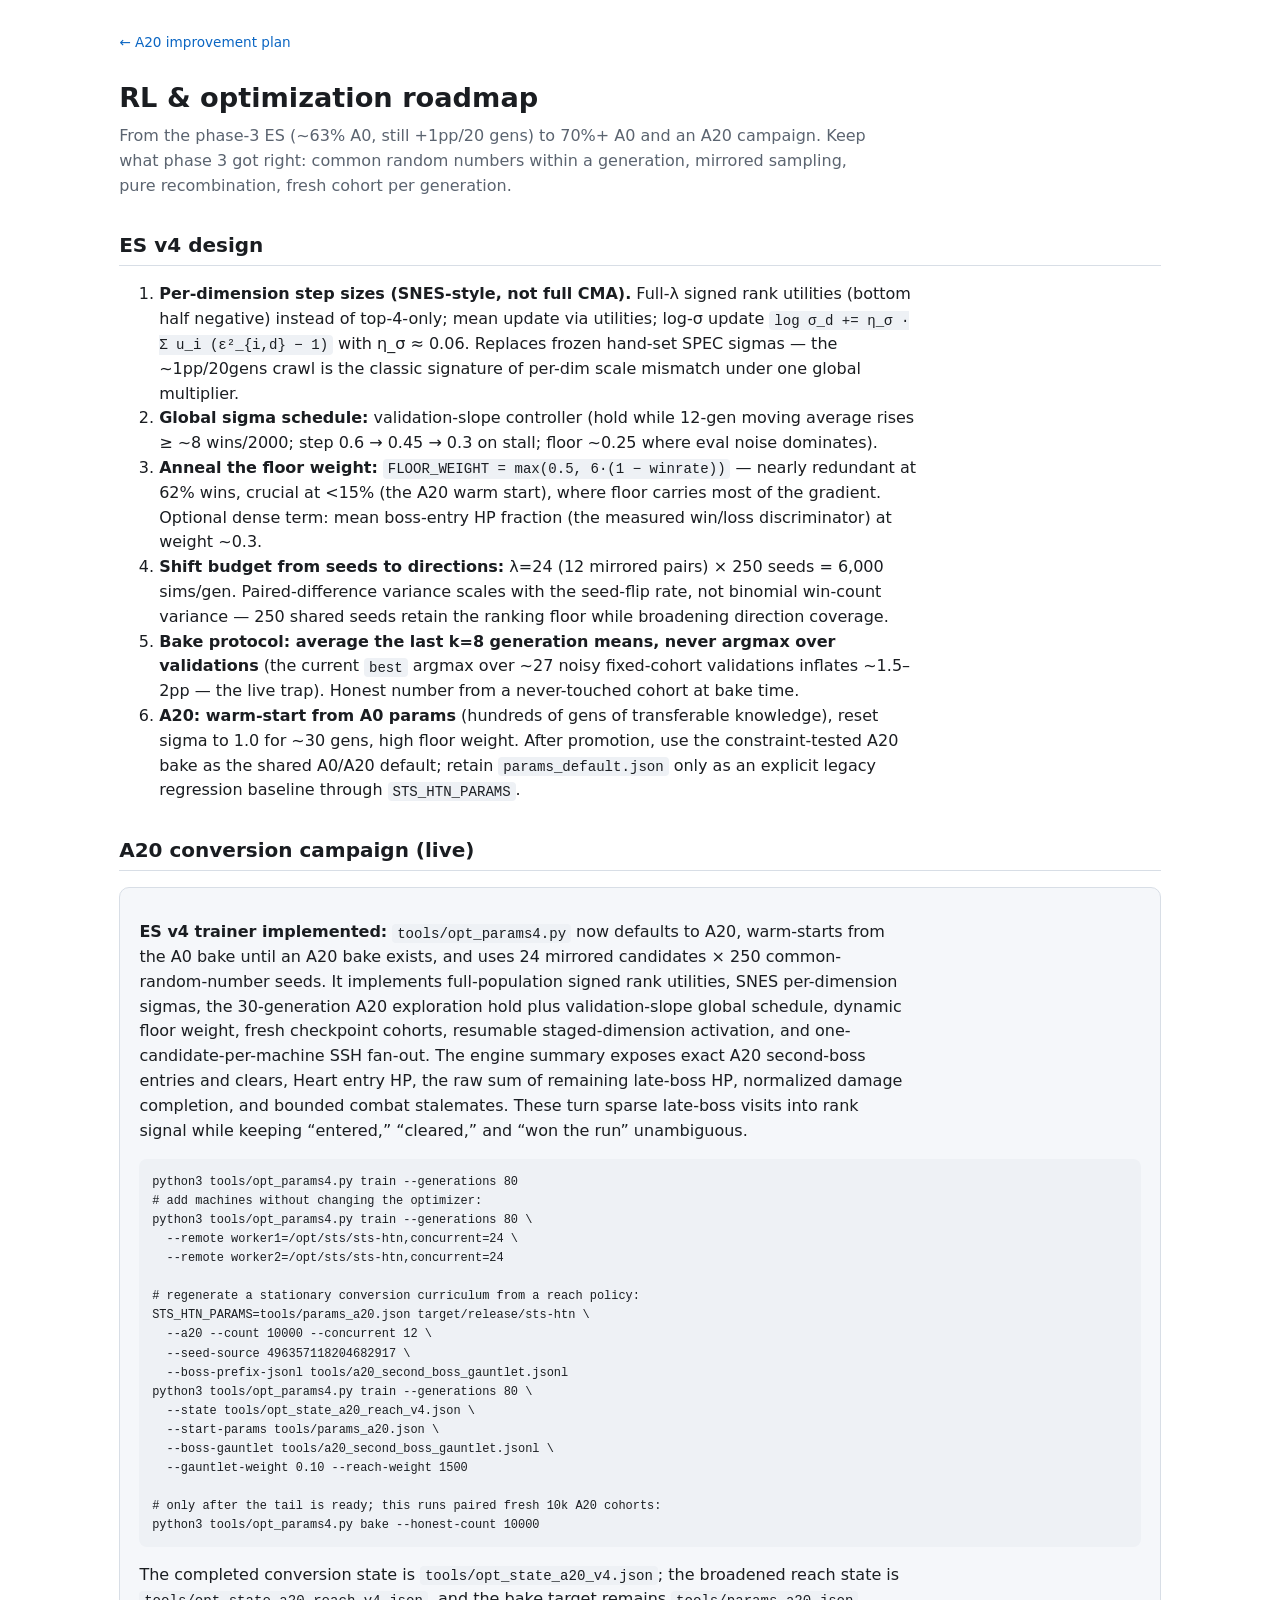
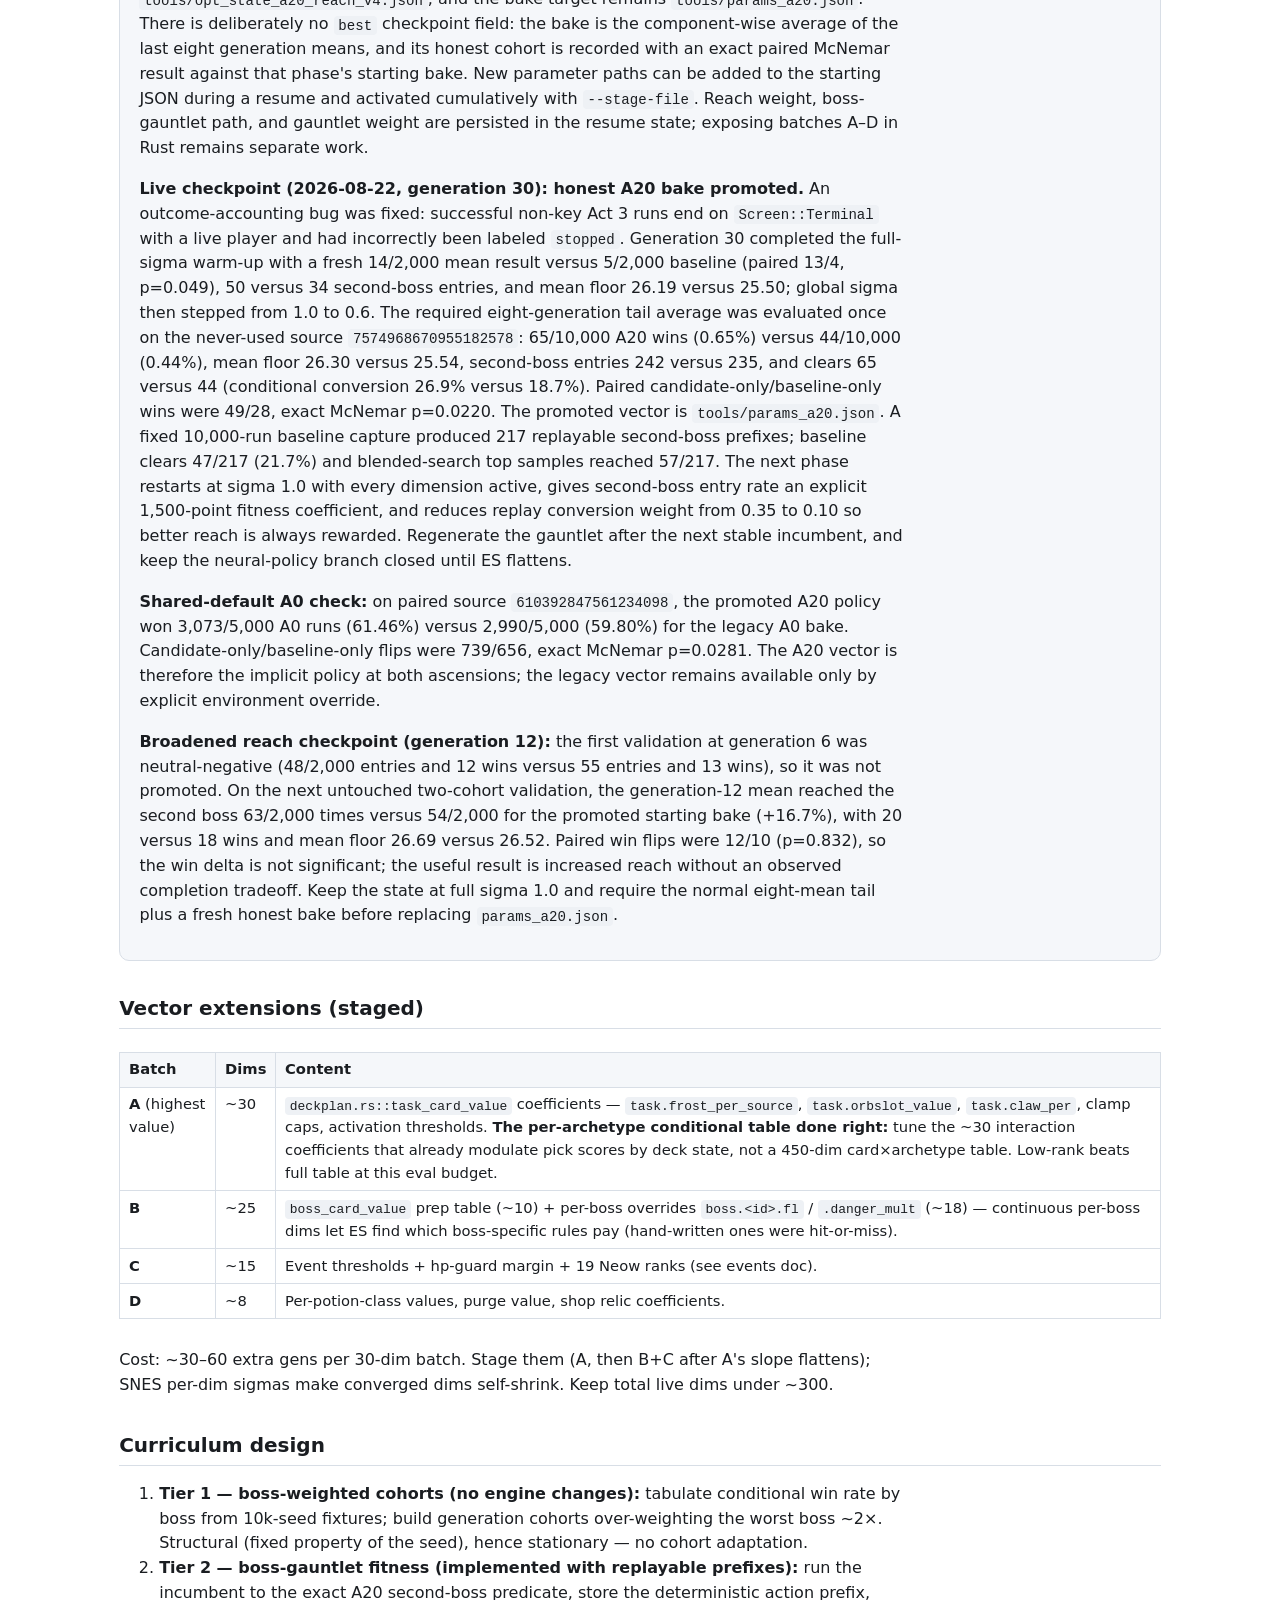
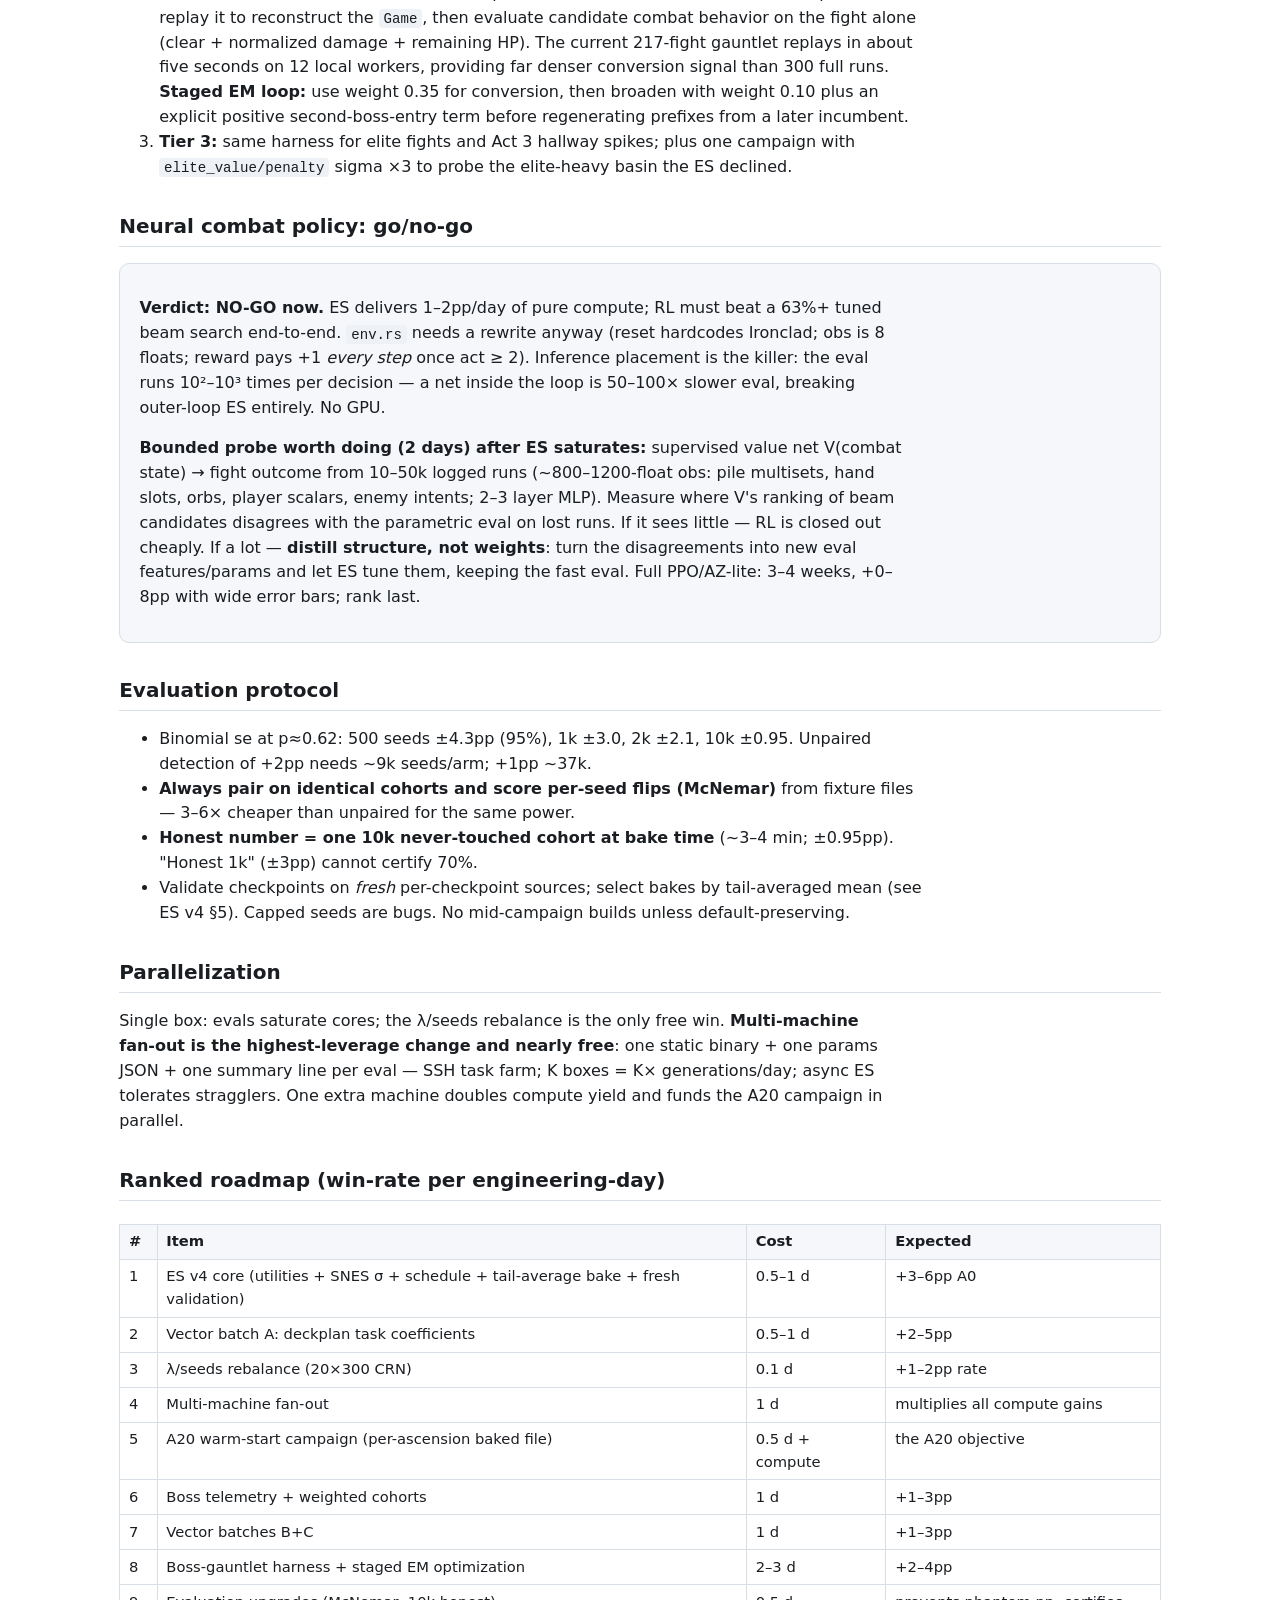
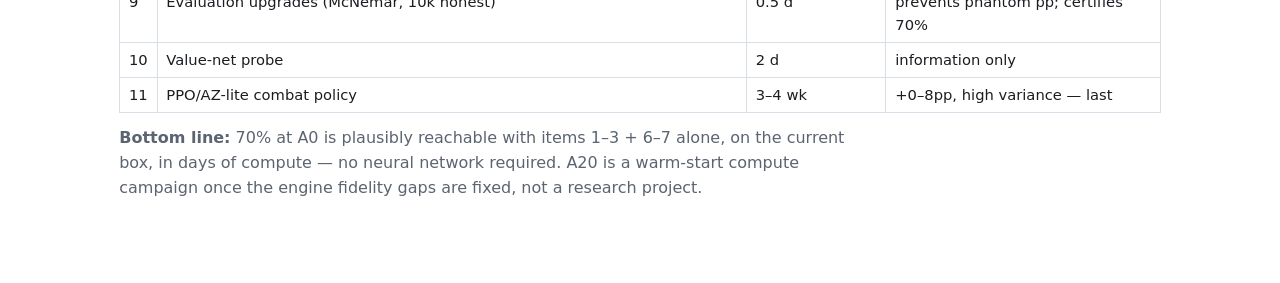
<file: plan/rl-roadmap.html>
<!DOCTYPE html>
<html lang="en">
<head>
<meta charset="utf-8">
<meta name="viewport" content="width=device-width, initial-scale=1">
<title>RL &amp; Optimization Roadmap</title>
<link rel="stylesheet" href="style.css">
</head>
<body>
<nav class="crumb"><a href="index.html">&larr; A20 improvement plan</a></nav>
<h1>RL &amp; optimization roadmap</h1>
<p class="sub">From the phase-3 ES (~63% A0, still +1pp/20 gens) to 70%+ A0 and an A20 campaign. Keep what phase 3 got right: common random numbers within a generation, mirrored sampling, pure recombination, fresh cohort per generation.</p>

<h2>ES v4 design</h2>
<ol>
<li><strong>Per-dimension step sizes (SNES-style, not full CMA).</strong> Full-λ signed rank utilities (bottom half negative) instead of top-4-only; mean update via utilities; log-σ update <code>log σ_d += η_σ · Σ u_i (ε²_{i,d} − 1)</code> with η_σ ≈ 0.06. Replaces frozen hand-set SPEC sigmas — the ~1pp/20gens crawl is the classic signature of per-dim scale mismatch under one global multiplier.</li>
<li><strong>Global sigma schedule:</strong> validation-slope controller (hold while 12-gen moving average rises ≥ ~8 wins/2000; step 0.6 → 0.45 → 0.3 on stall; floor ~0.25 where eval noise dominates).</li>
<li><strong>Anneal the floor weight:</strong> <code>FLOOR_WEIGHT = max(0.5, 6·(1 − winrate))</code> — nearly redundant at 62% wins, crucial at &lt;15% (the A20 warm start), where floor carries most of the gradient. Optional dense term: mean boss-entry HP fraction (the measured win/loss discriminator) at weight ~0.3.</li>
<li><strong>Shift budget from seeds to directions:</strong> λ=24 (12 mirrored pairs) × 250 seeds = 6,000 sims/gen. Paired-difference variance scales with the seed-flip rate, not binomial win-count variance — 250 shared seeds retain the ranking floor while broadening direction coverage.</li>
<li><strong>Bake protocol: average the last k=8 generation means, never argmax over validations</strong> (the current <code>best</code> argmax over ~27 noisy fixed-cohort validations inflates ~1.5–2pp — the live trap). Honest number from a never-touched cohort at bake time.</li>
<li><strong>A20: warm-start from A0 params</strong> (hundreds of gens of transferable knowledge), reset sigma to 1.0 for ~30 gens, high floor weight. After promotion, use the constraint-tested A20 bake as the shared A0/A20 default; retain <code>params_default.json</code> only as an explicit legacy regression baseline through <code>STS_HTN_PARAMS</code>.</li>
</ol>

<h2>A20 conversion campaign (live)</h2>
<div class="card">
<p><strong>ES v4 trainer implemented:</strong> <code>tools/opt_params4.py</code> now defaults to A20, warm-starts from the A0 bake until an A20 bake exists, and uses 24 mirrored candidates × 250 common-random-number seeds. It implements full-population signed rank utilities, SNES per-dimension sigmas, the 30-generation A20 exploration hold plus validation-slope global schedule, dynamic floor weight, fresh checkpoint cohorts, resumable staged-dimension activation, and one-candidate-per-machine SSH fan-out. The engine summary exposes exact A20 second-boss entries and clears, Heart entry HP, the raw sum of remaining late-boss HP, normalized damage completion, and bounded combat stalemates. These turn sparse late-boss visits into rank signal while keeping “entered,” “cleared,” and “won the run” unambiguous.</p>
<pre><code>python3 tools/opt_params4.py train --generations 80
# add machines without changing the optimizer:
python3 tools/opt_params4.py train --generations 80 \
  --remote worker1=/opt/sts/sts-htn,concurrent=24 \
  --remote worker2=/opt/sts/sts-htn,concurrent=24

# regenerate a stationary conversion curriculum from a reach policy:
STS_HTN_PARAMS=tools/params_a20.json target/release/sts-htn \
  --a20 --count 10000 --concurrent 12 \
  --seed-source 496357118204682917 \
  --boss-prefix-jsonl tools/a20_second_boss_gauntlet.jsonl
python3 tools/opt_params4.py train --generations 80 \
  --state tools/opt_state_a20_reach_v4.json \
  --start-params tools/params_a20.json \
  --boss-gauntlet tools/a20_second_boss_gauntlet.jsonl \
  --gauntlet-weight 0.10 --reach-weight 1500

# only after the tail is ready; this runs paired fresh 10k A20 cohorts:
python3 tools/opt_params4.py bake --honest-count 10000</code></pre>
<p>The completed conversion state is <code>tools/opt_state_a20_v4.json</code>; the broadened reach state is <code>tools/opt_state_a20_reach_v4.json</code>, and the bake target remains <code>tools/params_a20.json</code>. There is deliberately no <code>best</code> checkpoint field: the bake is the component-wise average of the last eight generation means, and its honest cohort is recorded with an exact paired McNemar result against that phase's starting bake. New parameter paths can be added to the starting JSON during a resume and activated cumulatively with <code>--stage-file</code>. Reach weight, boss-gauntlet path, and gauntlet weight are persisted in the resume state; exposing batches A–D in Rust remains separate work.</p>
<p><strong>Live checkpoint (2026-08-22, generation 30): honest A20 bake promoted.</strong> An outcome-accounting bug was fixed: successful non-key Act 3 runs end on <code>Screen::Terminal</code> with a live player and had incorrectly been labeled <code>stopped</code>. Generation 30 completed the full-sigma warm-up with a fresh 14/2,000 mean result versus 5/2,000 baseline (paired 13/4, p=0.049), 50 versus 34 second-boss entries, and mean floor 26.19 versus 25.50; global sigma then stepped from 1.0 to 0.6. The required eight-generation tail average was evaluated once on the never-used source <code>7574968670955182578</code>: 65/10,000 A20 wins (0.65%) versus 44/10,000 (0.44%), mean floor 26.30 versus 25.54, second-boss entries 242 versus 235, and clears 65 versus 44 (conditional conversion 26.9% versus 18.7%). Paired candidate-only/baseline-only wins were 49/28, exact McNemar p=0.0220. The promoted vector is <code>tools/params_a20.json</code>. A fixed 10,000-run baseline capture produced 217 replayable second-boss prefixes; baseline clears 47/217 (21.7%) and blended-search top samples reached 57/217. The next phase restarts at sigma 1.0 with every dimension active, gives second-boss entry rate an explicit 1,500-point fitness coefficient, and reduces replay conversion weight from 0.35 to 0.10 so better reach is always rewarded. Regenerate the gauntlet after the next stable incumbent, and keep the neural-policy branch closed until ES flattens.</p>
<p><strong>Shared-default A0 check:</strong> on paired source <code>610392847561234098</code>, the promoted A20 policy won 3,073/5,000 A0 runs (61.46%) versus 2,990/5,000 (59.80%) for the legacy A0 bake. Candidate-only/baseline-only flips were 739/656, exact McNemar p=0.0281. The A20 vector is therefore the implicit policy at both ascensions; the legacy vector remains available only by explicit environment override.</p>
<p><strong>Broadened reach checkpoint (generation 12):</strong> the first validation at generation 6 was neutral-negative (48/2,000 entries and 12 wins versus 55 entries and 13 wins), so it was not promoted. On the next untouched two-cohort validation, the generation-12 mean reached the second boss 63/2,000 times versus 54/2,000 for the promoted starting bake (+16.7%), with 20 versus 18 wins and mean floor 26.69 versus 26.52. Paired win flips were 12/10 (p=0.832), so the win delta is not significant; the useful result is increased reach without an observed completion tradeoff. Keep the state at full sigma 1.0 and require the normal eight-mean tail plus a fresh honest bake before replacing <code>params_a20.json</code>.</p>
</div>

<h2>Vector extensions (staged)</h2>
<div class="tablewrap"><table>
<tr><th>Batch</th><th>Dims</th><th>Content</th></tr>
<tr><td><strong>A</strong> (highest value)</td><td>~30</td><td><code>deckplan.rs::task_card_value</code> coefficients — <code>task.frost_per_source</code>, <code>task.orbslot_value</code>, <code>task.claw_per</code>, clamp caps, activation thresholds. <strong>The per-archetype conditional table done right:</strong> tune the ~30 interaction coefficients that already modulate pick scores by deck state, not a 450-dim card×archetype table. Low-rank beats full table at this eval budget.</td></tr>
<tr><td><strong>B</strong></td><td>~25</td><td><code>boss_card_value</code> prep table (~10) + per-boss overrides <code>boss.&lt;id&gt;.fl</code> / <code>.danger_mult</code> (~18) — continuous per-boss dims let ES find which boss-specific rules pay (hand-written ones were hit-or-miss).</td></tr>
<tr><td><strong>C</strong></td><td>~15</td><td>Event thresholds + hp-guard margin + 19 Neow ranks (see events doc).</td></tr>
<tr><td><strong>D</strong></td><td>~8</td><td>Per-potion-class values, purge value, shop relic coefficients.</td></tr>
</table></div>
<p>Cost: ~30–60 extra gens per 30-dim batch. Stage them (A, then B+C after A's slope flattens); SNES per-dim sigmas make converged dims self-shrink. Keep total live dims under ~300.</p>

<h2>Curriculum design</h2>
<ol>
<li><strong>Tier 1 — boss-weighted cohorts (no engine changes):</strong> tabulate conditional win rate by boss from 10k-seed fixtures; build generation cohorts over-weighting the worst boss ~2×. Structural (fixed property of the seed), hence stationary — no cohort adaptation.</li>
<li><strong>Tier 2 — boss-gauntlet fitness (implemented with replayable prefixes):</strong> run the incumbent to the exact A20 second-boss predicate, store the deterministic action prefix, replay it to reconstruct the <code>Game</code>, then evaluate candidate combat behavior on the fight alone (clear + normalized damage + remaining HP). The current 217-fight gauntlet replays in about five seconds on 12 local workers, providing far denser conversion signal than 300 full runs. <strong>Staged EM loop:</strong> use weight 0.35 for conversion, then broaden with weight 0.10 plus an explicit positive second-boss-entry term before regenerating prefixes from a later incumbent.</li>
<li><strong>Tier 3:</strong> same harness for elite fights and Act 3 hallway spikes; plus one campaign with <code>elite_value/penalty</code> sigma ×3 to probe the elite-heavy basin the ES declined.</li>
</ol>

<h2>Neural combat policy: go/no-go</h2>
<div class="card">
<p><strong>Verdict: NO-GO now.</strong> ES delivers 1–2pp/day of pure compute; RL must beat a 63%+ tuned beam search end-to-end. <code>env.rs</code> needs a rewrite anyway (reset hardcodes Ironclad; obs is 8 floats; reward pays +1 <em>every step</em> once act ≥ 2). Inference placement is the killer: the eval runs 10²–10³ times per decision — a net inside the loop is 50–100× slower eval, breaking outer-loop ES entirely. No GPU.</p>
<p><strong>Bounded probe worth doing (2 days) after ES saturates:</strong> supervised value net V(combat state) → fight outcome from 10–50k logged runs (~800–1200-float obs: pile multisets, hand slots, orbs, player scalars, enemy intents; 2–3 layer MLP). Measure where V's ranking of beam candidates disagrees with the parametric eval on lost runs. If it sees little — RL is closed out cheaply. If a lot — <strong>distill structure, not weights</strong>: turn the disagreements into new eval features/params and let ES tune them, keeping the fast eval. Full PPO/AZ-lite: 3–4 weeks, +0–8pp with wide error bars; rank last.</p>
</div>

<h2>Evaluation protocol</h2>
<ul>
<li>Binomial se at p≈0.62: 500 seeds ±4.3pp (95%), 1k ±3.0, 2k ±2.1, 10k ±0.95. Unpaired detection of +2pp needs ~9k seeds/arm; +1pp ~37k.</li>
<li><strong>Always pair on identical cohorts and score per-seed flips (McNemar)</strong> from fixture files — 3–6× cheaper than unpaired for the same power.</li>
<li><strong>Honest number = one 10k never-touched cohort at bake time</strong> (~3–4 min; ±0.95pp). "Honest 1k" (±3pp) cannot certify 70%.</li>
<li>Validate checkpoints on <em>fresh</em> per-checkpoint sources; select bakes by tail-averaged mean (see ES v4 §5). Capped seeds are bugs. No mid-campaign builds unless default-preserving.</li>
</ul>

<h2>Parallelization</h2>
<p>Single box: evals saturate cores; the λ/seeds rebalance is the only free win. <strong>Multi-machine fan-out is the highest-leverage change and nearly free</strong>: one static binary + one params JSON + one summary line per eval — SSH task farm; K boxes = K× generations/day; async ES tolerates stragglers. One extra machine doubles compute yield and funds the A20 campaign in parallel.</p>

<h2>Ranked roadmap (win-rate per engineering-day)</h2>
<div class="tablewrap"><table>
<tr><th>#</th><th>Item</th><th>Cost</th><th>Expected</th></tr>
<tr><td>1</td><td>ES v4 core (utilities + SNES σ + schedule + tail-average bake + fresh validation)</td><td>0.5–1 d</td><td>+3–6pp A0</td></tr>
<tr><td>2</td><td>Vector batch A: deckplan task coefficients</td><td>0.5–1 d</td><td>+2–5pp</td></tr>
<tr><td>3</td><td>λ/seeds rebalance (20×300 CRN)</td><td>0.1 d</td><td>+1–2pp rate</td></tr>
<tr><td>4</td><td>Multi-machine fan-out</td><td>1 d</td><td>multiplies all compute gains</td></tr>
<tr><td>5</td><td>A20 warm-start campaign (per-ascension baked file)</td><td>0.5 d + compute</td><td>the A20 objective</td></tr>
<tr><td>6</td><td>Boss telemetry + weighted cohorts</td><td>1 d</td><td>+1–3pp</td></tr>
<tr><td>7</td><td>Vector batches B+C</td><td>1 d</td><td>+1–3pp</td></tr>
<tr><td>8</td><td>Boss-gauntlet harness + staged EM optimization</td><td>2–3 d</td><td>+2–4pp</td></tr>
<tr><td>9</td><td>Evaluation upgrades (McNemar, 10k honest)</td><td>0.5 d</td><td>prevents phantom pp; certifies 70%</td></tr>
<tr><td>10</td><td>Value-net probe</td><td>2 d</td><td>information only</td></tr>
<tr><td>11</td><td>PPO/AZ-lite combat policy</td><td>3–4 wk</td><td>+0–8pp, high variance — last</td></tr>
</table></div>
<p class="sub"><strong>Bottom line:</strong> 70% at A0 is plausibly reachable with items 1–3 + 6–7 alone, on the current box, in days of compute — no neural network required. A20 is a warm-start compute campaign once the engine fidelity gaps are fixed, not a research project.</p>
</body>
</html>
</file>
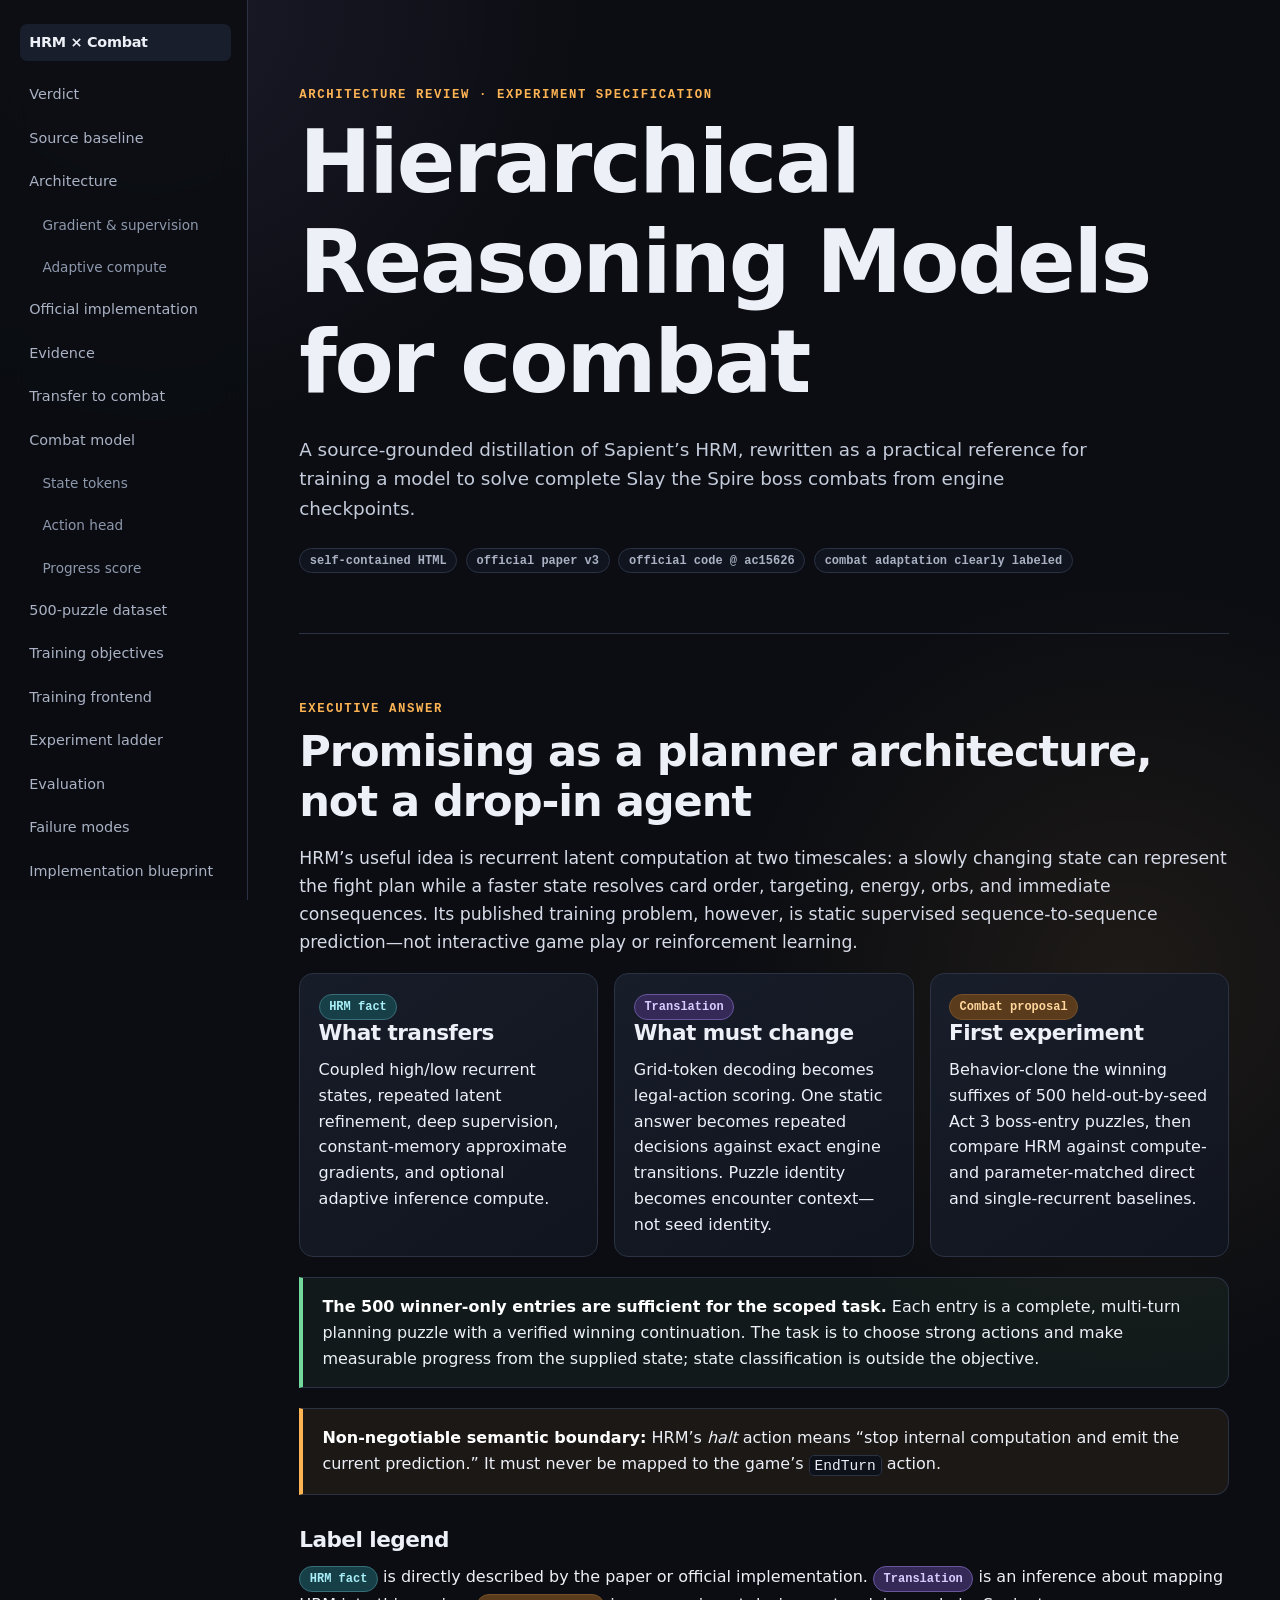
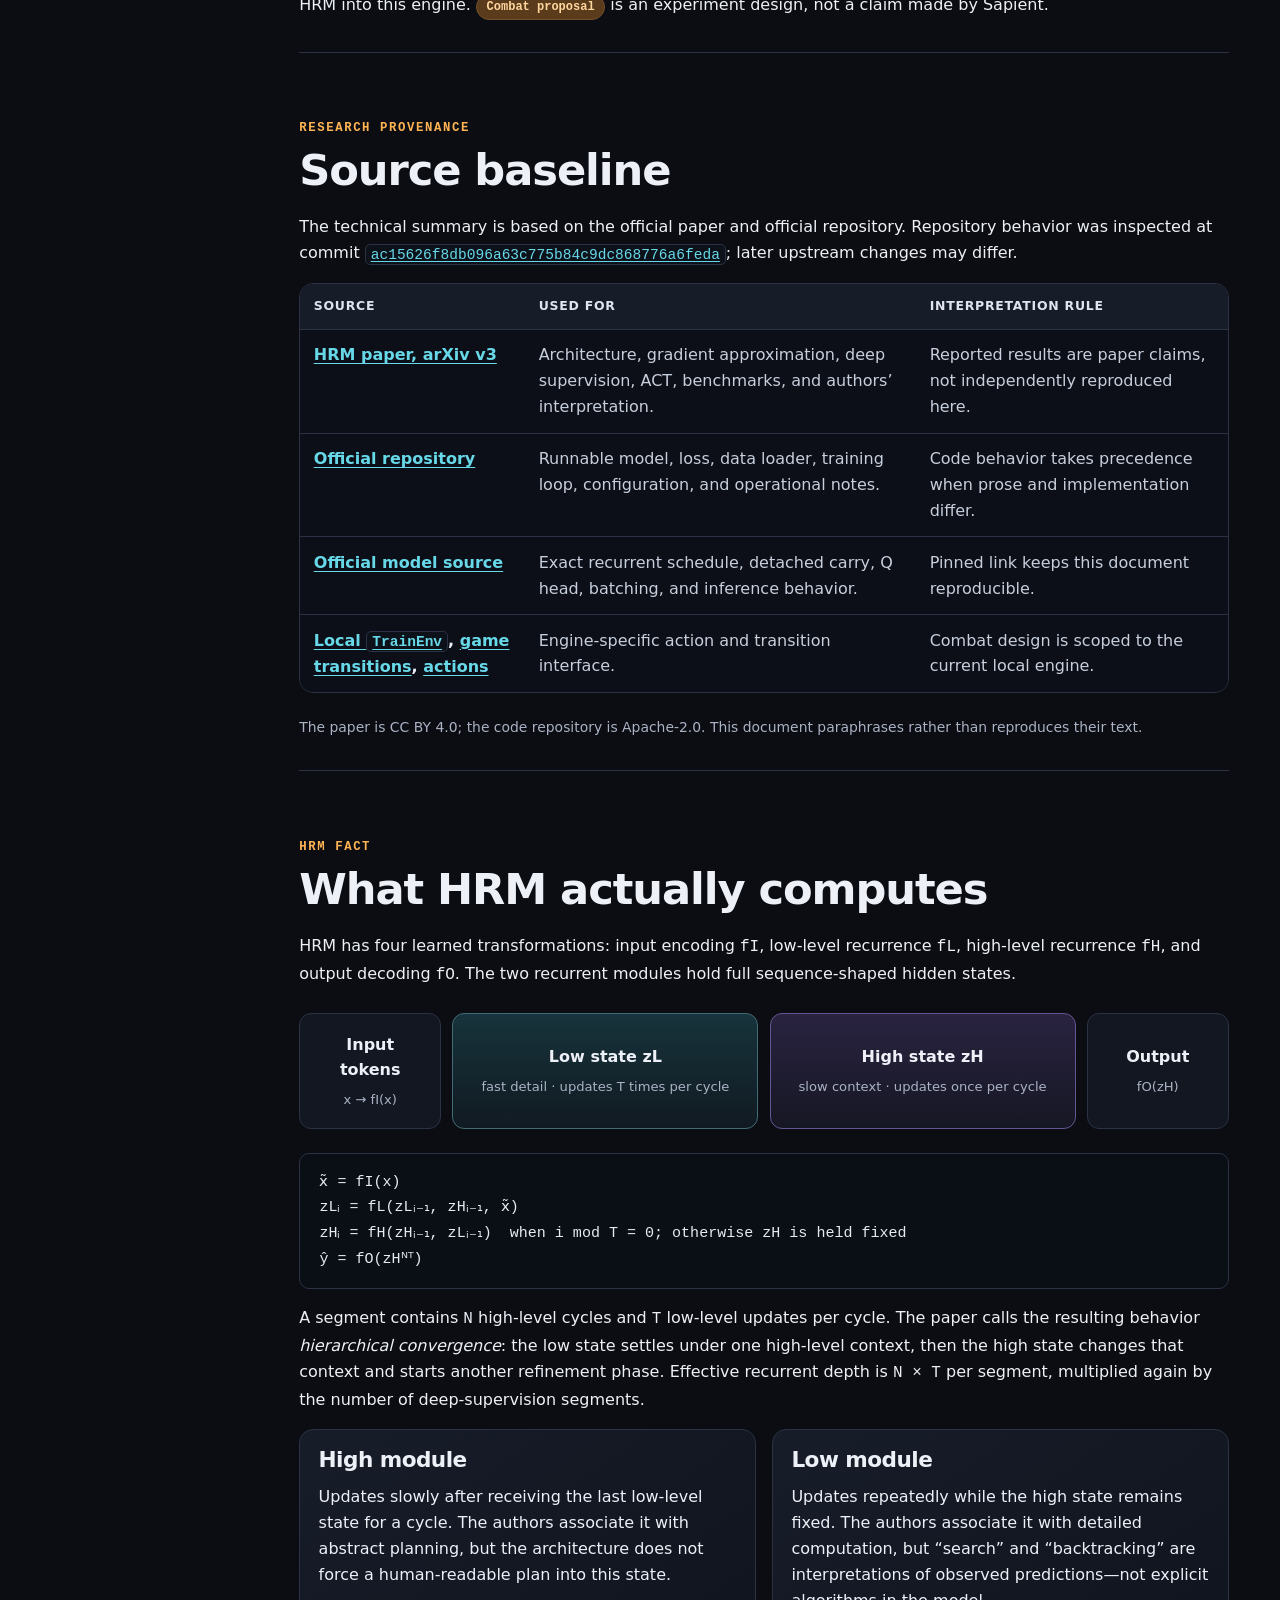
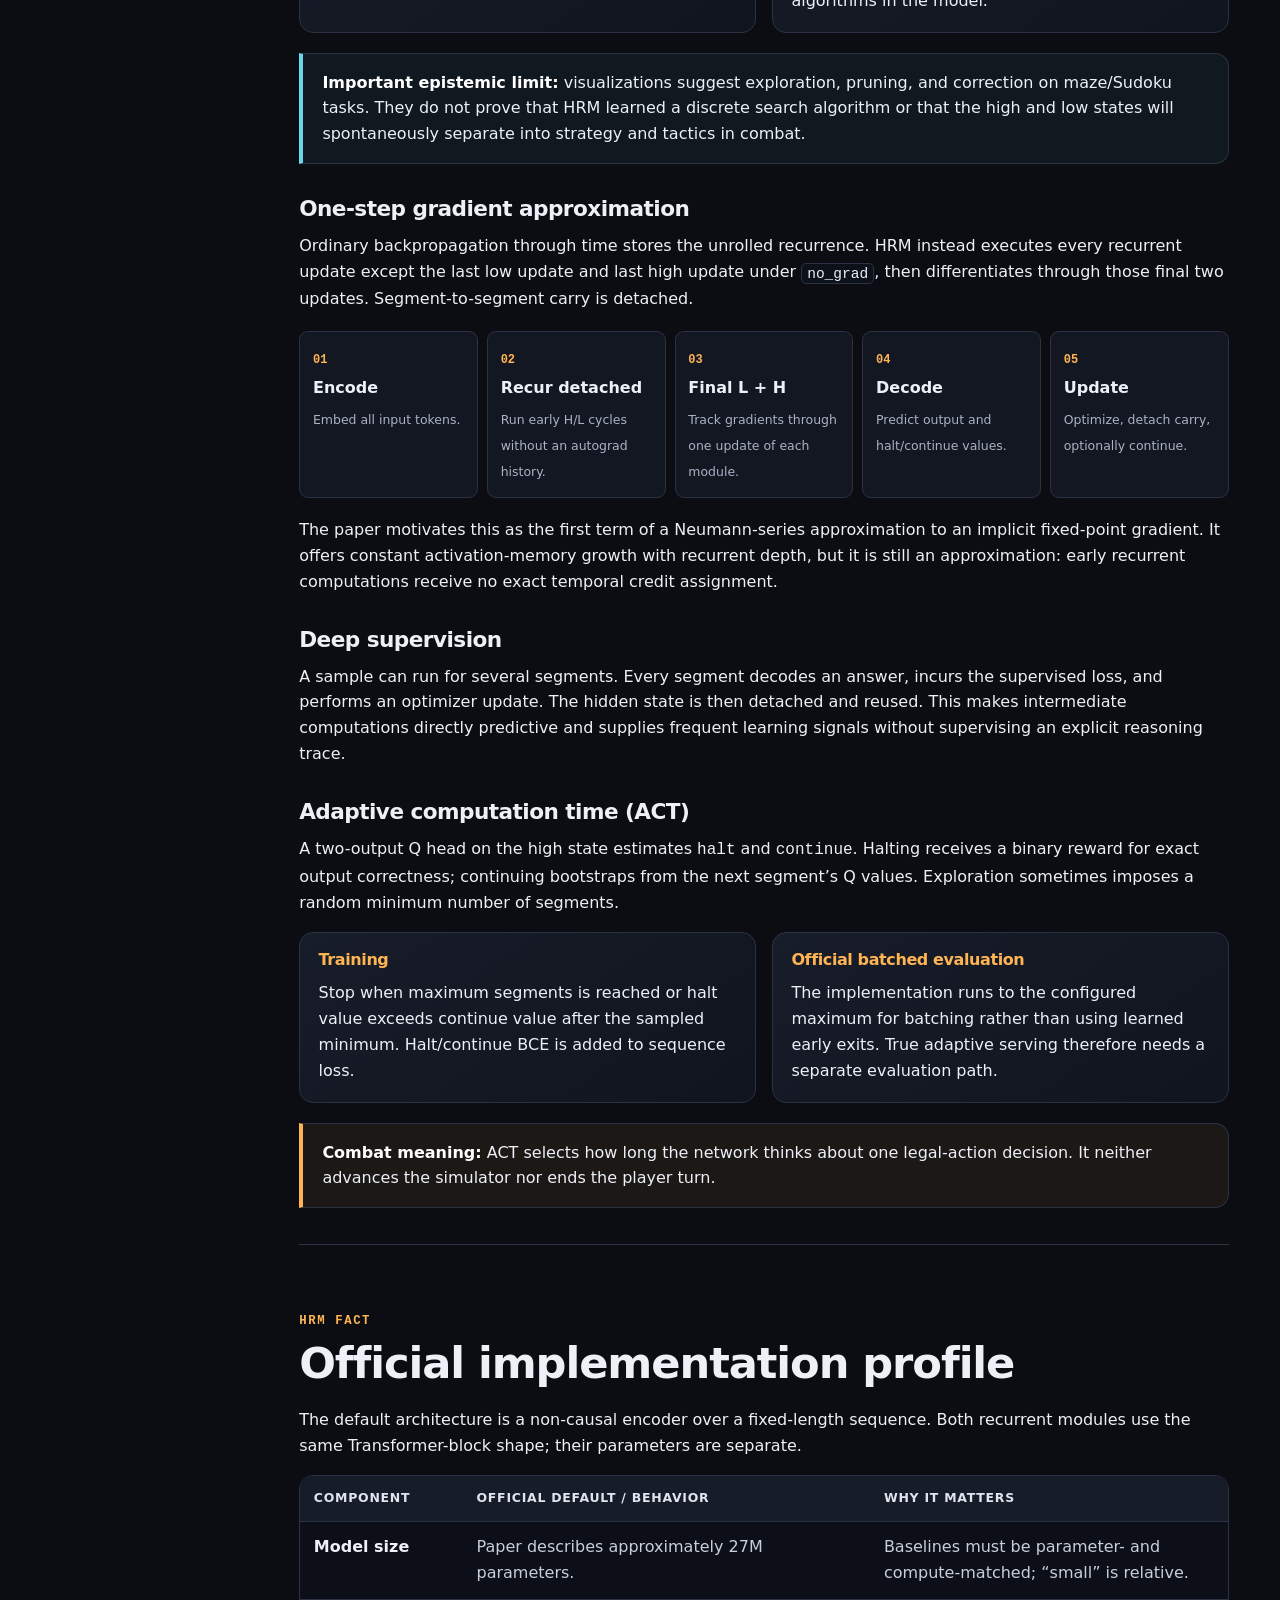
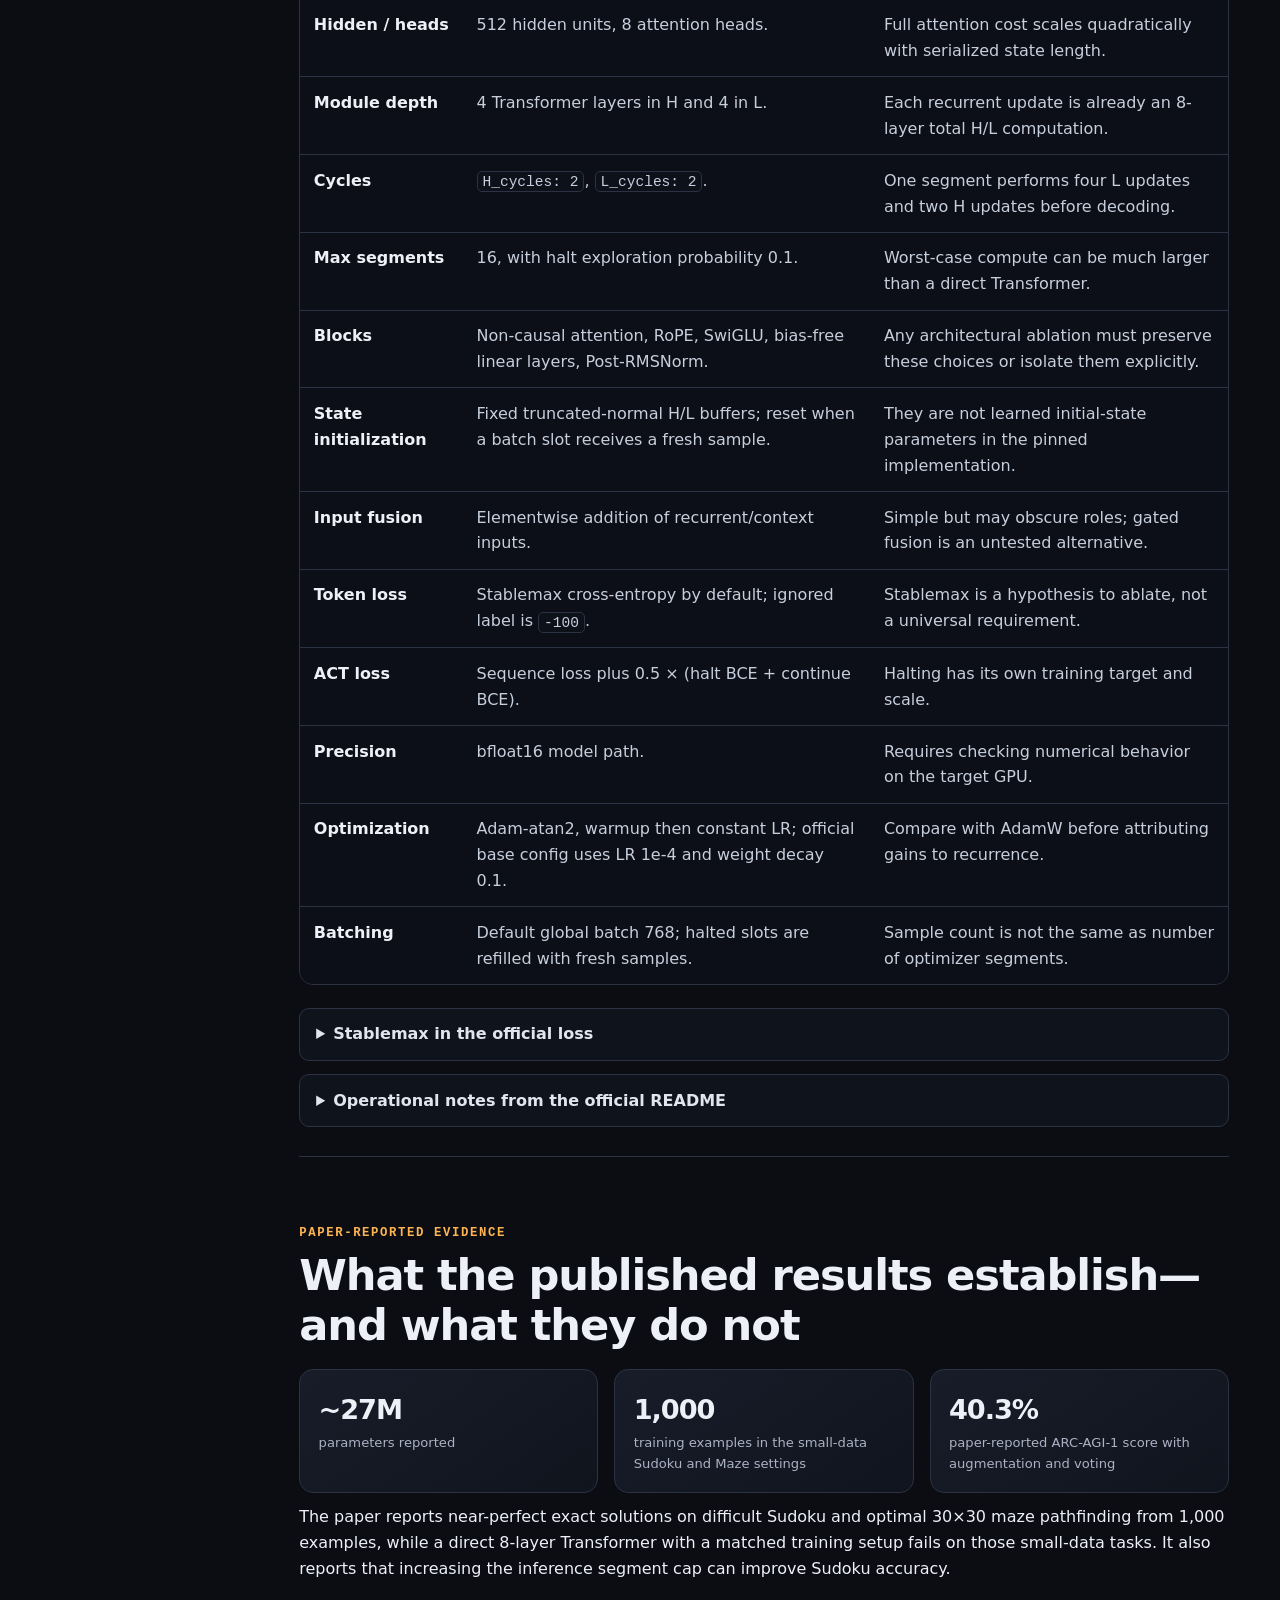
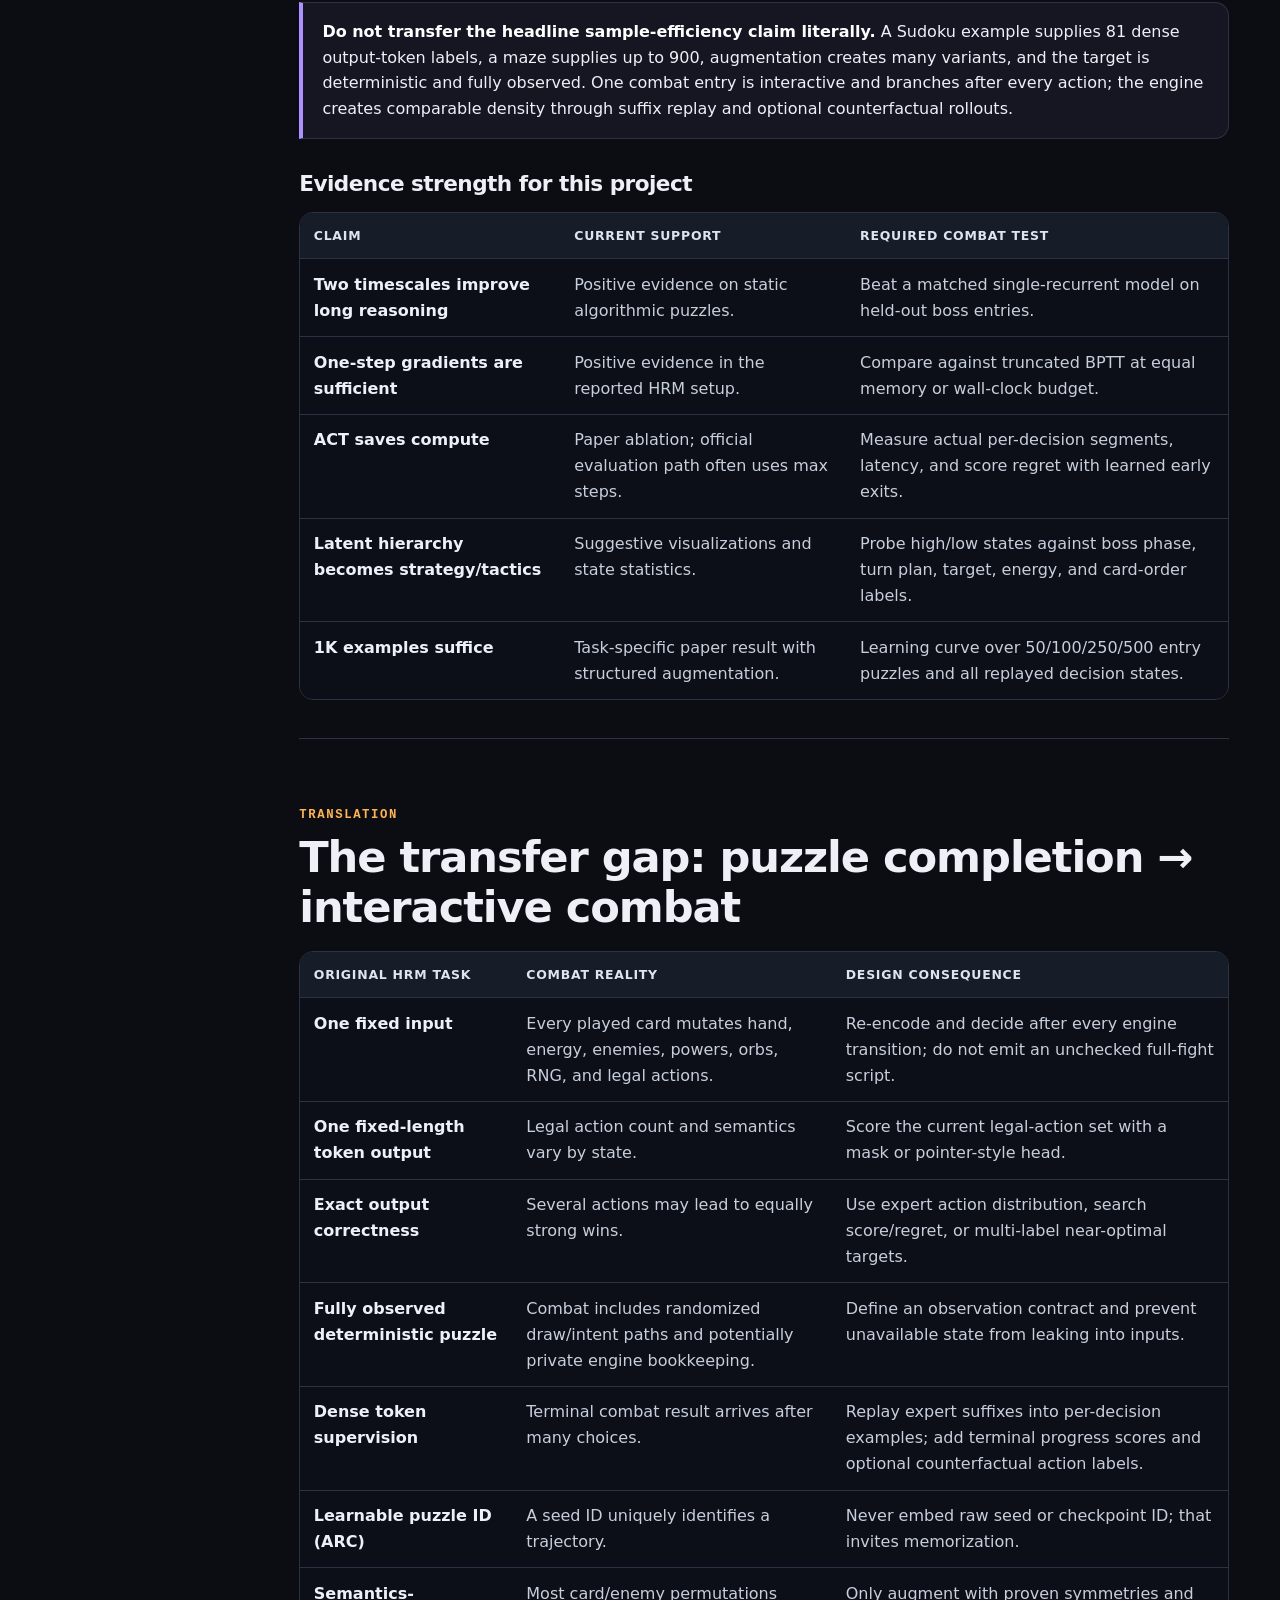
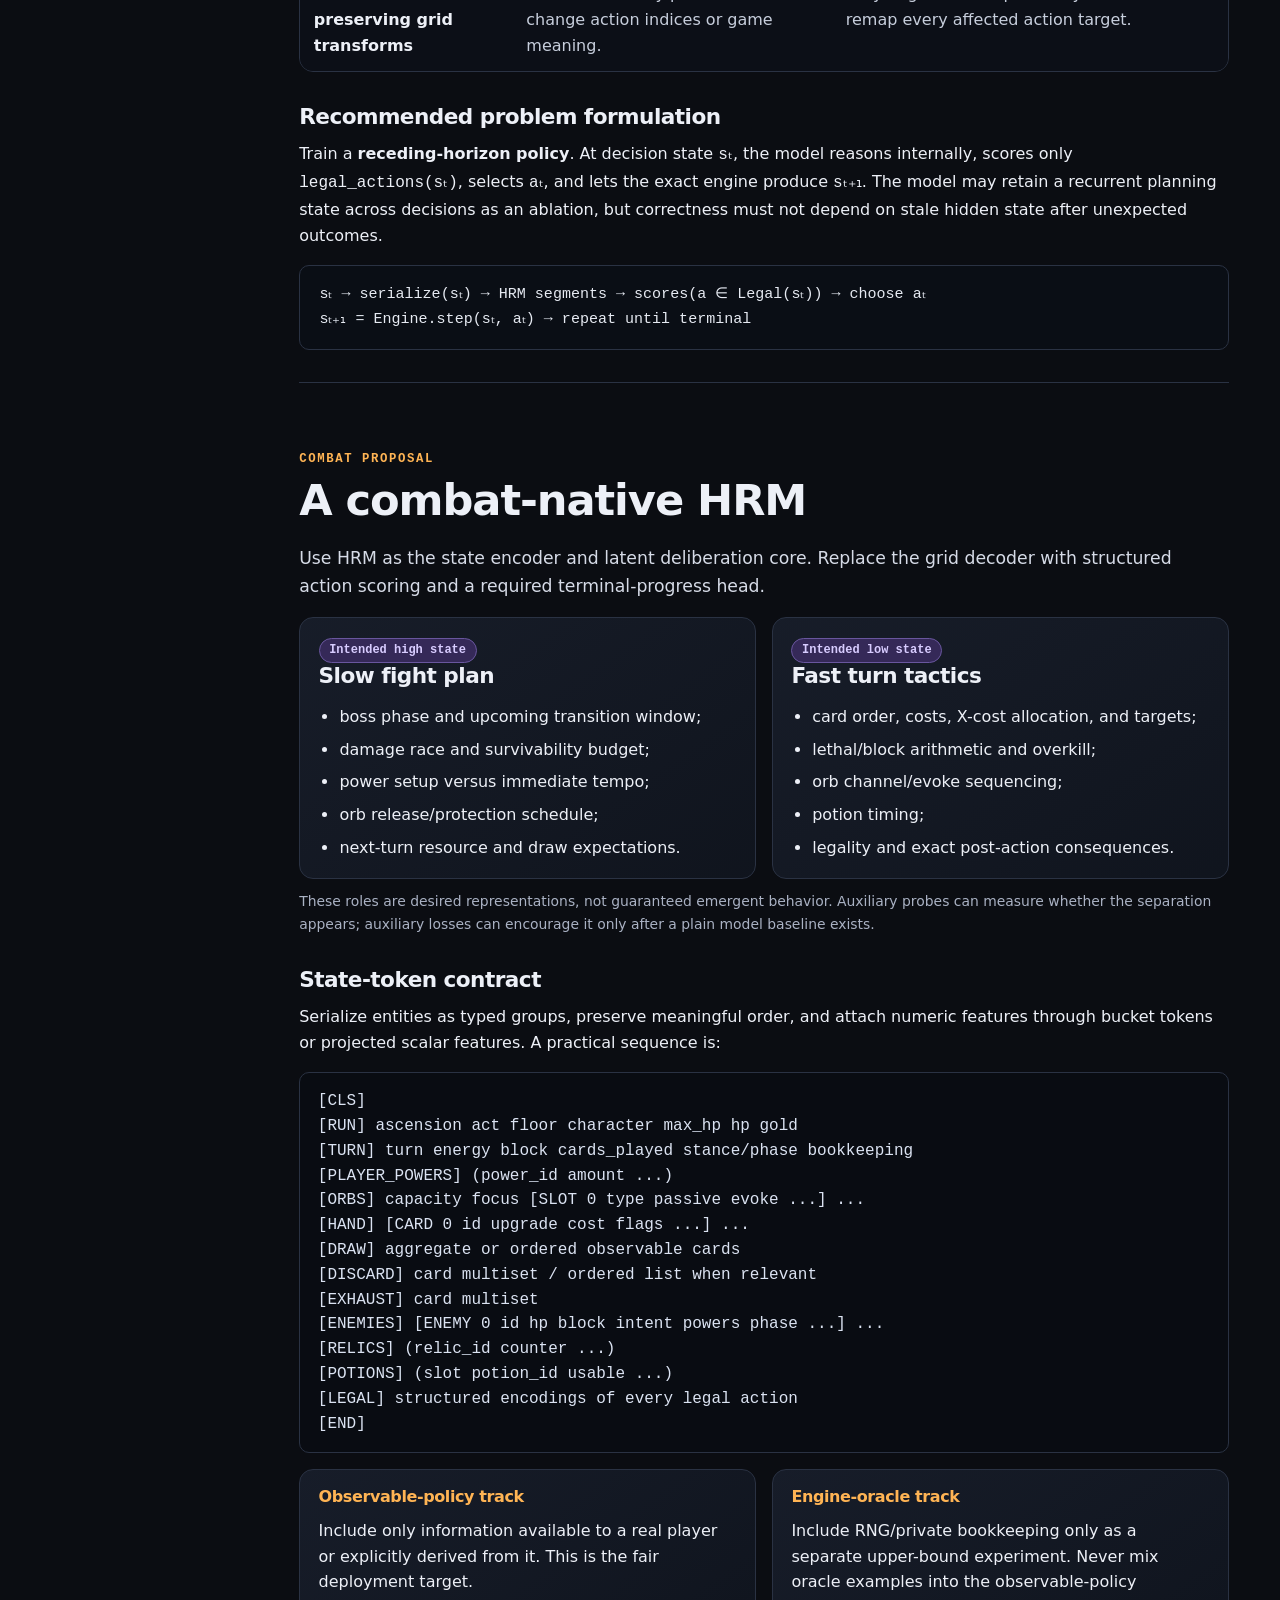
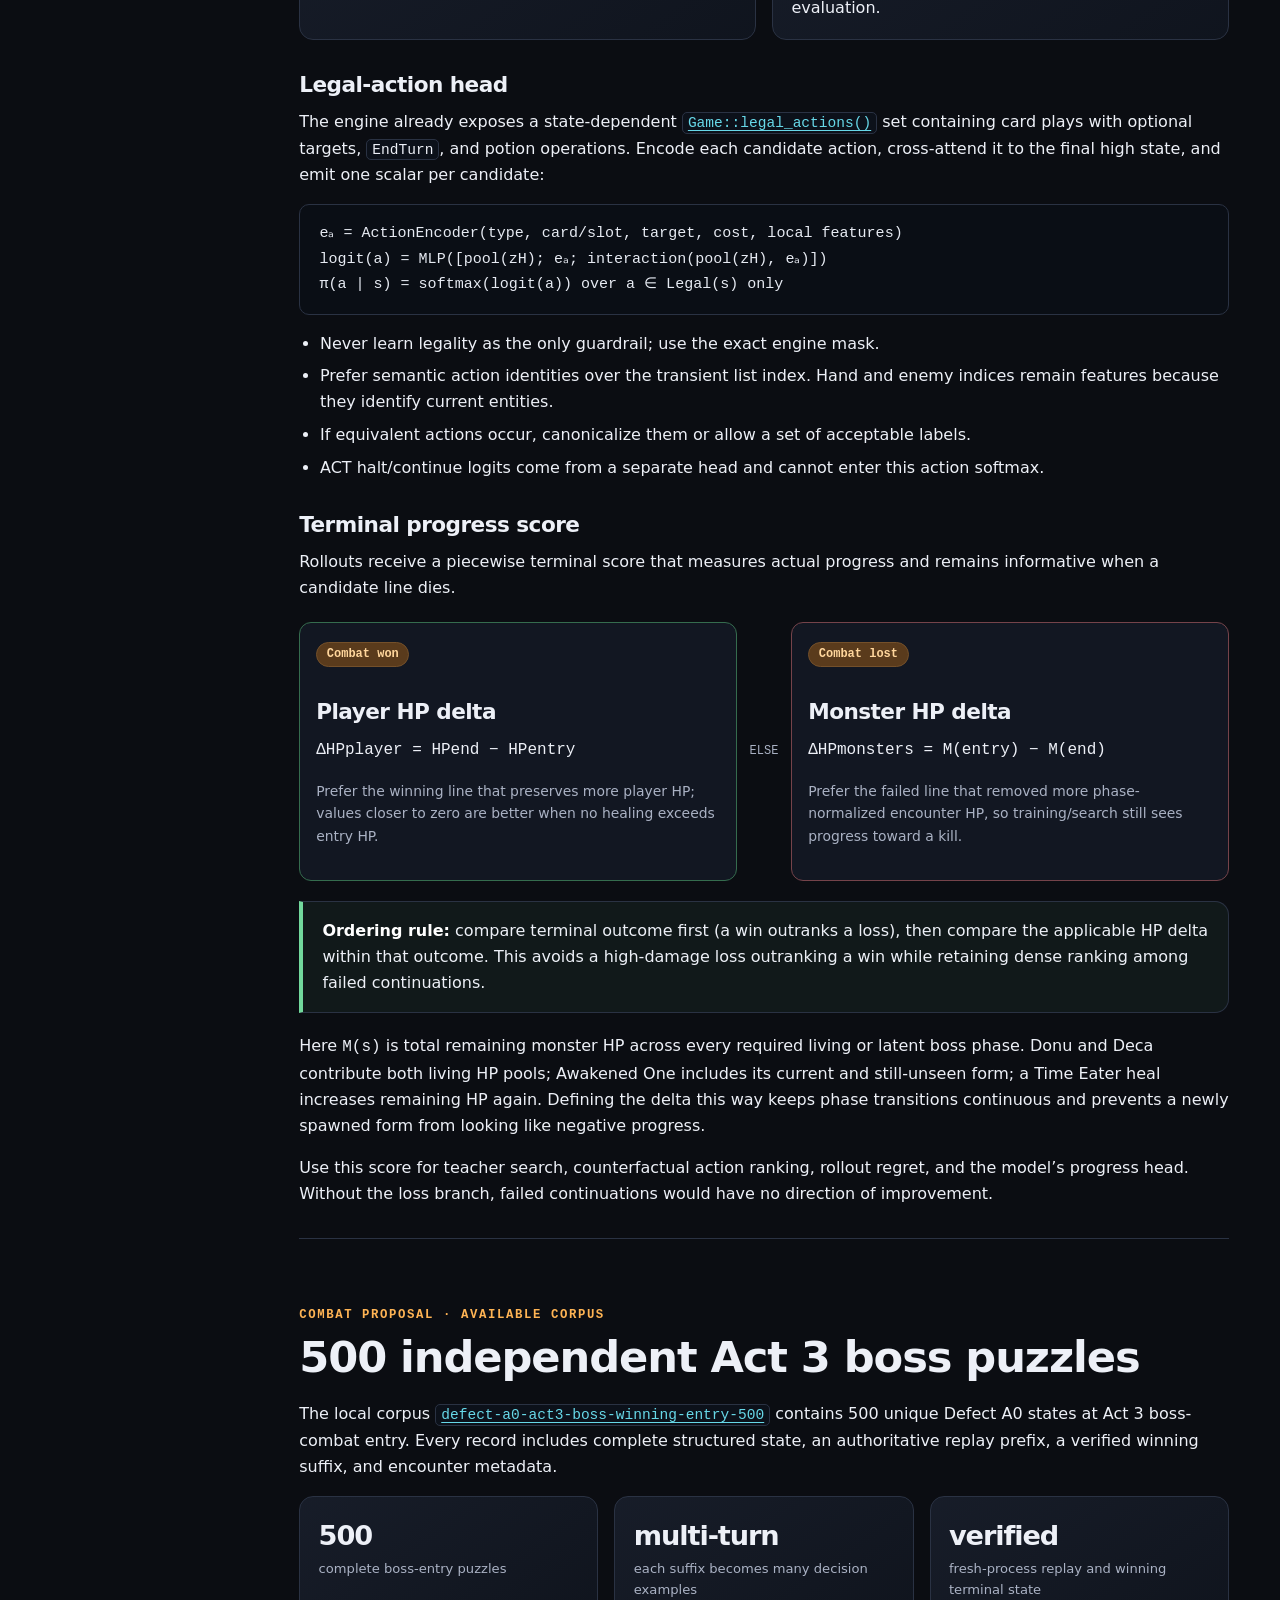
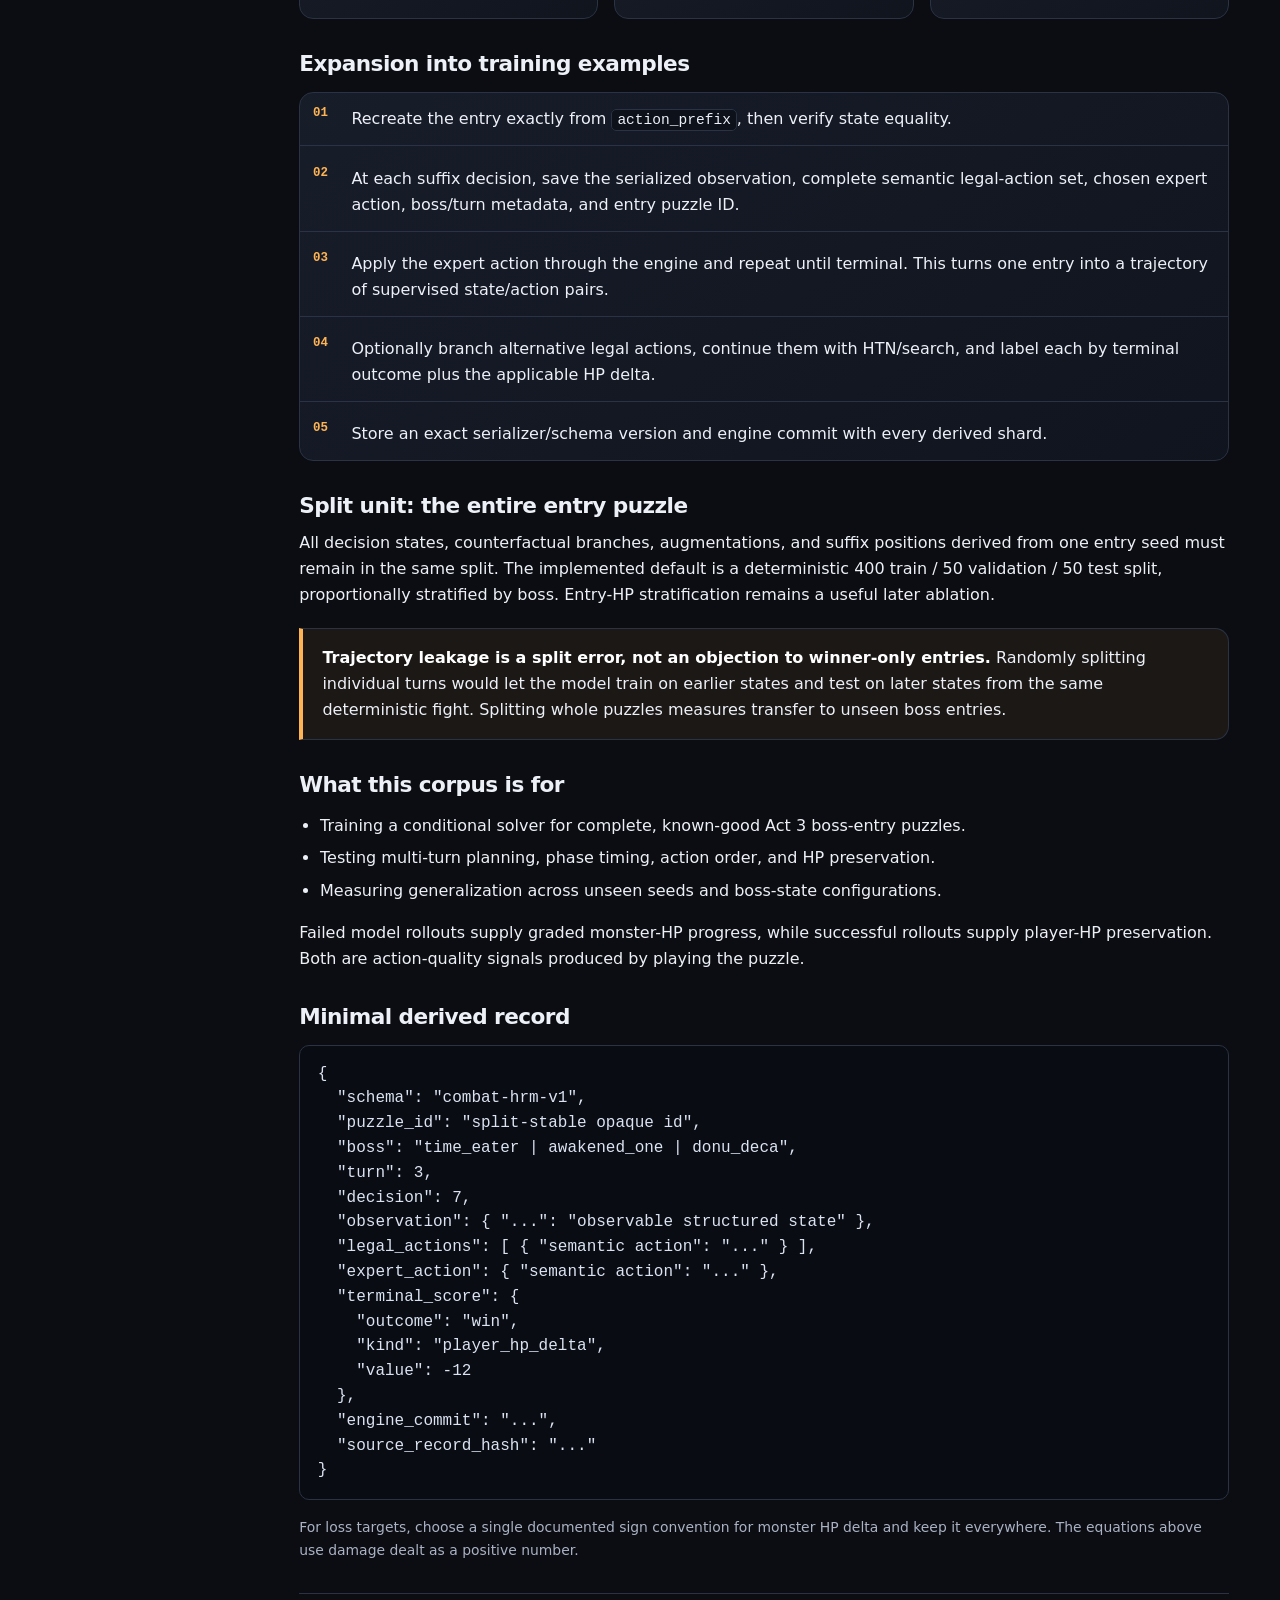
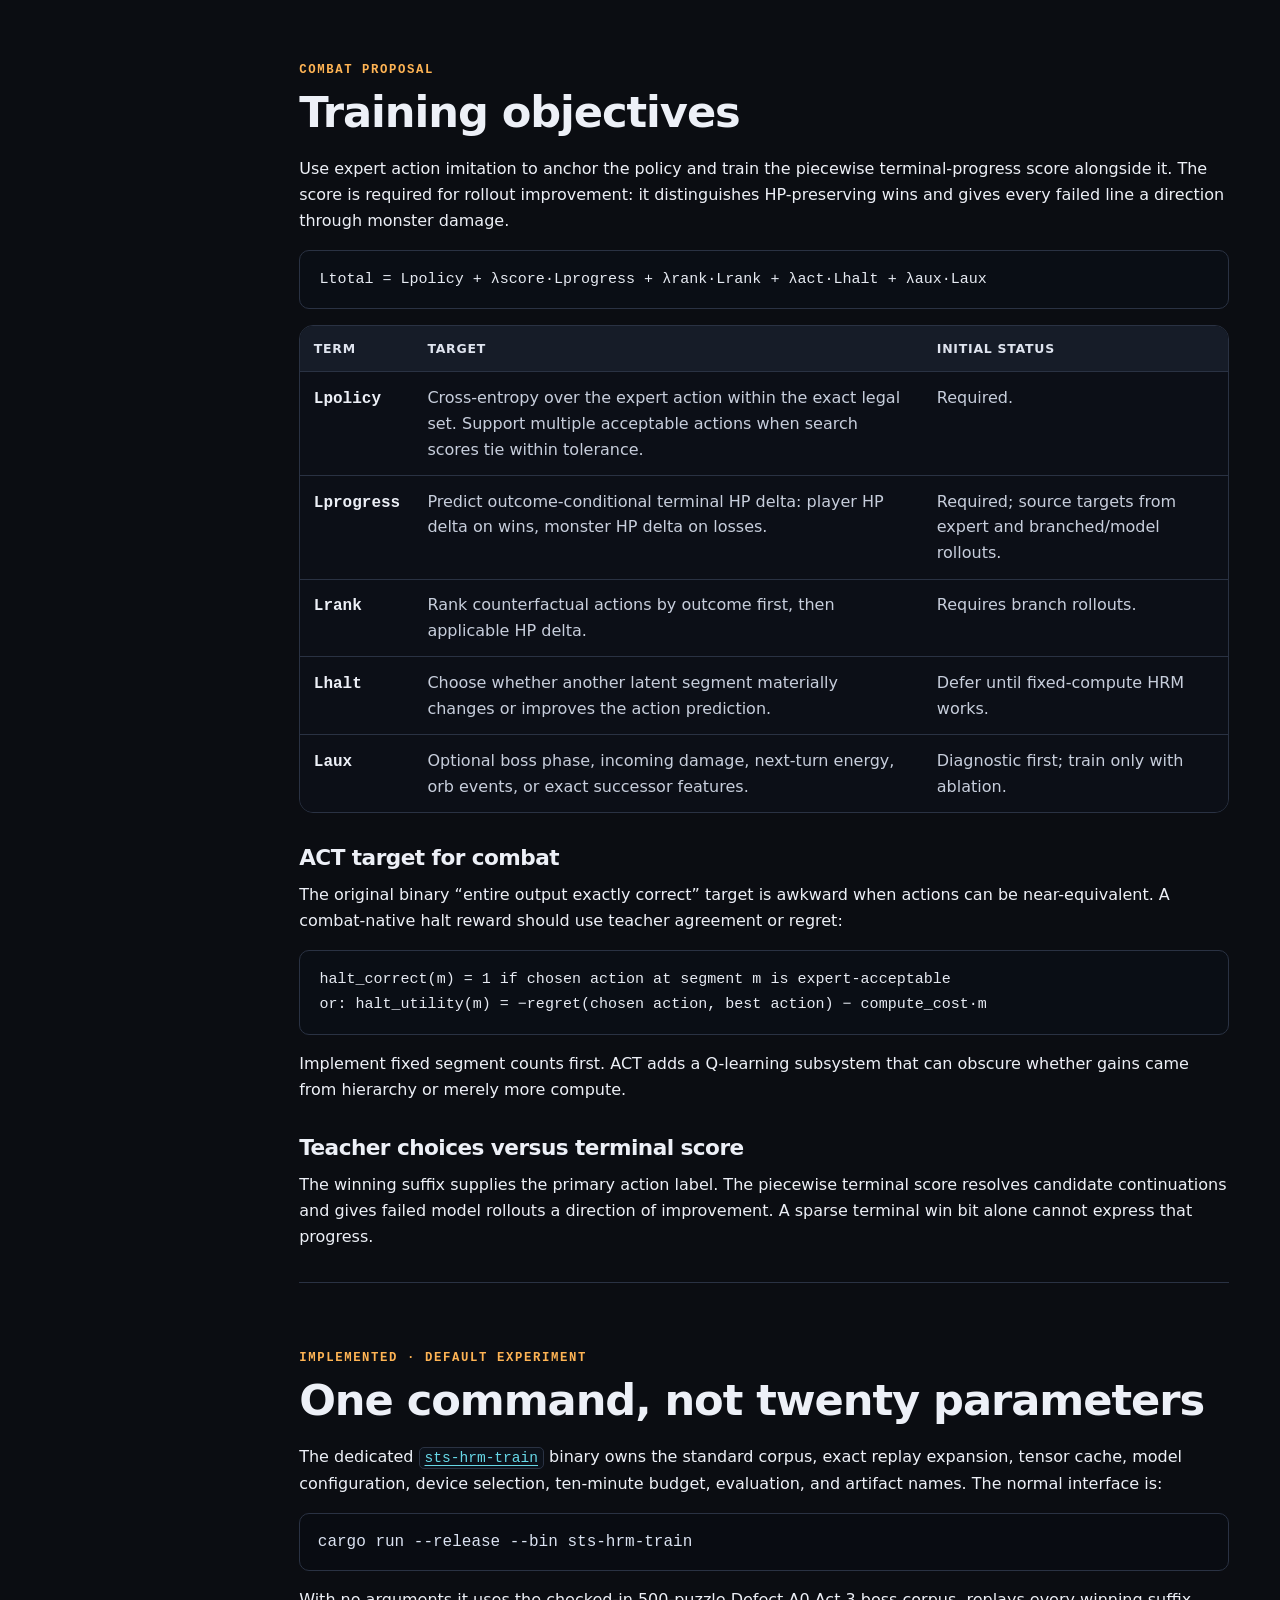
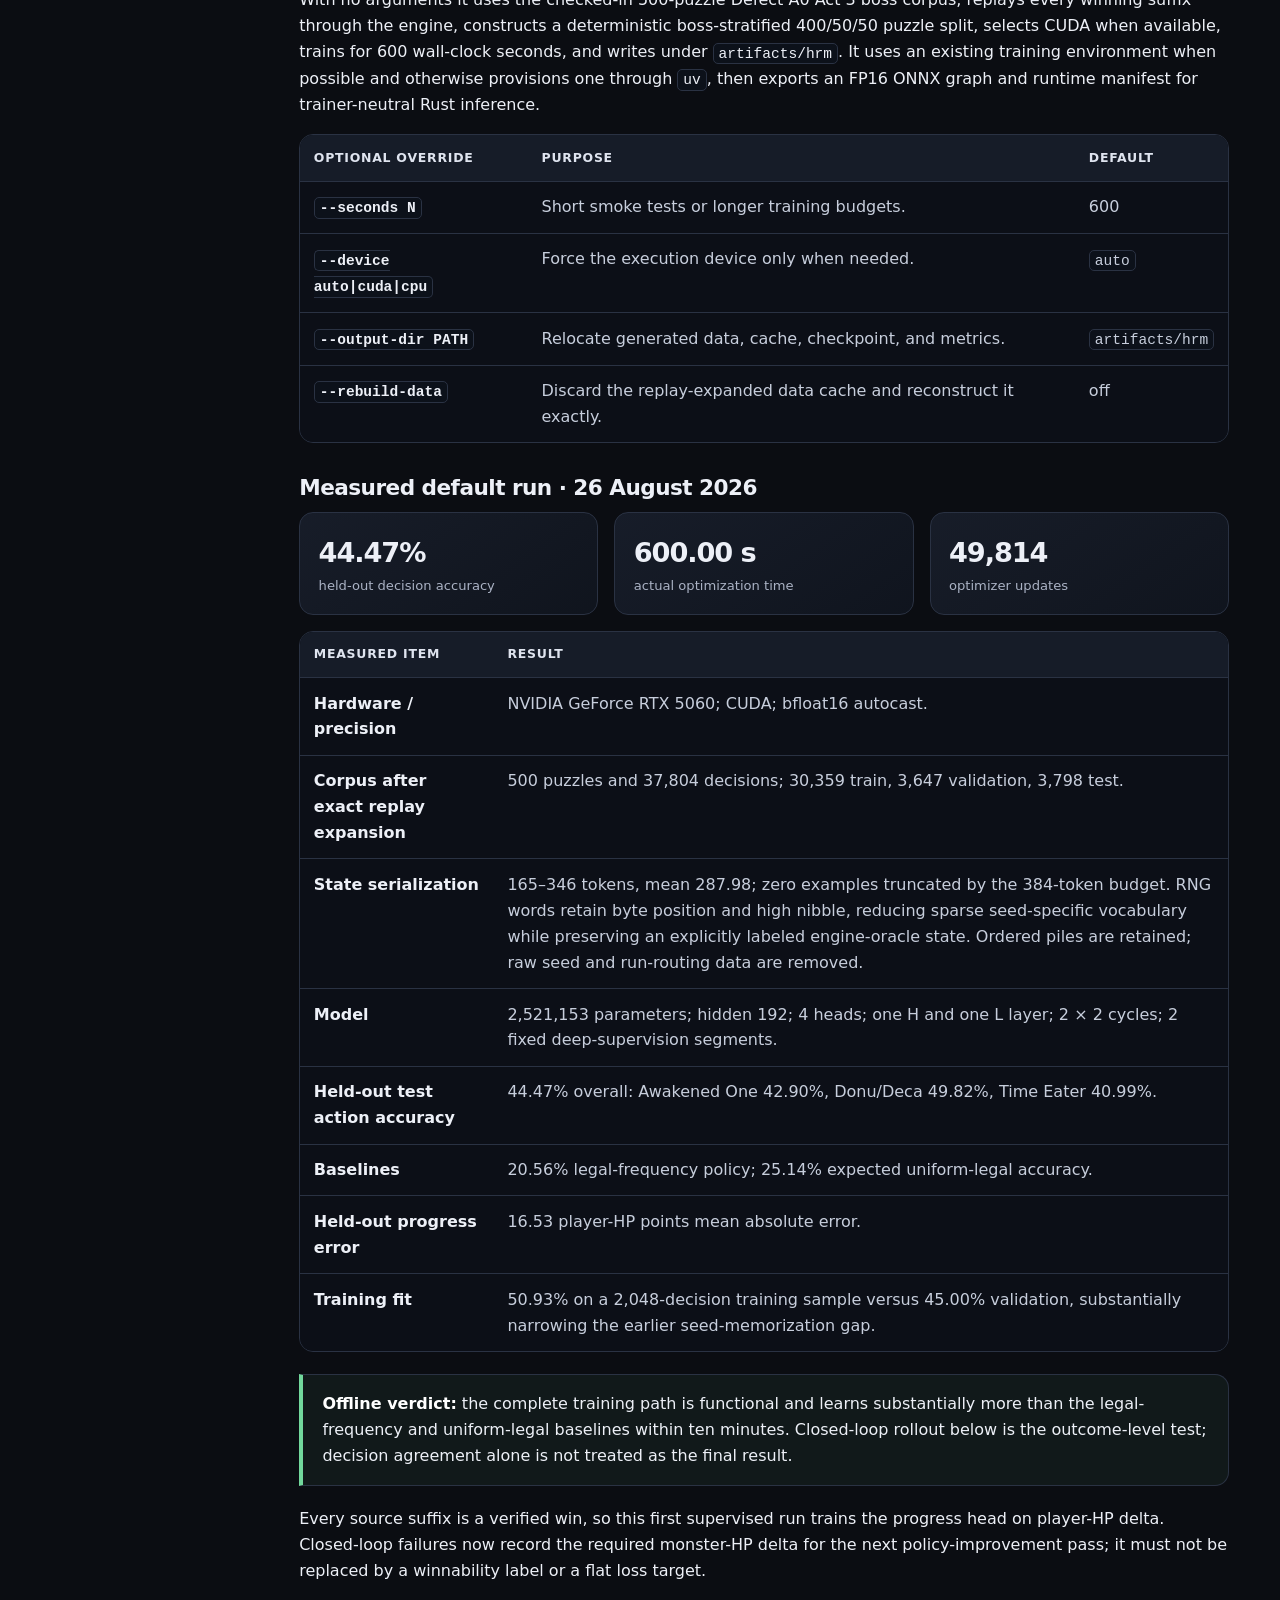
<file: docs/research/hrm-combat-training-reference.html>
<!doctype html>
<html lang="en">
<head>
  <meta charset="utf-8">
  <meta name="viewport" content="width=device-width, initial-scale=1">
  <meta name="description" content="A source-grounded HRM reference and experiment design for training Slay the Spire combat models.">
  <title>HRM for Combat Training — Research Reference</title>
  <style>
    :root {
      color-scheme: dark;
      --bg: #0b0d12;
      --panel: #121722;
      --panel-2: #181e2b;
      --ink: #edf0f7;
      --muted: #aab2c4;
      --line: #2a3243;
      --amber: #ffb454;
      --amber-dim: #5a3b1c;
      --cyan: #67d8e8;
      --cyan-dim: #173f48;
      --violet: #ad91ff;
      --violet-dim: #352958;
      --green: #72d89c;
      --max: 1160px;
      --radius: 14px;
    }
    * { box-sizing: border-box; }
    html { scroll-behavior: smooth; }
    body {
      margin: 0;
      background:
        radial-gradient(circle at 12% 0%, rgba(173,145,255,.10), transparent 27rem),
        radial-gradient(circle at 88% 4%, rgba(255,180,84,.08), transparent 25rem),
        var(--bg);
      color: var(--ink);
      font: 16px/1.62 Inter, ui-sans-serif, system-ui, -apple-system, BlinkMacSystemFont, "Segoe UI", sans-serif;
    }
    a { color: var(--cyan); text-decoration-thickness: 1px; text-underline-offset: .18em; }
    a:hover { color: #a9eff8; }
    code, pre, .mono { font-family: "SFMono-Regular", Consolas, "Liberation Mono", monospace; }
    code {
      padding: .12em .34em;
      border: 1px solid var(--line);
      border-radius: 5px;
      background: #0c111a;
      font-size: .91em;
    }
    pre {
      margin: 1rem 0;
      padding: 1rem 1.1rem;
      overflow: auto;
      border: 1px solid var(--line);
      border-radius: 10px;
      background: #090c12;
      color: #dbe3f2;
      line-height: 1.55;
    }
    .shell {
      display: grid;
      grid-template-columns: 248px minmax(0, 1fr);
      max-width: 1480px;
      margin: 0 auto;
    }
    nav {
      position: sticky;
      top: 0;
      align-self: start;
      height: 100vh;
      padding: 1.5rem 1rem 2rem 1.25rem;
      overflow: auto;
      border-right: 1px solid var(--line);
      background: rgba(11,13,18,.86);
      backdrop-filter: blur(14px);
    }
    .nav-title {
      display: block;
      margin: 0 0 1rem;
      color: var(--ink);
      font-weight: 750;
      letter-spacing: -.02em;
      text-decoration: none;
    }
    nav ol { margin: 0; padding: 0; list-style: none; }
    nav li { margin: .1rem 0; }
    nav li.sub a { padding-left: 1.4rem; color: #8f99ad; font-size: .85rem; }
    nav a {
      display: block;
      padding: .42rem .58rem;
      border-radius: 7px;
      color: var(--muted);
      font-size: .9rem;
      text-decoration: none;
    }
    nav a:hover, nav a.active { background: var(--panel-2); color: var(--ink); }
    .nav-meta { margin-top: 1.25rem; color: #7f899d; font-size: .75rem; }
    main { min-width: 0; padding: 0 3.2rem 6rem; }
    article { max-width: var(--max); margin: 0 auto; }
    header.hero { padding: 5.5rem 0 3.7rem; border-bottom: 1px solid var(--line); }
    .eyebrow {
      margin: 0 0 .55rem;
      color: var(--amber);
      font: 700 .77rem/1.2 "SFMono-Regular", Consolas, monospace;
      letter-spacing: .13em;
      text-transform: uppercase;
    }
    h1, h2, h3, h4 { line-height: 1.16; letter-spacing: -.025em; }
    h1 { max-width: 900px; margin: 0; font-size: clamp(2.7rem, 7vw, 5.4rem); }
    h2 { margin: 0 0 1.2rem; font-size: clamp(1.8rem, 4vw, 2.7rem); }
    h3 { margin: 2rem 0 .75rem; font-size: 1.35rem; }
    h4 { margin: 1.35rem 0 .4rem; font-size: 1rem; color: var(--amber); }
    .dek { max-width: 800px; margin: 1.4rem 0; color: #c4cbda; font-size: 1.15rem; }
    .meta-row { display: flex; flex-wrap: wrap; gap: .55rem; margin-top: 1.5rem; }
    .badge, .tag {
      display: inline-flex;
      align-items: center;
      gap: .36rem;
      padding: .28rem .6rem;
      border: 1px solid var(--line);
      border-radius: 999px;
      background: rgba(18,23,34,.75);
      color: var(--muted);
      font: 650 .75rem/1.2 "SFMono-Regular", Consolas, monospace;
    }
    .tag.fact { border-color: #376e78; background: var(--cyan-dim); color: #a8eff7; }
    .tag.translation { border-color: #69569e; background: var(--violet-dim); color: #d8ccff; }
    .tag.proposal { border-color: #74502a; background: var(--amber-dim); color: #ffd69c; }
    section { padding: 4.3rem 0 1rem; scroll-margin-top: 1.5rem; }
    section + section { border-top: 1px solid var(--line); }
    p { margin: .7rem 0 1rem; }
    ul, ol { padding-left: 1.3rem; }
    li + li { margin-top: .42rem; }
    .lead { color: #d6dbe7; font-size: 1.08rem; }
    .small { color: var(--muted); font-size: .87rem; }
    .grid { display: grid; gap: 1rem; }
    .grid.two { grid-template-columns: repeat(2, minmax(0, 1fr)); }
    .grid.three { grid-template-columns: repeat(3, minmax(0, 1fr)); }
    .card {
      padding: 1.1rem 1.15rem;
      border: 1px solid var(--line);
      border-radius: var(--radius);
      background: linear-gradient(145deg, rgba(24,30,43,.92), rgba(16,21,31,.92));
    }
    .card > :first-child { margin-top: 0; }
    .card > :last-child { margin-bottom: 0; }
    .card h3, .card h4 { margin-top: 0; }
    .metric { font-size: 1.7rem; font-weight: 780; letter-spacing: -.04em; }
    .metric-label { color: var(--muted); font-size: .82rem; }
    .callout {
      margin: 1.25rem 0;
      padding: 1rem 1.2rem;
      border: 1px solid var(--line);
      border-left: 4px solid var(--amber);
      border-radius: 0 var(--radius) var(--radius) 0;
      background: rgba(255,180,84,.065);
    }
    .callout.cyan { border-left-color: var(--cyan); background: rgba(103,216,232,.06); }
    .callout.violet { border-left-color: var(--violet); background: rgba(173,145,255,.065); }
    .callout.green { border-left-color: var(--green); background: rgba(114,216,156,.06); }
    .callout strong:first-child { color: #fff; }
    .table-wrap { margin: 1rem 0 1.4rem; overflow-x: auto; border: 1px solid var(--line); border-radius: var(--radius); }
    table { width: 100%; border-collapse: collapse; min-width: 680px; background: rgba(13,17,25,.76); }
    th, td { padding: .78rem .85rem; border-bottom: 1px solid var(--line); text-align: left; vertical-align: top; }
    th { background: #161c28; color: #dfe4ef; font-size: .78rem; letter-spacing: .06em; text-transform: uppercase; }
    td { color: #c7cedc; }
    tr:last-child td { border-bottom: 0; }
    td:first-child { color: var(--ink); font-weight: 620; }
    .architecture {
      display: grid;
      grid-template-columns: minmax(110px,.65fr) 1.4fr 1.4fr minmax(110px,.65fr);
      align-items: stretch;
      gap: .7rem;
      margin: 1.5rem 0;
    }
    .arch-box {
      display: flex;
      flex-direction: column;
      justify-content: center;
      min-height: 116px;
      padding: .85rem;
      border: 1px solid var(--line);
      border-radius: 12px;
      background: var(--panel);
      text-align: center;
    }
    .arch-box.low { border-color: #426c75; background: linear-gradient(180deg, #17333b, #111a22); }
    .arch-box.high { border-color: #655594; background: linear-gradient(180deg, #292340, #161724); }
    .arch-box .title { font-weight: 760; }
    .arch-box .detail { margin-top: .35rem; color: var(--muted); font-size: .82rem; }
    .equation {
      margin: 1rem 0;
      padding: 1rem 1.2rem;
      border: 1px solid var(--line);
      border-radius: 10px;
      background: #0a0e15;
      color: #e6eaf2;
      font: .94rem/1.7 "SFMono-Regular", Consolas, monospace;
      overflow-x: auto;
    }
    .timeline { display: grid; grid-template-columns: repeat(5, 1fr); gap: .55rem; margin: 1.2rem 0; }
    .timeline > div { padding: .8rem; border: 1px solid var(--line); border-radius: 9px; background: var(--panel); }
    .timeline .n { color: var(--amber); font: 700 .75rem/1 monospace; }
    .timeline b { display: block; margin: .3rem 0; }
    .timeline span { color: var(--muted); font-size: .78rem; }
    .score {
      display: grid;
      grid-template-columns: 1fr auto 1fr;
      gap: .8rem;
      align-items: stretch;
      margin: 1.3rem 0;
    }
    .score .branch { padding: 1rem; border: 1px solid var(--line); border-radius: 12px; background: var(--panel); }
    .score .branch.win { border-color: #356c4e; }
    .score .branch.loss { border-color: #75434a; }
    .score .or { align-self: center; color: var(--muted); font: .75rem monospace; }
    details { margin: .8rem 0; border: 1px solid var(--line); border-radius: 10px; background: rgba(18,23,34,.65); }
    summary { cursor: pointer; padding: .8rem 1rem; color: #e1e5ee; font-weight: 650; }
    details > div { padding: 0 1rem .9rem; color: #c3cad8; }
    .checklist { list-style: none; padding-left: 0; }
    .checklist li { position: relative; padding-left: 1.55rem; }
    .checklist li::before { content: "□"; position: absolute; left: 0; color: var(--amber); font-family: monospace; }
    .rank { counter-reset: rank; list-style: none; padding: 0; }
    .rank li { position: relative; padding: .8rem .9rem .8rem 3.2rem; border-bottom: 1px solid var(--line); }
    .rank li::before { counter-increment: rank; content: counter(rank, decimal-leading-zero); position: absolute; left: .8rem; color: var(--amber); font: 700 .78rem monospace; }
    .rank li:last-child { border-bottom: 0; }
    .source-list li { margin-bottom: .8rem; }
    .source-list span { display: block; color: var(--muted); font-size: .86rem; }
    footer { margin-top: 5rem; padding: 2rem 0; border-top: 1px solid var(--line); color: var(--muted); font-size: .84rem; }
    @media (max-width: 980px) {
      .shell { display: block; }
      nav { position: static; width: auto; height: auto; padding: 1rem 1.2rem; border-right: 0; border-bottom: 1px solid var(--line); }
      nav ol { display: flex; gap: .25rem; overflow-x: auto; }
      nav li { flex: 0 0 auto; }
      nav li.sub, .nav-meta { display: none; }
      main { padding: 0 1.4rem 4rem; }
      header.hero { padding-top: 3.5rem; }
      .architecture { grid-template-columns: 1fr 1fr; }
      .timeline { grid-template-columns: 1fr 1fr; }
    }
    @media (max-width: 700px) {
      .grid.two, .grid.three, .score { grid-template-columns: 1fr; }
      .architecture, .timeline { grid-template-columns: 1fr; }
      .score .or { text-align: center; }
      main { padding-inline: 1rem; }
      h1 { font-size: 2.7rem; }
    }
    @media print {
      :root { color-scheme: light; --bg: #fff; --ink: #111; --muted: #4b5563; --line: #d1d5db; --panel: #f8fafc; --panel-2: #f1f5f9; }
      body { background: #fff; color: #111; font-size: 10.5pt; }
      .shell { display: block; }
      nav { display: none; }
      main { padding: 0; }
      header.hero { padding-top: 1rem; }
      section { padding-top: 2rem; }
      .card, .callout, .table-wrap, details { break-inside: avoid; background: #fff; }
      a { color: #0b5a75; }
      code, pre, .equation { background: #f6f7f8; color: #111; }
    }
  </style>
</head>
<body>
  <div class="shell">
    <nav aria-label="Document navigation">
      <a class="nav-title" href="#top">HRM × Combat</a>
      <ol>
        <li><a href="#verdict">Verdict</a></li>
        <li><a href="#source-baseline">Source baseline</a></li>
        <li><a href="#architecture">Architecture</a></li>
        <li class="sub"><a href="#gradient">Gradient &amp; supervision</a></li>
        <li class="sub"><a href="#act">Adaptive compute</a></li>
        <li><a href="#implementation">Official implementation</a></li>
        <li><a href="#evidence">Evidence</a></li>
        <li><a href="#transfer">Transfer to combat</a></li>
        <li><a href="#combat-model">Combat model</a></li>
        <li class="sub"><a href="#state">State tokens</a></li>
        <li class="sub"><a href="#actions">Action head</a></li>
        <li class="sub"><a href="#score">Progress score</a></li>
        <li><a href="#dataset">500-puzzle dataset</a></li>
        <li><a href="#objectives">Training objectives</a></li>
        <li><a href="#frontend">Training frontend</a></li>
        <li><a href="#experiments">Experiment ladder</a></li>
        <li><a href="#evaluation">Evaluation</a></li>
        <li><a href="#risks">Failure modes</a></li>
        <li><a href="#blueprint">Implementation blueprint</a></li>
        <li><a href="#sources">Sources</a></li>
      </ol>
      <div class="nav-meta">Research reference<br>26 Aug 2026<br>HRM source pinned to <span class="mono">ac15626</span></div>
    </nav>

    <main>
      <article>
        <header class="hero" id="top">
          <p class="eyebrow">Architecture review · experiment specification</p>
          <h1>Hierarchical Reasoning Models for combat</h1>
          <p class="dek">A source-grounded distillation of Sapient’s HRM, rewritten as a practical reference for training a model to solve complete Slay the Spire boss combats from engine checkpoints.</p>
          <div class="meta-row">
            <span class="badge">self-contained HTML</span>
            <span class="badge">official paper v3</span>
            <span class="badge">official code @ ac15626</span>
            <span class="badge">combat adaptation clearly labeled</span>
          </div>
        </header>

        <section id="verdict">
          <p class="eyebrow">Executive answer</p>
          <h2>Promising as a planner architecture, not a drop-in agent</h2>
          <p class="lead">HRM’s useful idea is recurrent latent computation at two timescales: a slowly changing state can represent the fight plan while a faster state resolves card order, targeting, energy, orbs, and immediate consequences. Its published training problem, however, is static supervised sequence-to-sequence prediction—not interactive game play or reinforcement learning.</p>
          <div class="grid three">
            <div class="card">
              <span class="tag fact">HRM fact</span>
              <h3>What transfers</h3>
              <p>Coupled high/low recurrent states, repeated latent refinement, deep supervision, constant-memory approximate gradients, and optional adaptive inference compute.</p>
            </div>
            <div class="card">
              <span class="tag translation">Translation</span>
              <h3>What must change</h3>
              <p>Grid-token decoding becomes legal-action scoring. One static answer becomes repeated decisions against exact engine transitions. Puzzle identity becomes encounter context—not seed identity.</p>
            </div>
            <div class="card">
              <span class="tag proposal">Combat proposal</span>
              <h3>First experiment</h3>
              <p>Behavior-clone the winning suffixes of 500 held-out-by-seed Act 3 boss-entry puzzles, then compare HRM against compute- and parameter-matched direct and single-recurrent baselines.</p>
            </div>
          </div>
          <div class="callout green">
            <strong>The 500 winner-only entries are sufficient for the scoped task.</strong>
            Each entry is a complete, multi-turn planning puzzle with a verified winning continuation. The task is to choose strong actions and make measurable progress from the supplied state; state classification is outside the objective.
          </div>
          <div class="callout">
            <strong>Non-negotiable semantic boundary:</strong> HRM’s <em>halt</em> action means “stop internal computation and emit the current prediction.” It must never be mapped to the game’s <code>EndTurn</code> action.
          </div>
          <h3>Label legend</h3>
          <p><span class="tag fact">HRM fact</span> is directly described by the paper or official implementation. <span class="tag translation">Translation</span> is an inference about mapping HRM into this engine. <span class="tag proposal">Combat proposal</span> is an experiment design, not a claim made by Sapient.</p>
        </section>

        <section id="source-baseline">
          <p class="eyebrow">Research provenance</p>
          <h2>Source baseline</h2>
          <p>The technical summary is based on the official paper and official repository. Repository behavior was inspected at commit <a href="https://github.com/sapientinc/HRM/tree/ac15626f8db096a63c775b84c9dc868776a6feda"><code>ac15626f8db096a63c775b84c9dc868776a6feda</code></a>; later upstream changes may differ.</p>
          <div class="table-wrap">
            <table>
              <thead><tr><th>Source</th><th>Used for</th><th>Interpretation rule</th></tr></thead>
              <tbody>
                <tr><td><a href="https://arxiv.org/html/2506.21734">HRM paper, arXiv v3</a></td><td>Architecture, gradient approximation, deep supervision, ACT, benchmarks, and authors’ interpretation.</td><td>Reported results are paper claims, not independently reproduced here.</td></tr>
                <tr><td><a href="https://github.com/sapientinc/HRM">Official repository</a></td><td>Runnable model, loss, data loader, training loop, configuration, and operational notes.</td><td>Code behavior takes precedence when prose and implementation differ.</td></tr>
                <tr><td><a href="https://github.com/sapientinc/HRM/blob/ac15626f8db096a63c775b84c9dc868776a6feda/models/hrm/hrm_act_v1.py">Official model source</a></td><td>Exact recurrent schedule, detached carry, Q head, batching, and inference behavior.</td><td>Pinned link keeps this document reproducible.</td></tr>
                <tr><td><a href="../../src/env.rs">Local <code>TrainEnv</code></a>, <a href="../../src/game.rs">game transitions</a>, <a href="../../src/action.rs">actions</a></td><td>Engine-specific action and transition interface.</td><td>Combat design is scoped to the current local engine.</td></tr>
              </tbody>
            </table>
          </div>
          <p class="small">The paper is CC BY 4.0; the code repository is Apache-2.0. This document paraphrases rather than reproduces their text.</p>
        </section>

        <section id="architecture">
          <p class="eyebrow">HRM fact</p>
          <h2>What HRM actually computes</h2>
          <p>HRM has four learned transformations: input encoding <span class="mono">fI</span>, low-level recurrence <span class="mono">fL</span>, high-level recurrence <span class="mono">fH</span>, and output decoding <span class="mono">fO</span>. The two recurrent modules hold full sequence-shaped hidden states.</p>
          <div class="architecture" role="img" aria-label="Input tokens feed low-level recurrence, which exchanges state with a slower high-level recurrence, whose state is decoded to output tokens.">
            <div class="arch-box"><span class="title">Input tokens</span><span class="detail">x → fI(x)</span></div>
            <div class="arch-box low"><span class="title">Low state zL</span><span class="detail">fast detail · updates T times per cycle</span></div>
            <div class="arch-box high"><span class="title">High state zH</span><span class="detail">slow context · updates once per cycle</span></div>
            <div class="arch-box"><span class="title">Output</span><span class="detail">fO(zH)</span></div>
          </div>
          <div class="equation" aria-label="HRM recurrence equations">
            x̃ = fI(x)<br>
            zLᵢ = fL(zLᵢ₋₁, zHᵢ₋₁, x̃)<br>
            zHᵢ = fH(zHᵢ₋₁, zLᵢ₋₁) &nbsp;when i mod T = 0; otherwise zH is held fixed<br>
            ŷ = fO(zHᴺᵀ)
          </div>
          <p>A segment contains <span class="mono">N</span> high-level cycles and <span class="mono">T</span> low-level updates per cycle. The paper calls the resulting behavior <em>hierarchical convergence</em>: the low state settles under one high-level context, then the high state changes that context and starts another refinement phase. Effective recurrent depth is <span class="mono">N × T</span> per segment, multiplied again by the number of deep-supervision segments.</p>
          <div class="grid two">
            <div class="card">
              <h3>High module</h3>
              <p>Updates slowly after receiving the last low-level state for a cycle. The authors associate it with abstract planning, but the architecture does not force a human-readable plan into this state.</p>
            </div>
            <div class="card">
              <h3>Low module</h3>
              <p>Updates repeatedly while the high state remains fixed. The authors associate it with detailed computation, but “search” and “backtracking” are interpretations of observed predictions—not explicit algorithms in the model.</p>
            </div>
          </div>
          <div class="callout cyan">
            <strong>Important epistemic limit:</strong> visualizations suggest exploration, pruning, and correction on maze/Sudoku tasks. They do not prove that HRM learned a discrete search algorithm or that the high and low states will spontaneously separate into strategy and tactics in combat.
          </div>

          <h3 id="gradient">One-step gradient approximation</h3>
          <p>Ordinary backpropagation through time stores the unrolled recurrence. HRM instead executes every recurrent update except the last low update and last high update under <code>no_grad</code>, then differentiates through those final two updates. Segment-to-segment carry is detached.</p>
          <div class="timeline" aria-label="One HRM training segment">
            <div><span class="n">01</span><b>Encode</b><span>Embed all input tokens.</span></div>
            <div><span class="n">02</span><b>Recur detached</b><span>Run early H/L cycles without an autograd history.</span></div>
            <div><span class="n">03</span><b>Final L + H</b><span>Track gradients through one update of each module.</span></div>
            <div><span class="n">04</span><b>Decode</b><span>Predict output and halt/continue values.</span></div>
            <div><span class="n">05</span><b>Update</b><span>Optimize, detach carry, optionally continue.</span></div>
          </div>
          <p>The paper motivates this as the first term of a Neumann-series approximation to an implicit fixed-point gradient. It offers constant activation-memory growth with recurrent depth, but it is still an approximation: early recurrent computations receive no exact temporal credit assignment.</p>

          <h3>Deep supervision</h3>
          <p>A sample can run for several segments. Every segment decodes an answer, incurs the supervised loss, and performs an optimizer update. The hidden state is then detached and reused. This makes intermediate computations directly predictive and supplies frequent learning signals without supervising an explicit reasoning trace.</p>

          <h3 id="act">Adaptive computation time (ACT)</h3>
          <p>A two-output Q head on the high state estimates <span class="mono">halt</span> and <span class="mono">continue</span>. Halting receives a binary reward for exact output correctness; continuing bootstraps from the next segment’s Q values. Exploration sometimes imposes a random minimum number of segments.</p>
          <div class="grid two">
            <div class="card"><h4>Training</h4><p>Stop when maximum segments is reached or halt value exceeds continue value after the sampled minimum. Halt/continue BCE is added to sequence loss.</p></div>
            <div class="card"><h4>Official batched evaluation</h4><p>The implementation runs to the configured maximum for batching rather than using learned early exits. True adaptive serving therefore needs a separate evaluation path.</p></div>
          </div>
          <div class="callout">
            <strong>Combat meaning:</strong> ACT selects how long the network thinks about one legal-action decision. It neither advances the simulator nor ends the player turn.
          </div>
        </section>

        <section id="implementation">
          <p class="eyebrow">HRM fact</p>
          <h2>Official implementation profile</h2>
          <p>The default architecture is a non-causal encoder over a fixed-length sequence. Both recurrent modules use the same Transformer-block shape; their parameters are separate.</p>
          <div class="table-wrap">
            <table>
              <thead><tr><th>Component</th><th>Official default / behavior</th><th>Why it matters</th></tr></thead>
              <tbody>
                <tr><td>Model size</td><td>Paper describes approximately 27M parameters.</td><td>Baselines must be parameter- and compute-matched; “small” is relative.</td></tr>
                <tr><td>Hidden / heads</td><td>512 hidden units, 8 attention heads.</td><td>Full attention cost scales quadratically with serialized state length.</td></tr>
                <tr><td>Module depth</td><td>4 Transformer layers in H and 4 in L.</td><td>Each recurrent update is already an 8-layer total H/L computation.</td></tr>
                <tr><td>Cycles</td><td><code>H_cycles: 2</code>, <code>L_cycles: 2</code>.</td><td>One segment performs four L updates and two H updates before decoding.</td></tr>
                <tr><td>Max segments</td><td>16, with halt exploration probability 0.1.</td><td>Worst-case compute can be much larger than a direct Transformer.</td></tr>
                <tr><td>Blocks</td><td>Non-causal attention, RoPE, SwiGLU, bias-free linear layers, Post-RMSNorm.</td><td>Any architectural ablation must preserve these choices or isolate them explicitly.</td></tr>
                <tr><td>State initialization</td><td>Fixed truncated-normal H/L buffers; reset when a batch slot receives a fresh sample.</td><td>They are not learned initial-state parameters in the pinned implementation.</td></tr>
                <tr><td>Input fusion</td><td>Elementwise addition of recurrent/context inputs.</td><td>Simple but may obscure roles; gated fusion is an untested alternative.</td></tr>
                <tr><td>Token loss</td><td>Stablemax cross-entropy by default; ignored label is <code>-100</code>.</td><td>Stablemax is a hypothesis to ablate, not a universal requirement.</td></tr>
                <tr><td>ACT loss</td><td>Sequence loss plus 0.5 × (halt BCE + continue BCE).</td><td>Halting has its own training target and scale.</td></tr>
                <tr><td>Precision</td><td>bfloat16 model path.</td><td>Requires checking numerical behavior on the target GPU.</td></tr>
                <tr><td>Optimization</td><td>Adam-atan2, warmup then constant LR; official base config uses LR 1e-4 and weight decay 0.1.</td><td>Compare with AdamW before attributing gains to recurrence.</td></tr>
                <tr><td>Batching</td><td>Default global batch 768; halted slots are refilled with fresh samples.</td><td>Sample count is not the same as number of optimizer segments.</td></tr>
              </tbody>
            </table>
          </div>
          <details>
            <summary>Stablemax in the official loss</summary>
            <div><p>The implementation maps nonnegative logits with <span class="mono">s(x)=x+1</span> and negative logits with approximately <span class="mono">s(x)=1/(1−x)</span>, normalizes these positive values, and takes their logarithm for cross-entropy. The paper uses it for small-sample generalization. Combat experiments should compare stablemax and ordinary softmax under the same seeds.</p></div>
          </details>
          <details>
            <summary>Operational notes from the official README</summary>
            <div><p>The repository expects PyTorch/CUDA and FlashAttention, integrates Weights &amp; Biases, and describes single-GPU and eight-GPU recipes. It warns that 1K-sample experiments can vary by roughly two accuracy points and that late Sudoku training can overfit or destabilize Q-learning, recommending early stopping near full training accuracy.</p></div>
          </details>
        </section>

        <section id="evidence">
          <p class="eyebrow">Paper-reported evidence</p>
          <h2>What the published results establish—and what they do not</h2>
          <div class="grid three">
            <div class="card"><div class="metric">~27M</div><div class="metric-label">parameters reported</div></div>
            <div class="card"><div class="metric">1,000</div><div class="metric-label">training examples in the small-data Sudoku and Maze settings</div></div>
            <div class="card"><div class="metric">40.3%</div><div class="metric-label">paper-reported ARC-AGI-1 score with augmentation and voting</div></div>
          </div>
          <p>The paper reports near-perfect exact solutions on difficult Sudoku and optimal 30×30 maze pathfinding from 1,000 examples, while a direct 8-layer Transformer with a matched training setup fails on those small-data tasks. It also reports that increasing the inference segment cap can improve Sudoku accuracy.</p>
          <div class="callout violet">
            <strong>Do not transfer the headline sample-efficiency claim literally.</strong> A Sudoku example supplies 81 dense output-token labels, a maze supplies up to 900, augmentation creates many variants, and the target is deterministic and fully observed. One combat entry is interactive and branches after every action; the engine creates comparable density through suffix replay and optional counterfactual rollouts.
          </div>
          <h3>Evidence strength for this project</h3>
          <div class="table-wrap">
            <table>
              <thead><tr><th>Claim</th><th>Current support</th><th>Required combat test</th></tr></thead>
              <tbody>
                <tr><td>Two timescales improve long reasoning</td><td>Positive evidence on static algorithmic puzzles.</td><td>Beat a matched single-recurrent model on held-out boss entries.</td></tr>
                <tr><td>One-step gradients are sufficient</td><td>Positive evidence in the reported HRM setup.</td><td>Compare against truncated BPTT at equal memory or wall-clock budget.</td></tr>
                <tr><td>ACT saves compute</td><td>Paper ablation; official evaluation path often uses max steps.</td><td>Measure actual per-decision segments, latency, and score regret with learned early exits.</td></tr>
                <tr><td>Latent hierarchy becomes strategy/tactics</td><td>Suggestive visualizations and state statistics.</td><td>Probe high/low states against boss phase, turn plan, target, energy, and card-order labels.</td></tr>
                <tr><td>1K examples suffice</td><td>Task-specific paper result with structured augmentation.</td><td>Learning curve over 50/100/250/500 entry puzzles and all replayed decision states.</td></tr>
              </tbody>
            </table>
          </div>
        </section>

        <section id="transfer">
          <p class="eyebrow">Translation</p>
          <h2>The transfer gap: puzzle completion → interactive combat</h2>
          <div class="table-wrap">
            <table>
              <thead><tr><th>Original HRM task</th><th>Combat reality</th><th>Design consequence</th></tr></thead>
              <tbody>
                <tr><td>One fixed input</td><td>Every played card mutates hand, energy, enemies, powers, orbs, RNG, and legal actions.</td><td>Re-encode and decide after every engine transition; do not emit an unchecked full-fight script.</td></tr>
                <tr><td>One fixed-length token output</td><td>Legal action count and semantics vary by state.</td><td>Score the current legal-action set with a mask or pointer-style head.</td></tr>
                <tr><td>Exact output correctness</td><td>Several actions may lead to equally strong wins.</td><td>Use expert action distribution, search score/regret, or multi-label near-optimal targets.</td></tr>
                <tr><td>Fully observed deterministic puzzle</td><td>Combat includes randomized draw/intent paths and potentially private engine bookkeeping.</td><td>Define an observation contract and prevent unavailable state from leaking into inputs.</td></tr>
                <tr><td>Dense token supervision</td><td>Terminal combat result arrives after many choices.</td><td>Replay expert suffixes into per-decision examples; add terminal progress scores and optional counterfactual action labels.</td></tr>
                <tr><td>Learnable puzzle ID (ARC)</td><td>A seed ID uniquely identifies a trajectory.</td><td>Never embed raw seed or checkpoint ID; that invites memorization.</td></tr>
                <tr><td>Semantics-preserving grid transforms</td><td>Most card/enemy permutations change action indices or game meaning.</td><td>Only augment with proven symmetries and remap every affected action target.</td></tr>
              </tbody>
            </table>
          </div>
          <h3>Recommended problem formulation</h3>
          <p>Train a <strong>receding-horizon policy</strong>. At decision state <span class="mono">sₜ</span>, the model reasons internally, scores only <span class="mono">legal_actions(sₜ)</span>, selects <span class="mono">aₜ</span>, and lets the exact engine produce <span class="mono">sₜ₊₁</span>. The model may retain a recurrent planning state across decisions as an ablation, but correctness must not depend on stale hidden state after unexpected outcomes.</p>
          <div class="equation">
            sₜ → serialize(sₜ) → HRM segments → scores(a ∈ Legal(sₜ)) → choose aₜ<br>
            sₜ₊₁ = Engine.step(sₜ, aₜ) → repeat until terminal
          </div>
        </section>

        <section id="combat-model">
          <p class="eyebrow">Combat proposal</p>
          <h2>A combat-native HRM</h2>
          <p class="lead">Use HRM as the state encoder and latent deliberation core. Replace the grid decoder with structured action scoring and a required terminal-progress head.</p>
          <div class="grid two">
            <div class="card">
              <span class="tag translation">Intended high state</span>
              <h3>Slow fight plan</h3>
              <ul>
                <li>boss phase and upcoming transition window;</li>
                <li>damage race and survivability budget;</li>
                <li>power setup versus immediate tempo;</li>
                <li>orb release/protection schedule;</li>
                <li>next-turn resource and draw expectations.</li>
              </ul>
            </div>
            <div class="card">
              <span class="tag translation">Intended low state</span>
              <h3>Fast turn tactics</h3>
              <ul>
                <li>card order, costs, X-cost allocation, and targets;</li>
                <li>lethal/block arithmetic and overkill;</li>
                <li>orb channel/evoke sequencing;</li>
                <li>potion timing;</li>
                <li>legality and exact post-action consequences.</li>
              </ul>
            </div>
          </div>
          <p class="small">These roles are desired representations, not guaranteed emergent behavior. Auxiliary probes can measure whether the separation appears; auxiliary losses can encourage it only after a plain model baseline exists.</p>

          <h3 id="state">State-token contract</h3>
          <p>Serialize entities as typed groups, preserve meaningful order, and attach numeric features through bucket tokens or projected scalar features. A practical sequence is:</p>
          <pre>[CLS]
[RUN] ascension act floor character max_hp hp gold
[TURN] turn energy block cards_played stance/phase bookkeeping
[PLAYER_POWERS] (power_id amount ...)
[ORBS] capacity focus [SLOT 0 type passive evoke ...] ...
[HAND] [CARD 0 id upgrade cost flags ...] ...
[DRAW] aggregate or ordered observable cards
[DISCARD] card multiset / ordered list when relevant
[EXHAUST] card multiset
[ENEMIES] [ENEMY 0 id hp block intent powers phase ...] ...
[RELICS] (relic_id counter ...)
[POTIONS] (slot potion_id usable ...)
[LEGAL] structured encodings of every legal action
[END]</pre>
          <div class="grid two">
            <div class="card"><h4>Observable-policy track</h4><p>Include only information available to a real player or explicitly derived from it. This is the fair deployment target.</p></div>
            <div class="card"><h4>Engine-oracle track</h4><p>Include RNG/private bookkeeping only as a separate upper-bound experiment. Never mix oracle examples into the observable-policy evaluation.</p></div>
          </div>

          <h3 id="actions">Legal-action head</h3>
          <p>The engine already exposes a state-dependent <a href="../../src/game.rs"><code>Game::legal_actions()</code></a> set containing card plays with optional targets, <code>EndTurn</code>, and potion operations. Encode each candidate action, cross-attend it to the final high state, and emit one scalar per candidate:</p>
          <div class="equation">
            eₐ = ActionEncoder(type, card/slot, target, cost, local features)<br>
            logit(a) = MLP([pool(zH); eₐ; interaction(pool(zH), eₐ)])<br>
            π(a | s) = softmax(logit(a)) over a ∈ Legal(s) only
          </div>
          <ul>
            <li>Never learn legality as the only guardrail; use the exact engine mask.</li>
            <li>Prefer semantic action identities over the transient list index. Hand and enemy indices remain features because they identify current entities.</li>
            <li>If equivalent actions occur, canonicalize them or allow a set of acceptable labels.</li>
            <li>ACT halt/continue logits come from a separate head and cannot enter this action softmax.</li>
          </ul>

          <h3 id="score">Terminal progress score</h3>
          <p>Rollouts receive a piecewise terminal score that measures actual progress and remains informative when a candidate line dies.</p>
          <div class="score">
            <div class="branch win">
              <span class="tag proposal">Combat won</span>
              <h3>Player HP delta</h3>
              <p><span class="mono">ΔHPplayer = HPend − HPentry</span></p>
              <p class="small">Prefer the winning line that preserves more player HP; values closer to zero are better when no healing exceeds entry HP.</p>
            </div>
            <div class="or">ELSE</div>
            <div class="branch loss">
              <span class="tag proposal">Combat lost</span>
              <h3>Monster HP delta</h3>
              <p><span class="mono">ΔHPmonsters = M(entry) − M(end)</span></p>
              <p class="small">Prefer the failed line that removed more phase-normalized encounter HP, so training/search still sees progress toward a kill.</p>
            </div>
          </div>
          <div class="callout green">
            <strong>Ordering rule:</strong> compare terminal outcome first (a win outranks a loss), then compare the applicable HP delta within that outcome. This avoids a high-damage loss outranking a win while retaining dense ranking among failed continuations.
          </div>
          <p>Here <span class="mono">M(s)</span> is total remaining monster HP across every required living or latent boss phase. Donu and Deca contribute both living HP pools; Awakened One includes its current and still-unseen form; a Time Eater heal increases remaining HP again. Defining the delta this way keeps phase transitions continuous and prevents a newly spawned form from looking like negative progress.</p>
          <p>Use this score for teacher search, counterfactual action ranking, rollout regret, and the model’s progress head. Without the loss branch, failed continuations would have no direction of improvement.</p>
        </section>

        <section id="dataset">
          <p class="eyebrow">Combat proposal · available corpus</p>
          <h2>500 independent Act 3 boss puzzles</h2>
          <p>The local corpus <a href="../../fixtures/htn/defect-a0-act3-boss-winning-entry-500.README.md"><code>defect-a0-act3-boss-winning-entry-500</code></a> contains 500 unique Defect A0 states at Act 3 boss-combat entry. Every record includes complete structured state, an authoritative replay prefix, a verified winning suffix, and encounter metadata.</p>
          <div class="grid three">
            <div class="card"><div class="metric">500</div><div class="metric-label">complete boss-entry puzzles</div></div>
            <div class="card"><div class="metric">multi-turn</div><div class="metric-label">each suffix becomes many decision examples</div></div>
            <div class="card"><div class="metric">verified</div><div class="metric-label">fresh-process replay and winning terminal state</div></div>
          </div>

          <h3>Expansion into training examples</h3>
          <ol class="rank card">
            <li>Recreate the entry exactly from <code>action_prefix</code>, then verify state equality.</li>
            <li>At each suffix decision, save the serialized observation, complete semantic legal-action set, chosen expert action, boss/turn metadata, and entry puzzle ID.</li>
            <li>Apply the expert action through the engine and repeat until terminal. This turns one entry into a trajectory of supervised state/action pairs.</li>
            <li>Optionally branch alternative legal actions, continue them with HTN/search, and label each by terminal outcome plus the applicable HP delta.</li>
            <li>Store an exact serializer/schema version and engine commit with every derived shard.</li>
          </ol>

          <h3>Split unit: the entire entry puzzle</h3>
          <p>All decision states, counterfactual branches, augmentations, and suffix positions derived from one entry seed must remain in the same split. The implemented default is a deterministic 400 train / 50 validation / 50 test split, proportionally stratified by boss. Entry-HP stratification remains a useful later ablation.</p>
          <div class="callout">
            <strong>Trajectory leakage is a split error, not an objection to winner-only entries.</strong> Randomly splitting individual turns would let the model train on earlier states and test on later states from the same deterministic fight. Splitting whole puzzles measures transfer to unseen boss entries.
          </div>
          <h3>What this corpus is for</h3>
          <ul>
            <li>Training a conditional solver for complete, known-good Act 3 boss-entry puzzles.</li>
            <li>Testing multi-turn planning, phase timing, action order, and HP preservation.</li>
            <li>Measuring generalization across unseen seeds and boss-state configurations.</li>
          </ul>
          <p>Failed model rollouts supply graded monster-HP progress, while successful rollouts supply player-HP preservation. Both are action-quality signals produced by playing the puzzle.</p>

          <h3>Minimal derived record</h3>
          <pre>{
  "schema": "combat-hrm-v1",
  "puzzle_id": "split-stable opaque id",
  "boss": "time_eater | awakened_one | donu_deca",
  "turn": 3,
  "decision": 7,
  "observation": { "...": "observable structured state" },
  "legal_actions": [ { "semantic action": "..." } ],
  "expert_action": { "semantic action": "..." },
  "terminal_score": {
    "outcome": "win",
    "kind": "player_hp_delta",
    "value": -12
  },
  "engine_commit": "...",
  "source_record_hash": "..."
}</pre>
          <p class="small">For loss targets, choose a single documented sign convention for monster HP delta and keep it everywhere. The equations above use damage dealt as a positive number.</p>
        </section>

        <section id="objectives">
          <p class="eyebrow">Combat proposal</p>
          <h2>Training objectives</h2>
          <p>Use expert action imitation to anchor the policy and train the piecewise terminal-progress score alongside it. The score is required for rollout improvement: it distinguishes HP-preserving wins and gives every failed line a direction through monster damage.</p>
          <div class="equation">Ltotal = Lpolicy + λscore·Lprogress + λrank·Lrank + λact·Lhalt + λaux·Laux</div>
          <div class="table-wrap">
            <table>
              <thead><tr><th>Term</th><th>Target</th><th>Initial status</th></tr></thead>
              <tbody>
                <tr><td><span class="mono">Lpolicy</span></td><td>Cross-entropy over the expert action within the exact legal set. Support multiple acceptable actions when search scores tie within tolerance.</td><td>Required.</td></tr>
                <tr><td><span class="mono">Lprogress</span></td><td>Predict outcome-conditional terminal HP delta: player HP delta on wins, monster HP delta on losses.</td><td>Required; source targets from expert and branched/model rollouts.</td></tr>
                <tr><td><span class="mono">Lrank</span></td><td>Rank counterfactual actions by outcome first, then applicable HP delta.</td><td>Requires branch rollouts.</td></tr>
                <tr><td><span class="mono">Lhalt</span></td><td>Choose whether another latent segment materially changes or improves the action prediction.</td><td>Defer until fixed-compute HRM works.</td></tr>
                <tr><td><span class="mono">Laux</span></td><td>Optional boss phase, incoming damage, next-turn energy, orb events, or exact successor features.</td><td>Diagnostic first; train only with ablation.</td></tr>
              </tbody>
            </table>
          </div>
          <h3>ACT target for combat</h3>
          <p>The original binary “entire output exactly correct” target is awkward when actions can be near-equivalent. A combat-native halt reward should use teacher agreement or regret:</p>
          <div class="equation">
            halt_correct(m) = 1 if chosen action at segment m is expert-acceptable<br>
            or: halt_utility(m) = −regret(chosen action, best action) − compute_cost·m
          </div>
          <p>Implement fixed segment counts first. ACT adds a Q-learning subsystem that can obscure whether gains came from hierarchy or merely more compute.</p>
          <h3>Teacher choices versus terminal score</h3>
          <p>The winning suffix supplies the primary action label. The piecewise terminal score resolves candidate continuations and gives failed model rollouts a direction of improvement. A sparse terminal win bit alone cannot express that progress.</p>
        </section>

        <section id="frontend">
          <p class="eyebrow">Implemented · default experiment</p>
          <h2>One command, not twenty parameters</h2>
          <p>The dedicated <a href="../../src/bin/hrm_train.rs"><code>sts-hrm-train</code></a> binary owns the standard corpus, exact replay expansion, tensor cache, model configuration, device selection, ten-minute budget, evaluation, and artifact names. The normal interface is:</p>
          <pre>cargo run --release --bin sts-hrm-train</pre>
          <p>With no arguments it uses the checked-in 500-puzzle Defect A0 Act 3 boss corpus, replays every winning suffix through the engine, constructs a deterministic boss-stratified 400/50/50 puzzle split, selects CUDA when available, trains for 600 wall-clock seconds, and writes under <code>artifacts/hrm</code>. It uses an existing training environment when possible and otherwise provisions one through <code>uv</code>, then exports an FP16 ONNX graph and runtime manifest for trainer-neutral Rust inference.</p>
          <div class="table-wrap">
            <table>
              <thead><tr><th>Optional override</th><th>Purpose</th><th>Default</th></tr></thead>
              <tbody>
                <tr><td><code>--seconds N</code></td><td>Short smoke tests or longer training budgets.</td><td>600</td></tr>
                <tr><td><code>--device auto|cuda|cpu</code></td><td>Force the execution device only when needed.</td><td><code>auto</code></td></tr>
                <tr><td><code>--output-dir PATH</code></td><td>Relocate generated data, cache, checkpoint, and metrics.</td><td><code>artifacts/hrm</code></td></tr>
                <tr><td><code>--rebuild-data</code></td><td>Discard the replay-expanded data cache and reconstruct it exactly.</td><td>off</td></tr>
              </tbody>
            </table>
          </div>

          <h3>Measured default run · 26 August 2026</h3>
          <div class="grid three">
            <div class="card"><div class="metric">44.47%</div><div class="metric-label">held-out decision accuracy</div></div>
            <div class="card"><div class="metric">600.00 s</div><div class="metric-label">actual optimization time</div></div>
            <div class="card"><div class="metric">49,814</div><div class="metric-label">optimizer updates</div></div>
          </div>
          <div class="table-wrap">
            <table>
              <thead><tr><th>Measured item</th><th>Result</th></tr></thead>
              <tbody>
                <tr><td>Hardware / precision</td><td>NVIDIA GeForce RTX 5060; CUDA; bfloat16 autocast.</td></tr>
                <tr><td>Corpus after exact replay expansion</td><td>500 puzzles and 37,804 decisions; 30,359 train, 3,647 validation, 3,798 test.</td></tr>
                <tr><td>State serialization</td><td>165–346 tokens, mean 287.98; zero examples truncated by the 384-token budget. RNG words retain byte position and high nibble, reducing sparse seed-specific vocabulary while preserving an explicitly labeled engine-oracle state. Ordered piles are retained; raw seed and run-routing data are removed.</td></tr>
                <tr><td>Model</td><td>2,521,153 parameters; hidden 192; 4 heads; one H and one L layer; 2 × 2 cycles; 2 fixed deep-supervision segments.</td></tr>
                <tr><td>Held-out test action accuracy</td><td>44.47% overall: Awakened One 42.90%, Donu/Deca 49.82%, Time Eater 40.99%.</td></tr>
                <tr><td>Baselines</td><td>20.56% legal-frequency policy; 25.14% expected uniform-legal accuracy.</td></tr>
                <tr><td>Held-out progress error</td><td>16.53 player-HP points mean absolute error.</td></tr>
                <tr><td>Training fit</td><td>50.93% on a 2,048-decision training sample versus 45.00% validation, substantially narrowing the earlier seed-memorization gap.</td></tr>
              </tbody>
            </table>
          </div>
          <div class="callout green">
            <strong>Offline verdict:</strong> the complete training path is functional and learns substantially more than the legal-frequency and uniform-legal baselines within ten minutes. Closed-loop rollout below is the outcome-level test; decision agreement alone is not treated as the final result.
          </div>
          <p>Every source suffix is a verified win, so this first supervised run trains the progress head on player-HP delta. Closed-loop failures now record the required monster-HP delta for the next policy-improvement pass; it must not be replaced by a winnability label or a flat loss target.</p>
          <p>The generated training checkpoint is <code>artifacts/hrm/combat-hrm-10m.pt</code>; deployment uses the derived fixed-batch FP16 <code>combat-hrm-10m.onnx</code> and <code>combat-hrm-10m.runtime.json</code>. The default graph has a static batch of ten and the Rust runtime pads only the final partial group; <code>--dynamic-batch</code> remains available in the exporter for hardware tuning. Exact machine-readable training results are in <a href="../../artifacts/hrm/combat-hrm-10m-metrics.json"><code>combat-hrm-10m-metrics.json</code></a>. The detailed trainer and exporter remain behind the stable CLI in <a href="../../tools/train_hrm_combat.py"><code>tools/train_hrm_combat.py</code></a> and <a href="../../tools/export_hrm_onnx.py"><code>tools/export_hrm_onnx.py</code></a>.</p>

          <h3>Closed-loop evaluation on all 500 entries</h3>
          <p>The companion <a href="../../src/bin/hrm_eval.rs"><code>sts-hrm-eval</code></a> frontend restores every exact entry checkpoint, tokenizes states, batches ONNX inference, applies each selected semantic action, detects repeated Grid decisions, and generates reports in Rust. State preparation, whole-ready-set token encoding, and independent game transitions are parallelized. Inference uses one CUDA session: sweeps showed that larger batches, multiple sessions, and ONNX's parallel graph scheduler all added overhead on this model and RTX 5060. The run continues until victory, player death, or a detected cycle/safety cap:</p>
          <pre>cargo run --release --bin sts-hrm-eval
column -ts $'\t' artifacts/hrm/combat-hrm-10m-rollouts.tsv | less -S</pre>
          <div class="grid three">
            <div class="card"><div class="metric">38.00%</div><div class="metric-label">wins across all 500 puzzles</div></div>
            <div class="card"><div class="metric">34.00%</div><div class="metric-label">held-out test wins · 17/50</div></div>
            <div class="card"><div class="metric">0</div><div class="metric-label">unknown-action fallbacks</div></div>
          </div>
          <div class="table-wrap">
            <table>
              <thead><tr><th>Closed-loop result</th><th>Measured value</th></tr></thead>
              <tbody>
                <tr><td>Terminal outcomes</td><td>190 wins, 304 player deaths, 6 detected cycles.</td></tr>
                <tr><td>Awakened One</td><td>60 / 170 wins (35.29%); 107 deaths; 3 caps.</td></tr>
                <tr><td>Donu and Deca</td><td>80 / 168 wins (47.62%); 87 deaths; 1 cap.</td></tr>
                <tr><td>Time Eater</td><td>50 / 162 wins (30.86%); 110 deaths; 2 caps.</td></tr>
                <tr><td>Puzzle splits</td><td>Train 155/400 wins; validation 18/50; held-out test 17/50.</td></tr>
                <tr><td>Trajectory length</td><td>Median 11 combat turns and 67.5 semantic actions; 494 puzzles reached a true terminal state.</td></tr>
                <tr><td>Safety caps</td><td>All six capped seeds repeated an exact policy decision on a recent Grid state. They stay distinct from both wins and deaths.</td></tr>
                <tr><td>Runtime</td><td>23.48 seconds for all 500 on the RTX 5060, including exact prefix restoration: 19.64 s model inference, 1.71 s state snapshots, 0.58 s token encoding, and 0.99 s action application. This is 20.7% faster than the measured 29.59-second dynamic-batch baseline, with byte-identical per-seed results.</td></tr>
              </tbody>
            </table>
          </div>
          <p>Each row records seed, boss, split, outcome, turns/actions, player HP delta, phase-normalized encounter HP removed/remaining, per-monster HP, final screen, last action, and the outcome-conditional score. Read the complete table in <a href="../../artifacts/hrm/combat-hrm-10m-rollouts.tsv"><code>combat-hrm-10m-rollouts.tsv</code></a> and the aggregate in <a href="../../artifacts/hrm/combat-hrm-10m-rollout-summary.json"><code>combat-hrm-10m-rollout-summary.json</code></a>. The native tokenizer/runtime is in <a href="../../src/hrm.rs"><code>src/hrm.rs</code></a>; exact rollout and report orchestration is in <a href="../../src/bin/htn.rs"><code>src/bin/htn.rs</code></a>.</p>
        </section>

        <section id="experiments">
          <p class="eyebrow">Research protocol</p>
          <h2>Experiment ladder</h2>
          <p>Every rung answers one question. Use identical puzzle splits, state serializer, legal actions, training examples, model-selection rules, and reporting seeds.</p>
          <ol class="rank card">
            <li><strong>Data integrity baseline.</strong> Replay all 500 entries and suffixes, round-trip every action encoding, and prove that every target action appears exactly in the legal set.</li>
            <li><strong>Direct policy baseline.</strong> Non-causal Transformer state encoder with one forward pass and the same legal-action head.</li>
            <li><strong>Single recurrent baseline.</strong> One recurrent module with the same executed layer count and approximate parameter budget as HRM.</li>
            <li><strong>Fixed-compute HRM.</strong> H/L modules, detached one-step gradients, and a constant segment count. This tests hierarchy without ACT.</li>
            <li><strong>Gradient ablation.</strong> Compare one-step approximation with short truncated BPTT under equal memory or wall-clock budget.</li>
            <li><strong>Progress/ranking heads.</strong> Add terminal HP-delta prediction and counterfactual ranking. Measure policy and rollout changes separately.</li>
            <li><strong>Adaptive compute.</strong> Add ACT only after the fixed model is stable. Compare quality at equal mean and maximum executed FLOPs.</li>
            <li><strong>Policy improvement.</strong> Roll the model through training puzzles, ask HTN/search to relabel disagreements or failures, and retrain without changing the held-out test set.</li>
          </ol>

          <h3>Implemented pilot configuration</h3>
          <p>The zero-argument frontend uses this compact fixed-compute model. It is a resource-conscious combat pilot, not the official HRM setting:</p>
          <div class="table-wrap">
            <table>
              <thead><tr><th>Setting</th><th>Start</th><th>Sweep later</th></tr></thead>
              <tbody>
                <tr><td>Hidden size</td><td>192</td><td>128 / 256 / 384 / 512</td></tr>
                <tr><td>Attention heads</td><td>4</td><td>4 / 8</td></tr>
                <tr><td>H / L layers</td><td>1 / 1</td><td>1–4 each</td></tr>
                <tr><td>H / L cycles</td><td>2 / 2</td><td>1–4 with executed-FLOP matching</td></tr>
                <tr><td>Segments</td><td>2 fixed</td><td>1 / 2 / 4 / 8, then ACT max 8</td></tr>
                <tr><td>Loss</td><td>legal-masked action CE + 0.2 Smooth L1 progress</td><td>stablemax, ranking, and alternate progress weights</td></tr>
                <tr><td>Precision</td><td>bfloat16 where supported</td><td>float32 stability control</td></tr>
              </tbody>
            </table>
          </div>
          <h3>Fair comparison rules</h3>
          <ul class="checklist">
            <li>Report parameters, peak memory, executed layers/FLOPs, segments, examples, and wall-clock time.</li>
            <li>Match direct baseline depth to actual HRM execution, not just stored layer count.</li>
            <li>Use at least three training seeds; the official repo itself notes small-data variance.</li>
            <li>Freeze the 50-puzzle test split before tuning.</li>
            <li>Select checkpoints using validation rollouts, never test action accuracy.</li>
            <li>Keep boss mixture and entry-HP distribution visible in every result.</li>
          </ul>
        </section>

        <section id="evaluation">
          <p class="eyebrow">Decision criteria</p>
          <h2>Measure the solver, not just the classifier</h2>
          <div class="table-wrap">
            <table>
              <thead><tr><th>Level</th><th>Metric</th><th>Purpose</th></tr></thead>
              <tbody>
                <tr><td>Decision</td><td>Expert top-1/top-k agreement; legal-action rate; score regret versus teacher; calibration.</td><td>Fast training diagnostics.</td></tr>
                <tr><td>Turn</td><td>Damage taken, monster damage, energy unused, missed lethal, boss-mechanic violations.</td><td>Locate tactical failures.</td></tr>
                <tr><td>Puzzle</td><td>Boss win rate; on wins, player HP delta; on losses, monster HP delta; turns to terminal.</td><td>Primary scoped outcome.</td></tr>
                <tr><td>Compute</td><td>Mean/p50/p95 segments, latency, peak memory, executed FLOPs per decision.</td><td>Test whether adaptive depth is useful.</td></tr>
                <tr><td>Generalization</td><td>Results by boss, unseen seed, HP band, deck archetype, relic/orb configuration, and long versus short fights.</td><td>Detect memorization and blind spots.</td></tr>
              </tbody>
            </table>
          </div>
          <h3>Primary test report</h3>
          <pre>held-out puzzles: 50 (never used for tuning)
boss wins: W / 50
wins: mean and median ΔHP_player, higher is better
losses: mean and median ΔHP_monsters, higher damage dealt is better
mean decisions per puzzle
mean / p95 latent segments per decision
mean decision latency and peak memory
paired comparison against HTN suffix, direct Transformer, and recurrent baseline</pre>
          <h3>Go / no-go threshold</h3>
          <p>Continue investing in HRM only if fixed-compute HRM improves held-out puzzle rollouts over both baselines at a defensible compute budget. Action accuracy alone is not enough. ACT is valuable only if it traces a better score–compute frontier than fixed segment counts.</p>
        </section>

        <section id="risks">
          <p class="eyebrow">Failure analysis</p>
          <h2>Known traps</h2>
          <div class="grid two">
            <div class="card"><h3>Seed memorization</h3><p>Raw seed, action prefix, exact RNG state, or stable record IDs may identify a training trajectory. Exclude direct identifiers, split entire entry puzzles, and label any exact-RNG experiment as an engine-oracle solver rather than an observable policy.</p></div>
            <div class="card"><h3>Action-index aliasing</h3><p>The same list index means different cards or targets in different states. Encode semantic actions, using list position only to dispatch the selected candidate.</p></div>
            <div class="card"><h3>Oracle leakage</h3><p>Full serialized engine state may expose information a deployed agent should not know. Maintain separate observable and oracle schemas.</p></div>
            <div class="card"><h3>Teacher determinism</h3><p>One suffix can hide alternate wins. Counterfactual search or near-tie labels prevent punishing equivalent strong moves.</p></div>
            <div class="card"><h3>Compute-confounded gains</h3><p>HRM can execute far more layers than a nominal “8-layer baseline.” Compare actual execution and wall-clock cost.</p></div>
            <div class="card"><h3>Detached-credit failure</h3><p>One-step gradients may not teach consequences requiring many recurrent updates. BPTT and direct-depth ablations are mandatory.</p></div>
            <div class="card"><h3>ACT instability</h3><p>The official Q-learning design has neither replay buffer nor target network. Fixed-compute training should establish a stable baseline first.</p></div>
            <div class="card"><h3>Progress-score sign errors</h3><p>Player HP preservation and monster damage use different semantics. Centralize comparison logic and test win-over-loss ordering.</p></div>
            <div class="card"><h3>Stale plan state</h3><p>A hidden plan carried across engine actions may assume a branch that did not occur. Re-encoding full state each decision is the safe baseline.</p></div>
            <div class="card"><h3>Overfitting 500 puzzles</h3><p>Track train/validation rollout gaps, use puzzle-level splits, early stopping, and boss-stratified learning curves.</p></div>
          </div>
          <h3>Claims this experiment must not make</h3>
          <ul>
            <li>That brain inspiration explains performance.</li>
            <li>That latent states implement symbolic search without causal evidence.</li>
            <li>That 500 entry puzzles imply broad full-run or A20 generalization.</li>
            <li>That a model matching an expert action has found the only winning action.</li>
            <li>That more segment compute is architectural improvement unless baselines receive equal compute.</li>
          </ul>
        </section>

        <section id="blueprint">
          <p class="eyebrow">Implementation handoff</p>
          <h2>Minimal build sequence</h2>
          <ol class="rank card">
            <li><strong>Freeze semantics.</strong> Implement one tested terminal comparator: outcome first, then player HP delta for wins or monster HP delta for losses.</li>
            <li><strong>Build the extractor.</strong> Replay all 500 prefixes and suffixes and emit versioned per-decision examples grouped by puzzle.</li>
            <li><strong>Build semantic candidate actions.</strong> Round-trip every <a href="../../src/action.rs"><code>Action</code></a> variant and assert exact membership in <a href="../../src/game.rs"><code>legal_actions()</code></a>.</li>
            <li><strong>Define observation v1.</strong> Start with full combat-relevant observable state; log excluded private fields explicitly.</li>
            <li><strong>Train the direct baseline.</strong> Establish data correctness and rollout evaluation before recurrence.</li>
            <li><strong>Train single recurrence.</strong> Establish whether iterative refinement itself helps.</li>
            <li><strong>Train fixed HRM.</strong> Port the pinned H/L schedule and one-step gradient faithfully; keep action head combat-native.</li>
            <li><strong>Add counterfactuals.</strong> Branch difficult or disagreed actions and label terminal progress with exact engine rollouts.</li>
            <li><strong>Add ACT last.</strong> Optimize adaptive compute only after a fixed segment count produces reliable held-out wins.</li>
          </ol>
          <h3>Integrity tests before any long run</h3>
          <ul class="checklist">
            <li>All 500 source suffixes replay to a win under the pinned engine.</li>
            <li>No puzzle ID occurs in more than one split.</li>
            <li>No raw seed, prefix hash, source hash, or stable record ID enters model features; exact RNG state is allowed only in an explicitly labeled engine-oracle schema.</li>
            <li>Every expert target is present in the reconstructed legal-action set.</li>
            <li>Action encode/decode is bijective for every observed combat action.</li>
            <li>Any win compares above any loss.</li>
            <li>Among wins, greater player HP preservation ranks higher.</li>
            <li>Among losses, greater monster HP removed ranks higher.</li>
            <li>ACT halt never dispatches <code>EndTurn</code>.</li>
            <li>Observable and oracle schemas cannot be mixed silently.</li>
          </ul>
          <h3>Research questions worth answering</h3>
          <ol>
            <li>Does hierarchy improve full-combat win rate beyond a compute-matched recurrent Transformer?</li>
            <li>Does the high state retain boss-phase and multi-turn resource information longer than the low state?</li>
            <li>Does terminal HP-delta ranking improve recovery from off-expert states?</li>
            <li>How many entry puzzles are needed before held-out rollout performance saturates?</li>
            <li>Does adaptive compute allocate more segments to phase transitions, lethal searches, and dense legal-action states?</li>
            <li>Can a model trained on the three Act 3 bosses transfer to elites or A20 without sacrificing the scoped solver?</li>
          </ol>
        </section>

        <section id="sources">
          <p class="eyebrow">Primary references</p>
          <h2>Source map</h2>
          <ol class="source-list">
            <li><a href="https://arxiv.org/abs/2506.21734">Wang et al., “Hierarchical Reasoning Model,” arXiv:2506.21734v3 (2025)</a><span>Canonical paper record and PDF.</span></li>
            <li><a href="https://arxiv.org/html/2506.21734">Official arXiv HTML</a><span>Architecture, approximate gradient, deep supervision, ACT, implementation details, benchmark setup, and reported results.</span></li>
            <li><a href="https://github.com/sapientinc/HRM">sapientinc/HRM</a><span>Official Apache-2.0 code and operational README.</span></li>
            <li><a href="https://github.com/sapientinc/HRM/blob/ac15626f8db096a63c775b84c9dc868776a6feda/models/hrm/hrm_act_v1.py">Pinned HRM ACT model</a><span>Exact recurrent schedule, carry behavior, Q head, and evaluation halting behavior.</span></li>
            <li><a href="https://github.com/sapientinc/HRM/blob/ac15626f8db096a63c775b84c9dc868776a6feda/models/losses.py">Pinned loss implementation</a><span>Stablemax, exact sequence correctness, ACT loss, and metrics.</span></li>
            <li><a href="https://github.com/sapientinc/HRM/blob/ac15626f8db096a63c775b84c9dc868776a6feda/config/arch/hrm_v1.yaml">Pinned architecture config</a><span>Default cycles, layers, dimensions, and halting settings.</span></li>
            <li><a href="https://github.com/sapientinc/HRM/blob/ac15626f8db096a63c775b84c9dc868776a6feda/pretrain.py">Pinned training loop</a><span>Distributed training, optimizer arrangement, compilation, carry, and checkpoint behavior.</span></li>
            <li><a href="../../fixtures/htn/defect-a0-act3-boss-winning-entry-500.README.md">Local 500-puzzle corpus README</a><span>Schema, collection command, verification workflow, and hashes.</span></li>
            <li><a href="../../src/env.rs">Local training environment</a> · <a href="../../src/game.rs">game and legal actions</a> · <a href="../../src/action.rs">action schema</a><span>Engine interfaces that constrain the proposed combat adaptation.</span></li>
          </ol>
          <h3>Reading order</h3>
          <p>For implementation, read the pinned model source and loss before the paper’s biological motivation. For experimental interpretation, read the benchmark data and evaluation details before comparing sample counts. For this engine, read the corpus README and action interface before defining tensors.</p>
        </section>

        <footer>
          <p>Prepared as a research reference for <span class="mono">sts-engine</span>. Sourced claims are marked separately from combat translations and experiment proposals. Last updated 26 August 2026.</p>
        </footer>
      </article>
    </main>
  </div>
  <script>
    (() => {
      const links = [...document.querySelectorAll('nav a[href^="#"]')];
      const sections = links.map(link => document.querySelector(link.getAttribute('href'))).filter(Boolean);
      if (!('IntersectionObserver' in window)) return;
      const observer = new IntersectionObserver(entries => {
        const visible = entries.filter(entry => entry.isIntersecting)
          .sort((a, b) => a.boundingClientRect.top - b.boundingClientRect.top)[0];
        if (!visible) return;
        links.forEach(link => {
          link.classList.toggle('active', link.getAttribute('href') === '#' + visible.target.id);
        });
      }, { rootMargin: '-12% 0px -76% 0px', threshold: 0 });
      sections.forEach(section => observer.observe(section));
    })();
  </script>
</body>
</html>
</file>
<file: plan/style.css>
:root {
  --bg: #ffffff; --fg: #1a1d21; --muted: #5b6470; --accent: #0b66c3;
  --card: #f5f7fa; --border: #d8dee6; --det: #0a7d33; --rl: #8a4bb8;
  --warn: #b3261e; --code-bg: #eef1f5;
}
@media (prefers-color-scheme: dark) {
  :root {
    --bg: #14171b; --fg: #e6e9ed; --muted: #9aa4b0; --accent: #5aa2e8;
    --card: #1d2127; --border: #333a43; --det: #4fc06f; --rl: #b98fd6;
    --warn: #e5736c; --code-bg: #232830;
  }
}
* { box-sizing: border-box; }
body {
  background: var(--bg); color: var(--fg);
  font: 16px/1.55 system-ui, -apple-system, "Segoe UI", sans-serif;
  max-width: 1080px; margin: 0 auto; padding: 2rem 1.2rem 4rem;
}
h1 { font-size: 1.7rem; margin: 0 0 .3rem; }
h2 { font-size: 1.25rem; margin: 2rem 0 .6rem; border-bottom: 1px solid var(--border); padding-bottom: .25rem; }
h3 { font-size: 1.05rem; margin: 1.3rem 0 .4rem; }
p, li { max-width: 75ch; }
.sub { color: var(--muted); margin: 0 0 1.2rem; }
a { color: var(--accent); text-decoration: none; }
a:hover { text-decoration: underline; }
table { border-collapse: collapse; width: 100%; margin: .8rem 0; font-size: .92rem; }
.tablewrap { overflow-x: auto; }
th, td { border: 1px solid var(--border); padding: .35rem .55rem; text-align: left; vertical-align: top; }
th { background: var(--card); }
code { background: var(--code-bg); padding: .1rem .3rem; border-radius: 4px; font-size: .88em; }
pre { background: var(--code-bg); padding: .8rem; border-radius: 8px; overflow-x: auto; font-size: .85rem; line-height: 1.4; }
pre code { background: none; padding: 0; }
.tag { display: inline-block; font-size: .75rem; font-weight: 600; padding: .05rem .45rem; border-radius: 10px; margin-right: .3rem; }
.det  { background: color-mix(in srgb, var(--det) 15%, transparent); color: var(--det); }
.rl   { background: color-mix(in srgb, var(--rl) 15%, transparent); color: var(--rl); }
.warn { background: color-mix(in srgb, var(--warn) 15%, transparent); color: var(--warn); }
.eng  { background: color-mix(in srgb, var(--accent) 15%, transparent); color: var(--accent); }
.card {
  background: var(--card); border: 1px solid var(--border);
  border-radius: 10px; padding: 1rem 1.2rem; margin: 1rem 0;
}
.grid { display: grid; grid-template-columns: repeat(auto-fit, minmax(300px, 1fr)); gap: 1rem; }
nav.crumb { font-size: .85rem; margin-bottom: 1.5rem; color: var(--muted); }
.rank { font-weight: 700; color: var(--accent); }
</file>
